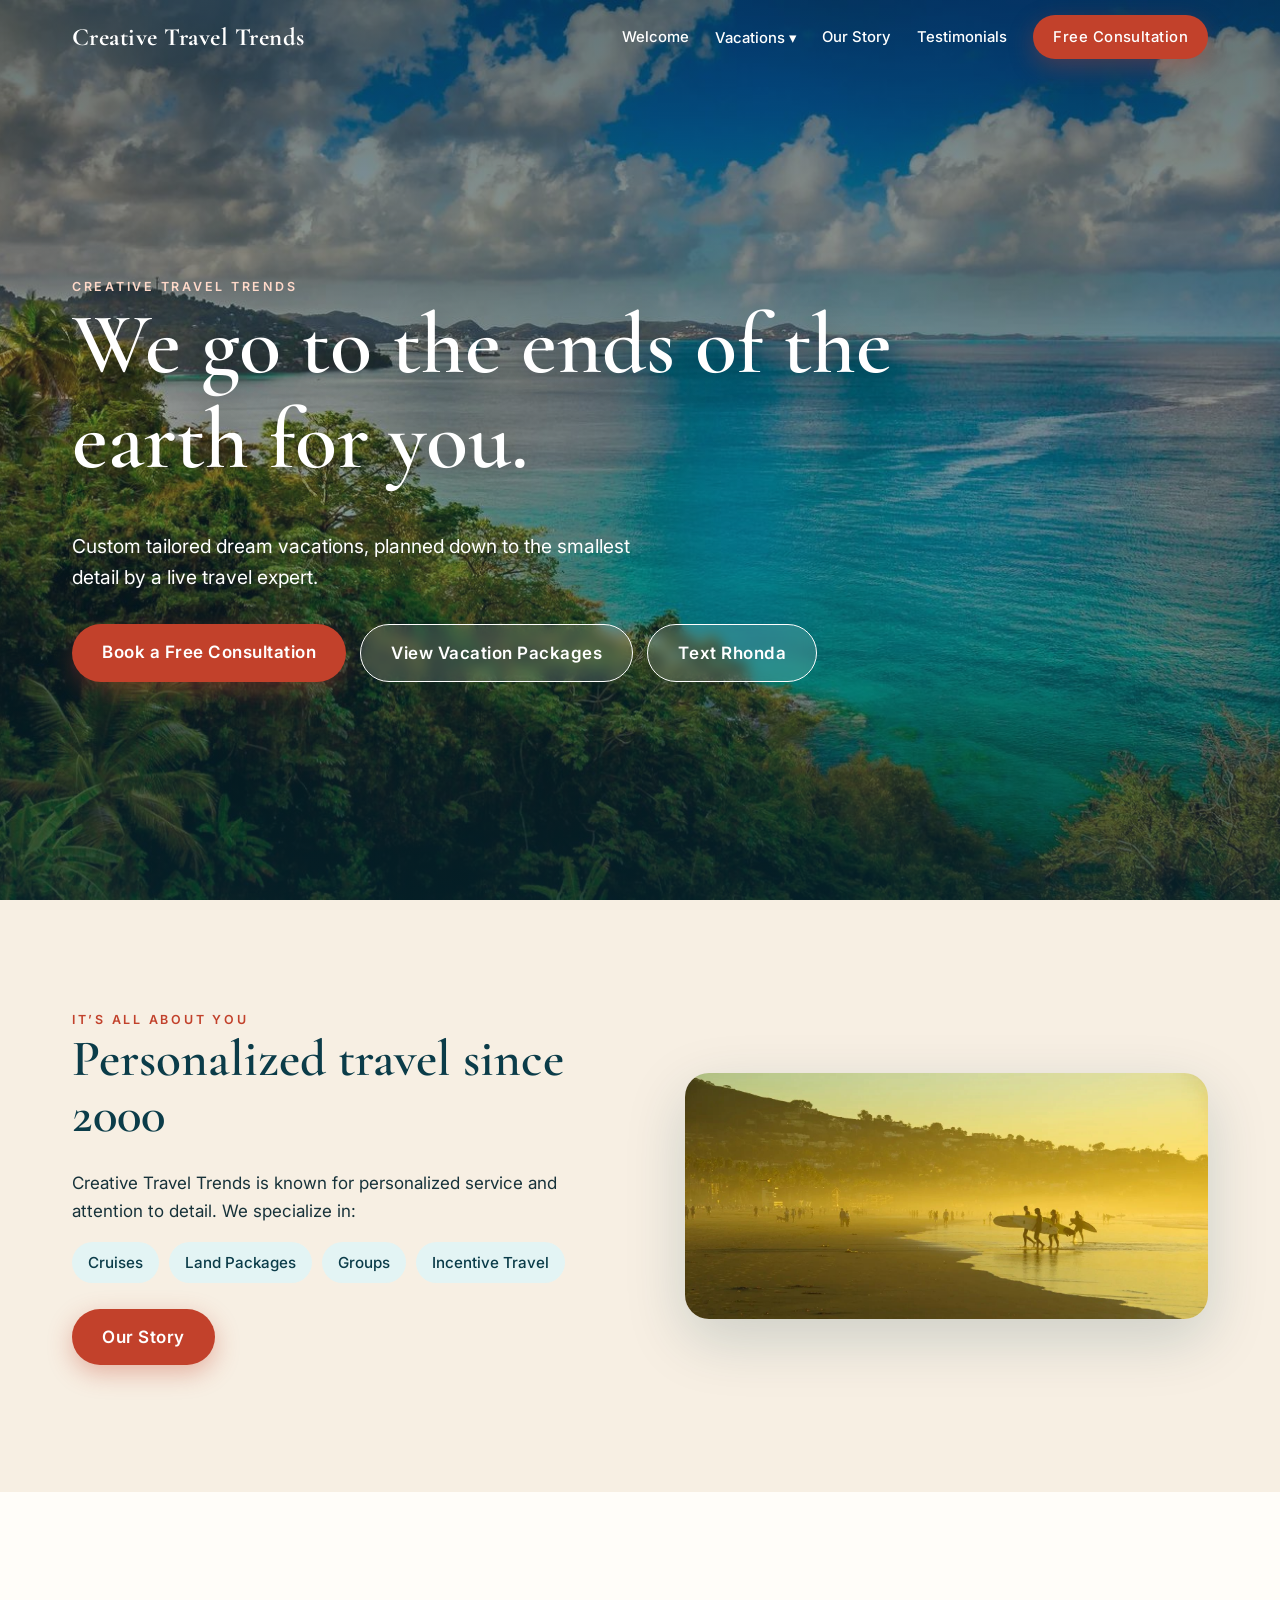
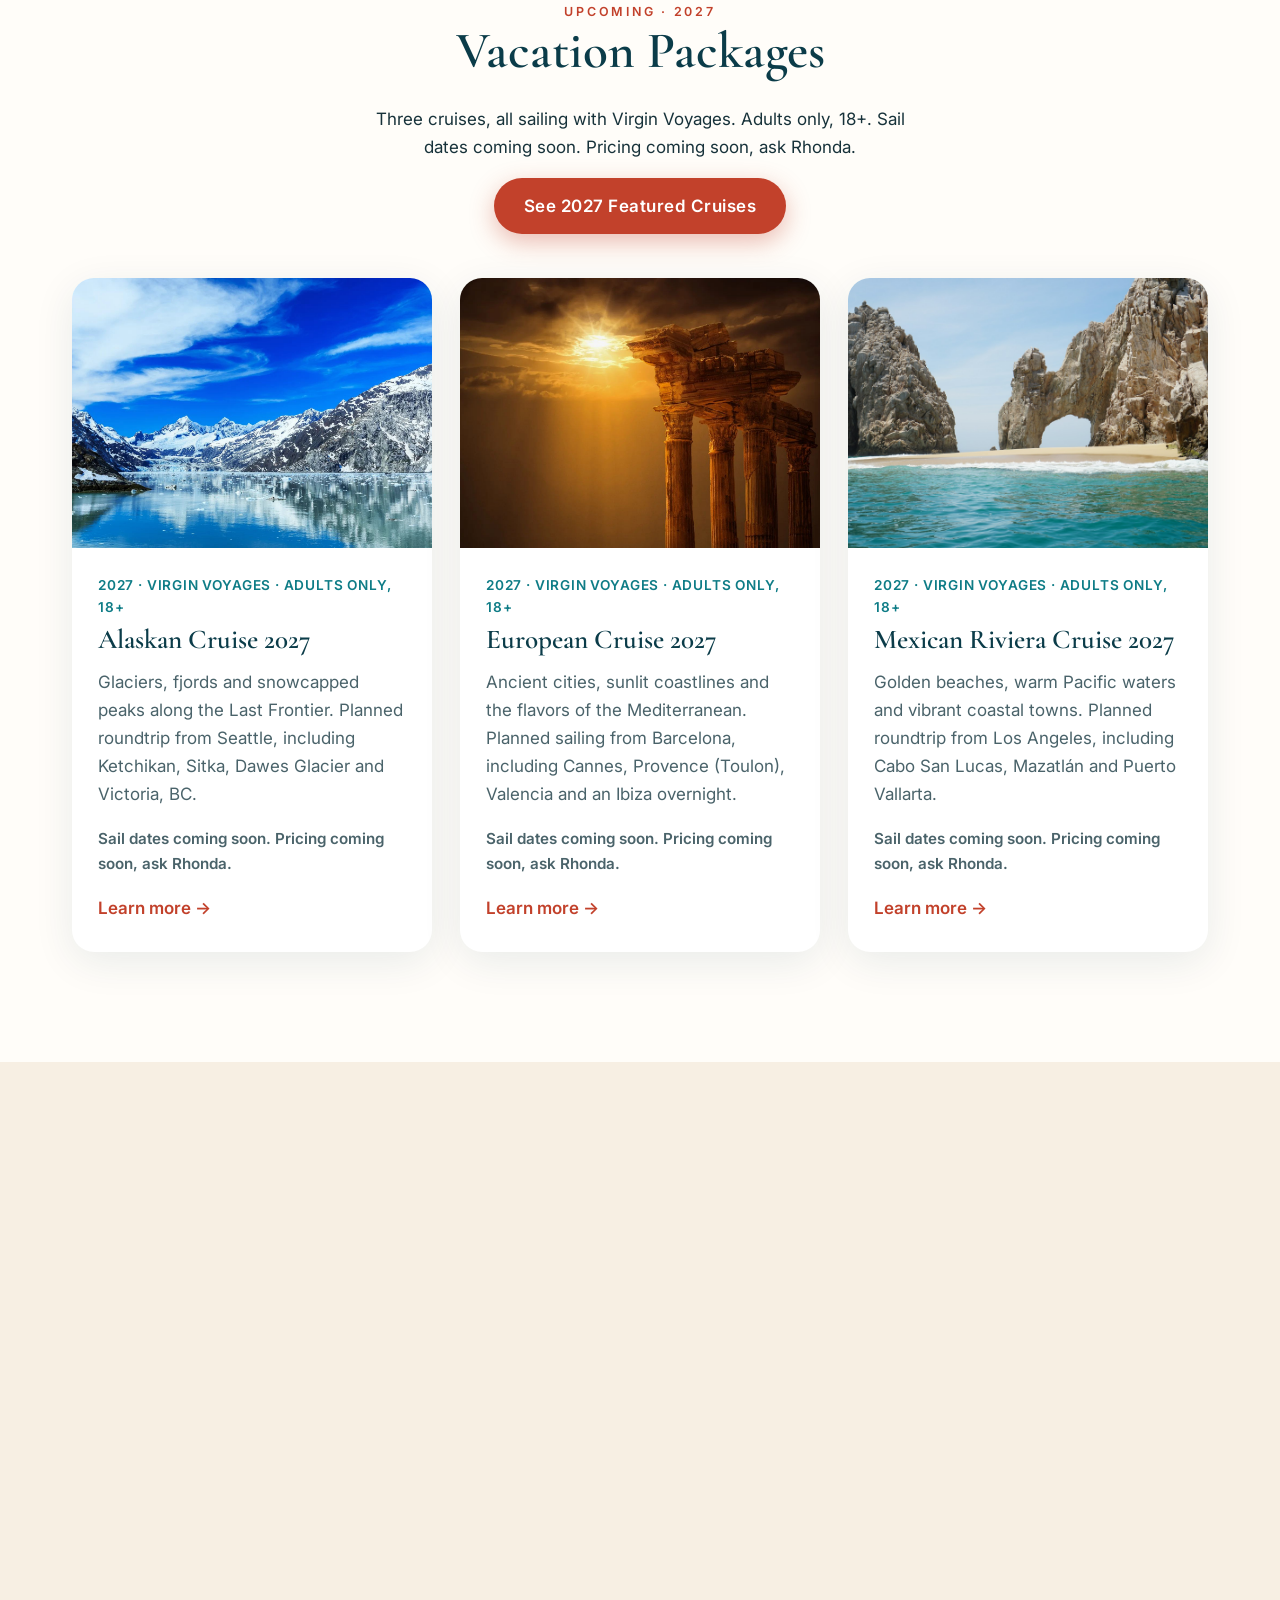
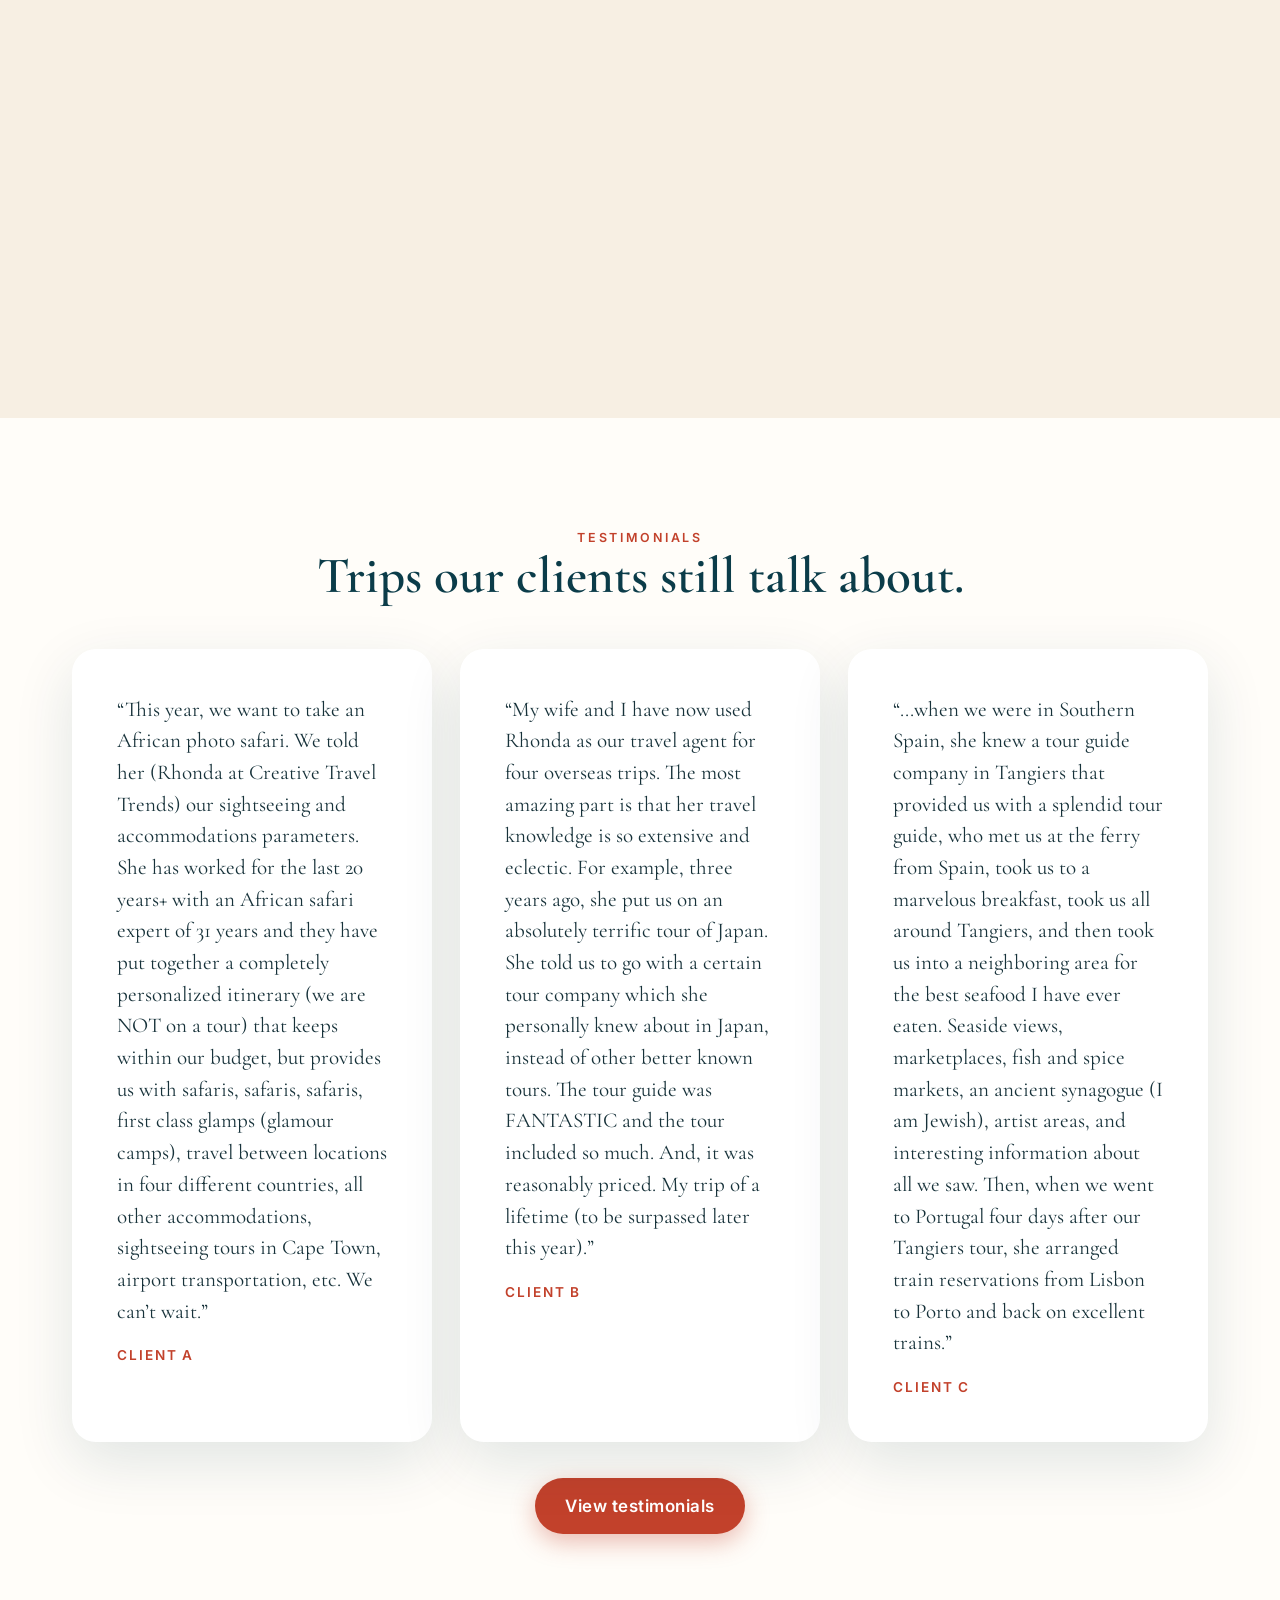
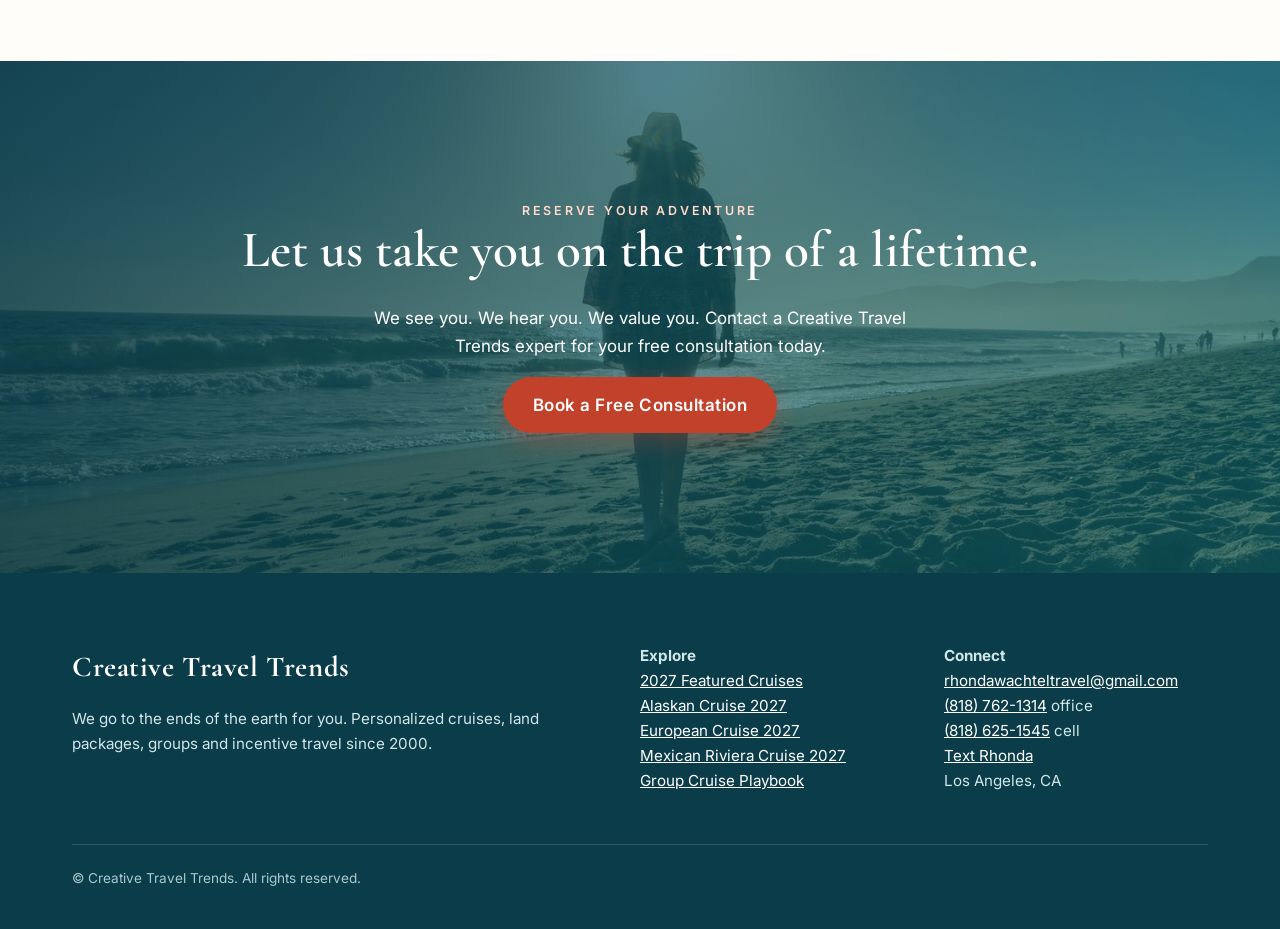
<file: index.html>
<!doctype html>
<html lang="en">
<head>
<meta charset="utf-8">
<meta name="viewport" content="width=device-width,initial-scale=1">
<title>Creative Travel Trends</title>
<meta name="description" content="Personalized cruises, land packages, groups and incentive travel since 2000. Three 2027 Virgin Voyages group cruises, adults only (18+). Sail dates and pricing coming soon.">
<meta property="og:title" content="Creative Travel Trends">
<meta property="og:description" content="Personalized cruises, land packages, groups and incentive travel since 2000. Three 2027 Virgin Voyages group cruises, adults only (18+). Sail dates and pricing coming soon.">
<meta property="og:url" content="https://www.creativetraveltrends.com/">
<meta property="og:type" content="website">
<meta property="og:site_name" content="Creative Travel Trends">
<meta property="og:image" content="https://www.creativetraveltrends.com/img/paradise-bay.jpg">
<meta property="og:image:type" content="image/jpeg">
<meta property="og:image:alt" content="Turquoise bay and coastline">
<meta name="twitter:card" content="summary_large_image">
<meta name="twitter:title" content="Creative Travel Trends">
<meta name="twitter:description" content="Personalized cruises, land packages, groups and incentive travel since 2000. Three 2027 Virgin Voyages group cruises, adults only (18+). Sail dates and pricing coming soon.">
<meta name="twitter:image" content="https://www.creativetraveltrends.com/img/paradise-bay.jpg">
<meta name="twitter:image:alt" content="Turquoise bay and coastline">
<link rel="preconnect" href="https://fonts.googleapis.com">
<link rel="preconnect" href="https://fonts.gstatic.com" crossorigin>
<link href="https://fonts.googleapis.com/css2?family=Cormorant+Garamond:wght@500;600;700&family=Inter:wght@400;500;600;800&display=swap" rel="stylesheet">
<link rel="stylesheet" href="style.css?v=8">
</head>
<body>
<header class="nav">
<div class="wrap">
<a class="brand" href="index.html">Creative Travel Trends</a>
<button class="burger" aria-label="Menu" aria-expanded="false">&#9776;</button>
<nav class="links" aria-label="Main">
<a href="index.html">Welcome</a>
<div class="drop"><a href="index.html#packages">Vacations &#9662;</a>
<div>
<a href="featured-cruises.html">2027 Featured Cruises</a>
<a href="alaska-cruise.html">Alaskan Cruise</a>
<a href="european-cruise.html">European Cruise</a>
<a href="mexican-riviera.html">Mexican Riviera Cruise</a>
</div></div>
<a href="our-story.html">Our Story</a>
<a href="testimonials.html">Testimonials</a>
<a class="btn" href="connect.html">Free Consultation</a>
</nav>
</div>
</header>
<main>
<section class="hero" style="background-image:url(img/paradise-bay.jpg)">
<div class="wrap reveal">
<div class="eyebrow">Creative Travel Trends</div>
<h1>We go to the ends of the earth for you.</h1>
<p class="lead">Custom tailored dream vacations, planned down to the smallest detail by a live travel expert.</p>
<div class="cta-row">
<a class="btn" href="connect.html#consult">Book a Free Consultation</a>
<a class="btn ghost" href="#packages">View Vacation Packages</a>
<a class="btn ghost" href="sms:8186251545?&body=Hi%20Rhonda%21%20I%20would%20like%20a%20free%20consultation%20about%20the%202027%20Virgin%20Voyages%20cruises.">Text Rhonda</a>
</div>
</div>
</section>

<section class="sand">
<div class="wrap split">
<div class="reveal">
<div class="eyebrow">It&rsquo;s all about you</div>
<h2>Personalized travel since 2000</h2>
<p>Creative Travel Trends is known for personalized service and attention to detail. We specialize in:</p>
<ul class="pills"><li>Cruises</li><li>Land Packages</li><li>Groups</li><li>Incentive Travel</li></ul>
<p style="margin-top:26px"><a class="btn" href="our-story.html">Our Story</a></p>
</div>
<img class="reveal" src="img/surf-beach.jpg" alt="Surfers walking on a golden beach" loading="lazy">
</div>
</section>

<section id="packages">
<div class="wrap">
<div class="center reveal">
<div class="eyebrow">Upcoming &middot; 2027</div>
<h2>Vacation Packages</h2>
<p style="max-width:560px">Three cruises, all sailing with Virgin Voyages. Adults only, 18+. Sail dates coming soon. Pricing coming soon, ask Rhonda.</p>
<p><a class="btn" href="featured-cruises.html">See 2027 Featured Cruises</a></p>
</div>
<div class="grid" style="margin-top:44px">
<article class="card reveal">
<img src="img/alaska-glacier.jpg" alt="Glacier and snowcapped peaks in Alaska" loading="lazy">
<div class="body">
<div class="meta">2027 &middot; Virgin Voyages &middot; Adults only, 18+</div>
<h3>Alaskan Cruise 2027</h3>
<p>Glaciers, fjords and snowcapped peaks along the Last Frontier. Planned roundtrip from Seattle, including Ketchikan, Sitka, Dawes Glacier and Victoria, BC.</p>
<p class="coming">Sail dates coming soon. Pricing coming soon, ask Rhonda.</p>
<a class="more" href="alaska-cruise.html">Learn more &rarr;</a>
</div>
</article>
<article class="card reveal">
<img src="img/ancient-sunset.jpg" alt="Sunlit ancient columns at sunset" loading="lazy">
<div class="body">
<div class="meta">2027 &middot; Virgin Voyages &middot; Adults only, 18+</div>
<h3>European Cruise 2027</h3>
<p>Ancient cities, sunlit coastlines and the flavors of the Mediterranean. Planned sailing from Barcelona, including Cannes, Provence (Toulon), Valencia and an Ibiza overnight.</p>
<p class="coming">Sail dates coming soon. Pricing coming soon, ask Rhonda.</p>
<a class="more" href="european-cruise.html">Learn more &rarr;</a>
</div>
</article>
<article class="card reveal">
<img src="img/mexican-riviera.jpg" alt="El Arco rock formation in Cabo San Lucas" loading="lazy">
<div class="body">
<div class="meta">2027 &middot; Virgin Voyages &middot; Adults only, 18+</div>
<h3>Mexican Riviera Cruise 2027</h3>
<p>Golden beaches, warm Pacific waters and vibrant coastal towns. Planned roundtrip from Los Angeles, including Cabo San Lucas, Mazatl&aacute;n and Puerto Vallarta.</p>
<p class="coming">Sail dates coming soon. Pricing coming soon, ask Rhonda.</p>
<a class="more" href="mexican-riviera.html">Learn more &rarr;</a>
</div>
</article>
</div>
</div>
</section>

<section class="sand" id="groups">
<div class="wrap split">
<div class="reveal">
<div class="eyebrow">Groups &amp; incentives</div>
<h2>Planning a group, wedding party, or company incentive?</h2>
<p>Rhonda will run the details and close the booking, so the organizer does not have to become the travel agent. These 2027 Virgin Voyages sailings are adults only (18+), which suits friend groups, alumni, wedding parties, and company trips.</p>
<p>The Mexican Riviera sailing is planned as a roundtrip from Los Angeles, which is often the easiest starting point for local teams and guests.</p>
<p style="margin-top:26px"><a class="btn" href="connect.html#consult">Start a group consultation</a></p>
</div>
<div class="glass reveal" style="background:#fff">
<div class="eyebrow">Free planning guide</div>
<h2>Get the Group Cruise Playbook</h2>
<p>A short, honest guide to adults-only group cruising in 2027, with a comparison of the three destinations. Sail dates and fares are listed as coming soon until they are confirmed.</p>
<form class="signup-form" id="signup" action="https://formsubmit.co/rhondawachteltravel@gmail.com" method="POST">
<input type="hidden" name="_subject" value="Email signup - Group Cruise Playbook">
<input type="hidden" name="_template" value="table">
<input type="hidden" name="_captcha" value="false">
<input type="hidden" name="_next" value="https://www.creativetraveltrends.com/thanks.html">
<input type="hidden" name="form_type" value="Email signup / lead magnet">
<input type="text" name="_honey" class="honey" tabindex="-1" autocomplete="off" aria-hidden="true">
<div class="field-row">
<div class="field">
<label for="signup-name">Name</label>
<input id="signup-name" type="text" name="name" required autocomplete="name">
</div>
<div class="field">
<label for="signup-email">Email</label>
<input id="signup-email" type="email" name="email" required autocomplete="email">
</div>
</div>
<div class="field">
<label for="signup-cruise">Cruise interest (optional)</label>
<select id="signup-cruise" name="cruise_interest">
<option value="">Select one</option>
<option value="Alaska">Alaska</option>
<option value="Europe">Europe</option>
<option value="Mexican Riviera">Mexican Riviera</option>
<option value="Not sure">Not sure</option>
</select>
</div>
<button type="submit" class="btn">Send me the playbook</button>
<p class="form-note">You will get the free Adults-Only Group Cruise Playbook, and a note when 2027 sail dates and fares are confirmed. This also emails Rhonda. The first signup sends her a FormSubmit confirmation she needs to approve.</p>
</form>

</div>
</div>
</section>

<section id="home-testimonials" style="scroll-margin-top:88px">
<div class="wrap">
<div class="center reveal">
<div class="eyebrow">Testimonials</div>
<h2>Trips our clients still talk about.</h2>
</div>
<div class="grid" style="margin-top:44px">
<div class="glass reveal" style="background:#fff">
<blockquote>&ldquo;This year, we want to take an African photo safari. We told her (Rhonda at Creative Travel Trends) our sightseeing and accommodations parameters. She has worked for the last 20 years+ with an African safari expert of 31 years and they have put together a completely personalized itinerary (we are NOT on a tour) that keeps within our budget, but provides us with safaris, safaris, safaris, first class glamps (glamour camps), travel between locations in four different countries, all other accommodations, sightseeing tours in Cape Town, airport transportation, etc. We can&rsquo;t wait.&rdquo;<cite>Client A</cite></blockquote>
</div>
<div class="glass reveal" style="background:#fff">
<blockquote>&ldquo;My wife and I have now used Rhonda as our travel agent for four overseas trips. The most amazing part is that her travel knowledge is so extensive and eclectic. For example, three years ago, she put us on an absolutely terrific tour of Japan. She told us to go with a certain tour company which she personally knew about in Japan, instead of other better known tours. The tour guide was FANTASTIC and the tour included so much. And, it was reasonably priced. My trip of a lifetime (to be surpassed later this year).&rdquo;<cite>Client B</cite></blockquote>
</div>
<div class="glass reveal" style="background:#fff">
<blockquote>&ldquo;...when we were in Southern Spain, she knew a tour guide company in Tangiers that provided us with a splendid tour guide, who met us at the ferry from Spain, took us to a marvelous breakfast, took us all around Tangiers, and then took us into a neighboring area for the best seafood I have ever eaten. Seaside views, marketplaces, fish and spice markets, an ancient synagogue (I am Jewish), artist areas, and interesting information about all we saw. Then, when we went to Portugal four days after our Tangiers tour, she arranged train reservations from Lisbon to Porto and back on excellent trains.&rdquo;<cite>Client C</cite></blockquote>
</div>
</div>
<p class="center reveal" style="margin-top:36px"><a class="btn" href="testimonials.html">View testimonials</a></p>
</div>
</section>

<section class="band" style="background-image:url(img/beach-walk.jpg)">
<div class="wrap center reveal">
<div class="eyebrow" style="color:#ffd9c9">Reserve your adventure</div>
<h2>Let us take you on the trip of a lifetime.</h2>
<p style="max-width:560px">We see you. We hear you. We value you. Contact a Creative Travel Trends expert for your free consultation today.</p>
<div class="cta-row" style="justify-content:center">
<a class="btn" href="connect.html#consult">Book a Free Consultation</a>
</div>
</div>
</section>

</main>
<footer>
<div class="wrap">
<div class="fgrid">
<div>
<div class="brand">Creative Travel Trends</div>
<p>We go to the ends of the earth for you. Personalized cruises, land packages, groups and incentive travel since 2000.</p>
</div>
<div><b>Explore</b><br>
<a href="featured-cruises.html">2027 Featured Cruises</a><br>
<a href="alaska-cruise.html">Alaskan Cruise 2027</a><br>
<a href="european-cruise.html">European Cruise 2027</a><br>
<a href="mexican-riviera.html">Mexican Riviera Cruise 2027</a><br>
<a href="group-cruise-playbook.html">Group Cruise Playbook</a>
</div>
<div><b>Connect</b><br>
<a href="mailto:rhondawachteltravel@gmail.com">rhondawachteltravel@gmail.com</a><br>
<a href="tel:+18187621314">(818) 762-1314</a> office<br>
<a href="tel:+18186251545">(818) 625-1545</a> cell<br>
<a href="sms:8186251545?&body=Hi%20Rhonda%21%20I%20would%20like%20a%20free%20consultation%20about%20the%202027%20Virgin%20Voyages%20cruises.">Text Rhonda</a><br>
Los Angeles, CA
</div>
</div>
<div class="fine">&copy; Creative Travel Trends. All rights reserved.</div>
</div>
</footer>
<script src="main.js"></script>
</body>
</html>
</file>
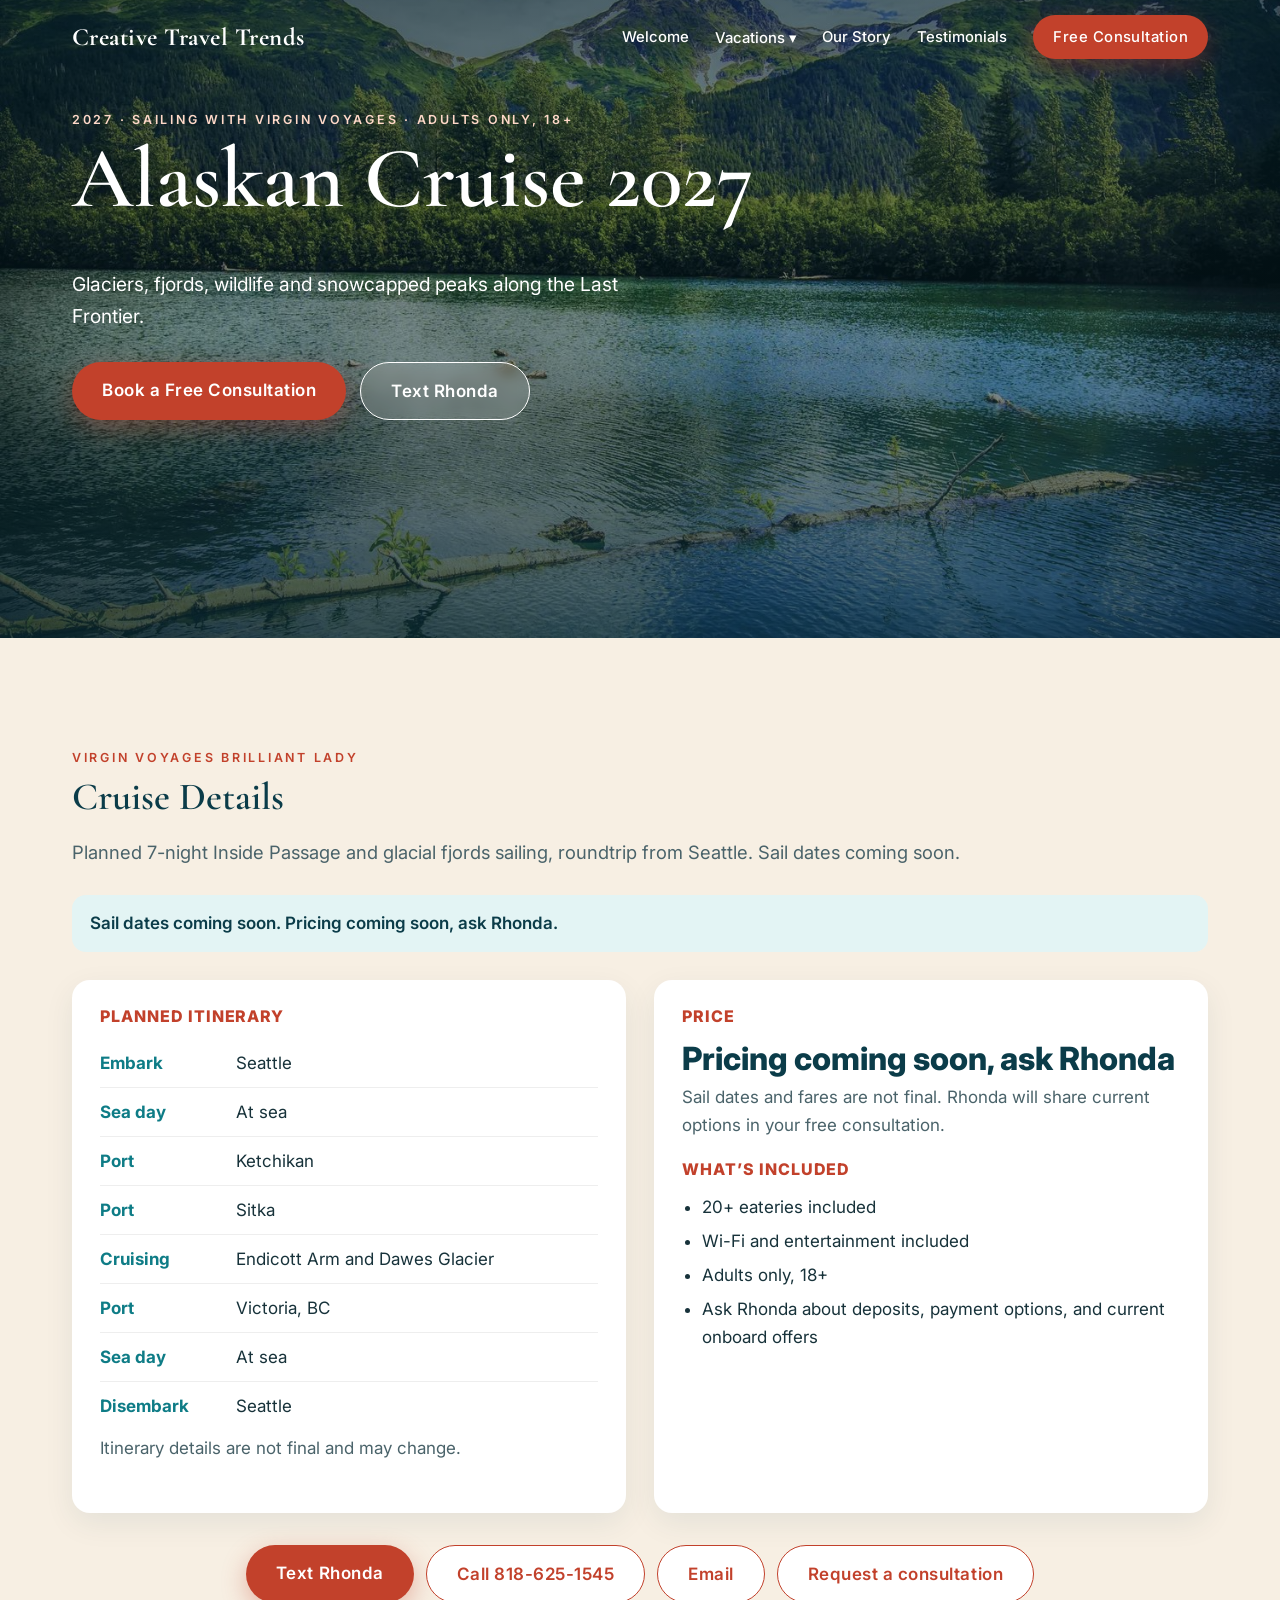
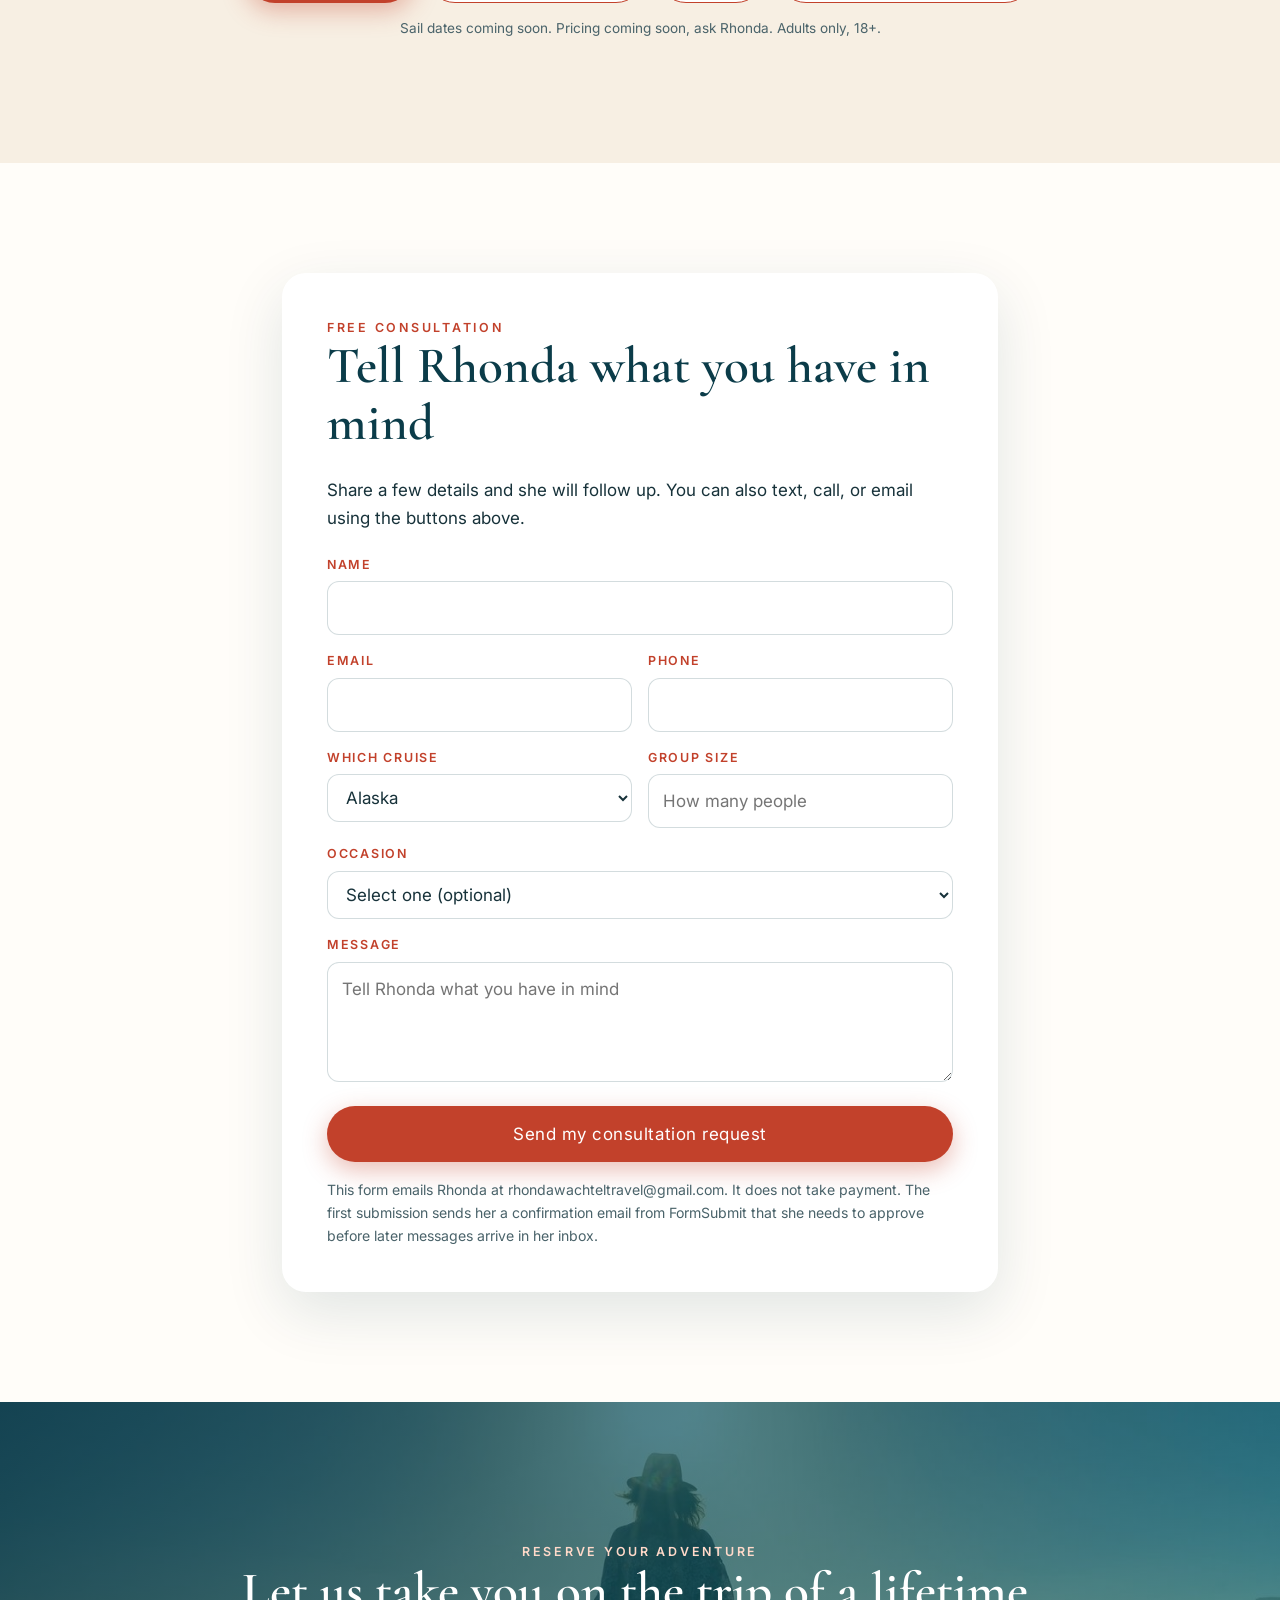
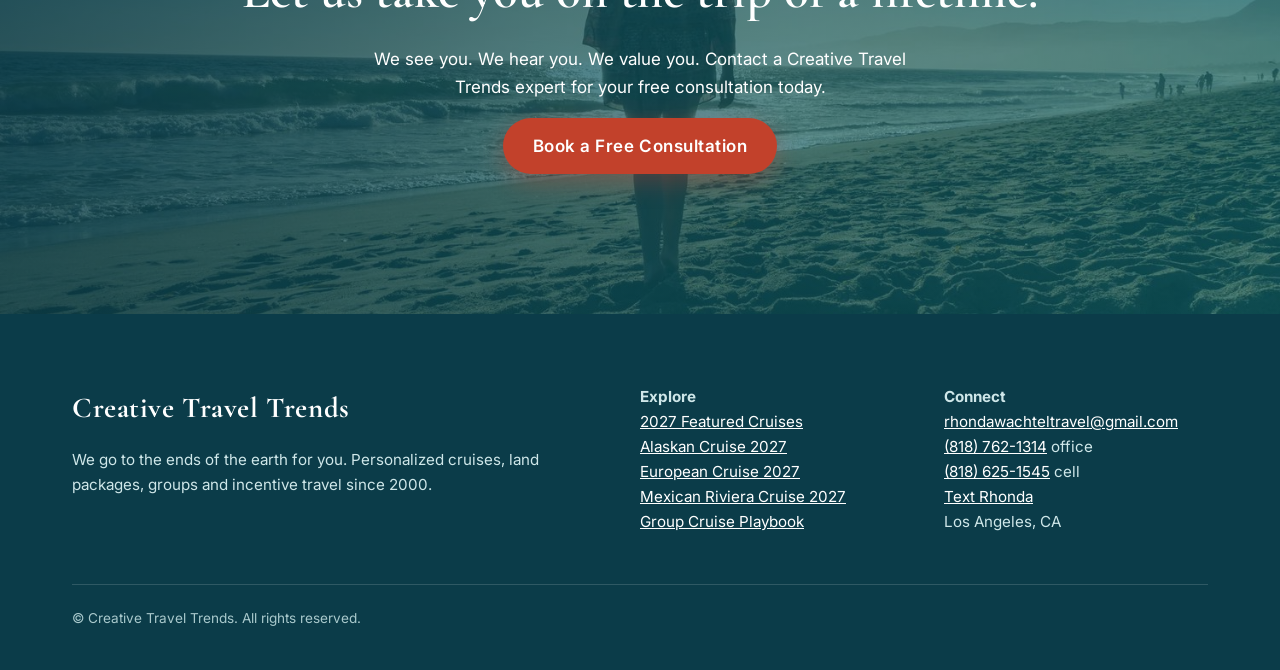
<file: alaska-cruise.html>
<!doctype html>
<html lang="en">
<head>
<meta charset="utf-8">
<meta name="viewport" content="width=device-width,initial-scale=1">
<title>Alaskan Cruise 2027 | Creative Travel Trends</title>
<meta name="description" content="2027 Virgin Voyages Alaska group cruise with Creative Travel Trends. Planned roundtrip from Seattle. Adults only, 18+. Sail dates coming soon. Pricing coming soon, ask Rhonda.">
<meta property="og:title" content="Alaskan Cruise 2027 | Creative Travel Trends">
<meta property="og:description" content="2027 Virgin Voyages Alaska group cruise with Creative Travel Trends. Planned roundtrip from Seattle. Adults only, 18+. Sail dates coming soon. Pricing coming soon, ask Rhonda.">
<meta property="og:url" content="https://www.creativetraveltrends.com/alaska-cruise.html">
<meta property="og:type" content="website">
<meta property="og:site_name" content="Creative Travel Trends">
<meta property="og:image" content="https://www.creativetraveltrends.com/img/alaska-glacier.jpg">
<meta property="og:image:type" content="image/jpeg">
<meta property="og:image:alt" content="Glacier and snowcapped peaks in Alaska">
<meta name="twitter:card" content="summary_large_image">
<meta name="twitter:title" content="Alaskan Cruise 2027 | Creative Travel Trends">
<meta name="twitter:description" content="2027 Virgin Voyages Alaska group cruise with Creative Travel Trends. Planned roundtrip from Seattle. Adults only, 18+. Sail dates coming soon. Pricing coming soon, ask Rhonda.">
<meta name="twitter:image" content="https://www.creativetraveltrends.com/img/alaska-glacier.jpg">
<meta name="twitter:image:alt" content="Glacier and snowcapped peaks in Alaska">
<link rel="preconnect" href="https://fonts.googleapis.com">
<link rel="preconnect" href="https://fonts.gstatic.com" crossorigin>
<link href="https://fonts.googleapis.com/css2?family=Cormorant+Garamond:wght@500;600;700&family=Inter:wght@400;500;600;800&display=swap" rel="stylesheet">
<link rel="stylesheet" href="style.css?v=8">
</head>
<body>
<header class="nav">
<div class="wrap">
<a class="brand" href="index.html">Creative Travel Trends</a>
<button class="burger" aria-label="Menu" aria-expanded="false">&#9776;</button>
<nav class="links" aria-label="Main">
<a href="index.html">Welcome</a>
<div class="drop"><a href="index.html#packages">Vacations &#9662;</a>
<div>
<a href="featured-cruises.html">2027 Featured Cruises</a>
<a href="alaska-cruise.html">Alaskan Cruise</a>
<a href="european-cruise.html">European Cruise</a>
<a href="mexican-riviera.html">Mexican Riviera Cruise</a>
</div></div>
<a href="our-story.html">Our Story</a>
<a href="testimonials.html">Testimonials</a>
<a class="btn" href="connect.html">Free Consultation</a>
</nav>
</div>
</header>
<main>
<section class="hero short" style="background-image:url(img/alaska-lake.jpg)">
<div class="wrap reveal">
<div class="eyebrow">2027 &middot; Sailing with Virgin Voyages &middot; Adults only, 18+</div>
<h1>Alaskan Cruise 2027</h1>
<p class="lead">Glaciers, fjords, wildlife and snowcapped peaks along the Last Frontier.</p>
<div class="cta-row">
<a class="btn" href="#consult">Book a Free Consultation</a>
<a class="btn ghost" href="sms:8186251545?&body=Hi%20Rhonda%21%20I%27m%20interested%20in%20the%202027%20Alaska%20cruise%20on%20Virgin%20Voyages.%20Can%20you%20send%20me%20details%3F">Text Rhonda</a>
</div>
</div>
</section>
<section class="sand cdetails">
<div class="wrap reveal">
<div class="eyebrow">Virgin Voyages Brilliant Lady</div>
<h2>Cruise Details</h2>
<p class="lead2">Planned 7-night Inside Passage and glacial fjords sailing, roundtrip from Seattle. Sail dates coming soon.</p>
<p class="coming-banner">Sail dates coming soon. Pricing coming soon, ask Rhonda.</p>
<div class="dgrid">
<div class="dbox">
<h3>Planned itinerary</h3>
<ul class="itin">
<li><b>Embark</b><span>Seattle</span></li>
<li><b>Sea day</b><span>At sea</span></li>
<li><b>Port</b><span>Ketchikan</span></li>
<li><b>Port</b><span>Sitka</span></li>
<li><b>Cruising</b><span>Endicott Arm and Dawes Glacier</span></li>
<li><b>Port</b><span>Victoria, BC</span></li>
<li><b>Sea day</b><span>At sea</span></li>
<li><b>Disembark</b><span>Seattle</span></li>
</ul>
<p class="pnote">Itinerary details are not final and may change.</p>
</div>
<div class="dbox">
<h3>Price</h3>
<div class="bigprice">Pricing coming soon, ask Rhonda</div>
<p class="pnote">Sail dates and fares are not final. Rhonda will share current options in your free consultation.</p>
<h3>What&rsquo;s included</h3>
<ul class="perks">
<li>20+ eateries included</li>
<li>Wi-Fi and entertainment included</li>
<li>Adults only, 18+</li>
<li>Ask Rhonda about deposits, payment options, and current onboard offers</li>
</ul>
</div>
</div>
<div class="cactions center">
<a class="btn" href="sms:8186251545?&body=Hi%20Rhonda%21%20I%27m%20interested%20in%20the%202027%20Alaska%20cruise%20on%20Virgin%20Voyages.%20Can%20you%20send%20me%20details%3F">Text Rhonda</a>
<a class="btn ghost2" href="tel:8186251545">Call 818-625-1545</a>
<a class="btn ghost2" href="mailto:rhondawachteltravel@gmail.com?subject=Alaska%20Cruise%202027">Email</a>
<a class="btn ghost2" href="#consult">Request a consultation</a>
</div>
<p class="fine2">Sail dates coming soon. Pricing coming soon, ask Rhonda. Adults only, 18+.</p>
</div>
</section>
<section>
<div class="wrap" style="max-width:760px">
<div class="glass reveal" style="background:#fff">
<div class="eyebrow">Free consultation</div>
<h2>Tell Rhonda what you have in mind</h2>
<p>Share a few details and she will follow up. You can also text, call, or email using the buttons above.</p>
<form class="lead-form" id="consult" action="https://formsubmit.co/rhondawachteltravel@gmail.com" method="POST">
<input type="hidden" name="_subject" value="Free consultation request - Creative Travel Trends">
<input type="hidden" name="_template" value="table">
<input type="hidden" name="_captcha" value="false">
<input type="hidden" name="_next" value="https://www.creativetraveltrends.com/thanks.html">
<input type="hidden" name="form_type" value="Free consultation">
<input type="text" name="_honey" class="honey" tabindex="-1" autocomplete="off" aria-hidden="true">
<div class="field">
<label for="consult-name">Name</label>
<input id="consult-name" type="text" name="name" required autocomplete="name">
</div>
<div class="field-row">
<div class="field">
<label for="consult-email">Email</label>
<input id="consult-email" type="email" name="email" required autocomplete="email">
</div>
<div class="field">
<label for="consult-phone">Phone</label>
<input id="consult-phone" type="tel" name="phone" autocomplete="tel">
</div>
</div>
<div class="field-row">
<div class="field">
<label for="consult-cruise">Which cruise</label>
<select id="consult-cruise" name="cruise" required>
<option value="Alaska" selected>Alaska</option><option value="Europe">Europe</option><option value="Mexican Riviera">Mexican Riviera</option><option value="Not sure">Not sure</option>
</select>
</div>
<div class="field">
<label for="consult-size">Group size</label>
<input id="consult-size" type="text" name="group_size" placeholder="How many people">
</div>
</div>
<div class="field">
<label for="consult-occasion">Occasion</label>
<select id="consult-occasion" name="occasion">
<option value="">Select one (optional)</option>
<option value="Couple's trip">Couple's trip</option>
<option value="Friends trip">Friends trip</option>
<option value="Milestone celebration">Milestone celebration</option>
<option value="Wedding party">Wedding party</option>
<option value="Company incentive">Company incentive</option>
<option value="Club or alumni group">Club or alumni group</option>
<option value="Other / not sure">Other / not sure</option>
</select>
</div>
<div class="field">
<label for="consult-message">Message</label>
<textarea id="consult-message" name="message" placeholder="Tell Rhonda what you have in mind"></textarea>
</div>
<button type="submit" class="btn">Send my consultation request</button>
<p class="form-note">This form emails Rhonda at rhondawachteltravel@gmail.com. It does not take payment. The first submission sends her a confirmation email from FormSubmit that she needs to approve before later messages arrive in her inbox.</p>
</form>

</div>
</div>
</section>
<section class="band" style="background-image:url(img/beach-walk.jpg)">
<div class="wrap center reveal">
<div class="eyebrow" style="color:#ffd9c9">Reserve your adventure</div>
<h2>Let us take you on the trip of a lifetime.</h2>
<p style="max-width:560px">We see you. We hear you. We value you. Contact a Creative Travel Trends expert for your free consultation today.</p>
<div class="cta-row" style="justify-content:center">
<a class="btn" href="connect.html#consult">Book a Free Consultation</a>
</div>
</div>
</section>

</main>
<footer>
<div class="wrap">
<div class="fgrid">
<div>
<div class="brand">Creative Travel Trends</div>
<p>We go to the ends of the earth for you. Personalized cruises, land packages, groups and incentive travel since 2000.</p>
</div>
<div><b>Explore</b><br>
<a href="featured-cruises.html">2027 Featured Cruises</a><br>
<a href="alaska-cruise.html">Alaskan Cruise 2027</a><br>
<a href="european-cruise.html">European Cruise 2027</a><br>
<a href="mexican-riviera.html">Mexican Riviera Cruise 2027</a><br>
<a href="group-cruise-playbook.html">Group Cruise Playbook</a>
</div>
<div><b>Connect</b><br>
<a href="mailto:rhondawachteltravel@gmail.com">rhondawachteltravel@gmail.com</a><br>
<a href="tel:+18187621314">(818) 762-1314</a> office<br>
<a href="tel:+18186251545">(818) 625-1545</a> cell<br>
<a href="sms:8186251545?&body=Hi%20Rhonda%21%20I%20would%20like%20a%20free%20consultation%20about%20the%202027%20Virgin%20Voyages%20cruises.">Text Rhonda</a><br>
Los Angeles, CA
</div>
</div>
<div class="fine">&copy; Creative Travel Trends. All rights reserved.</div>
</div>
</footer>
<script src="main.js"></script>
</body>
</html>
</file>
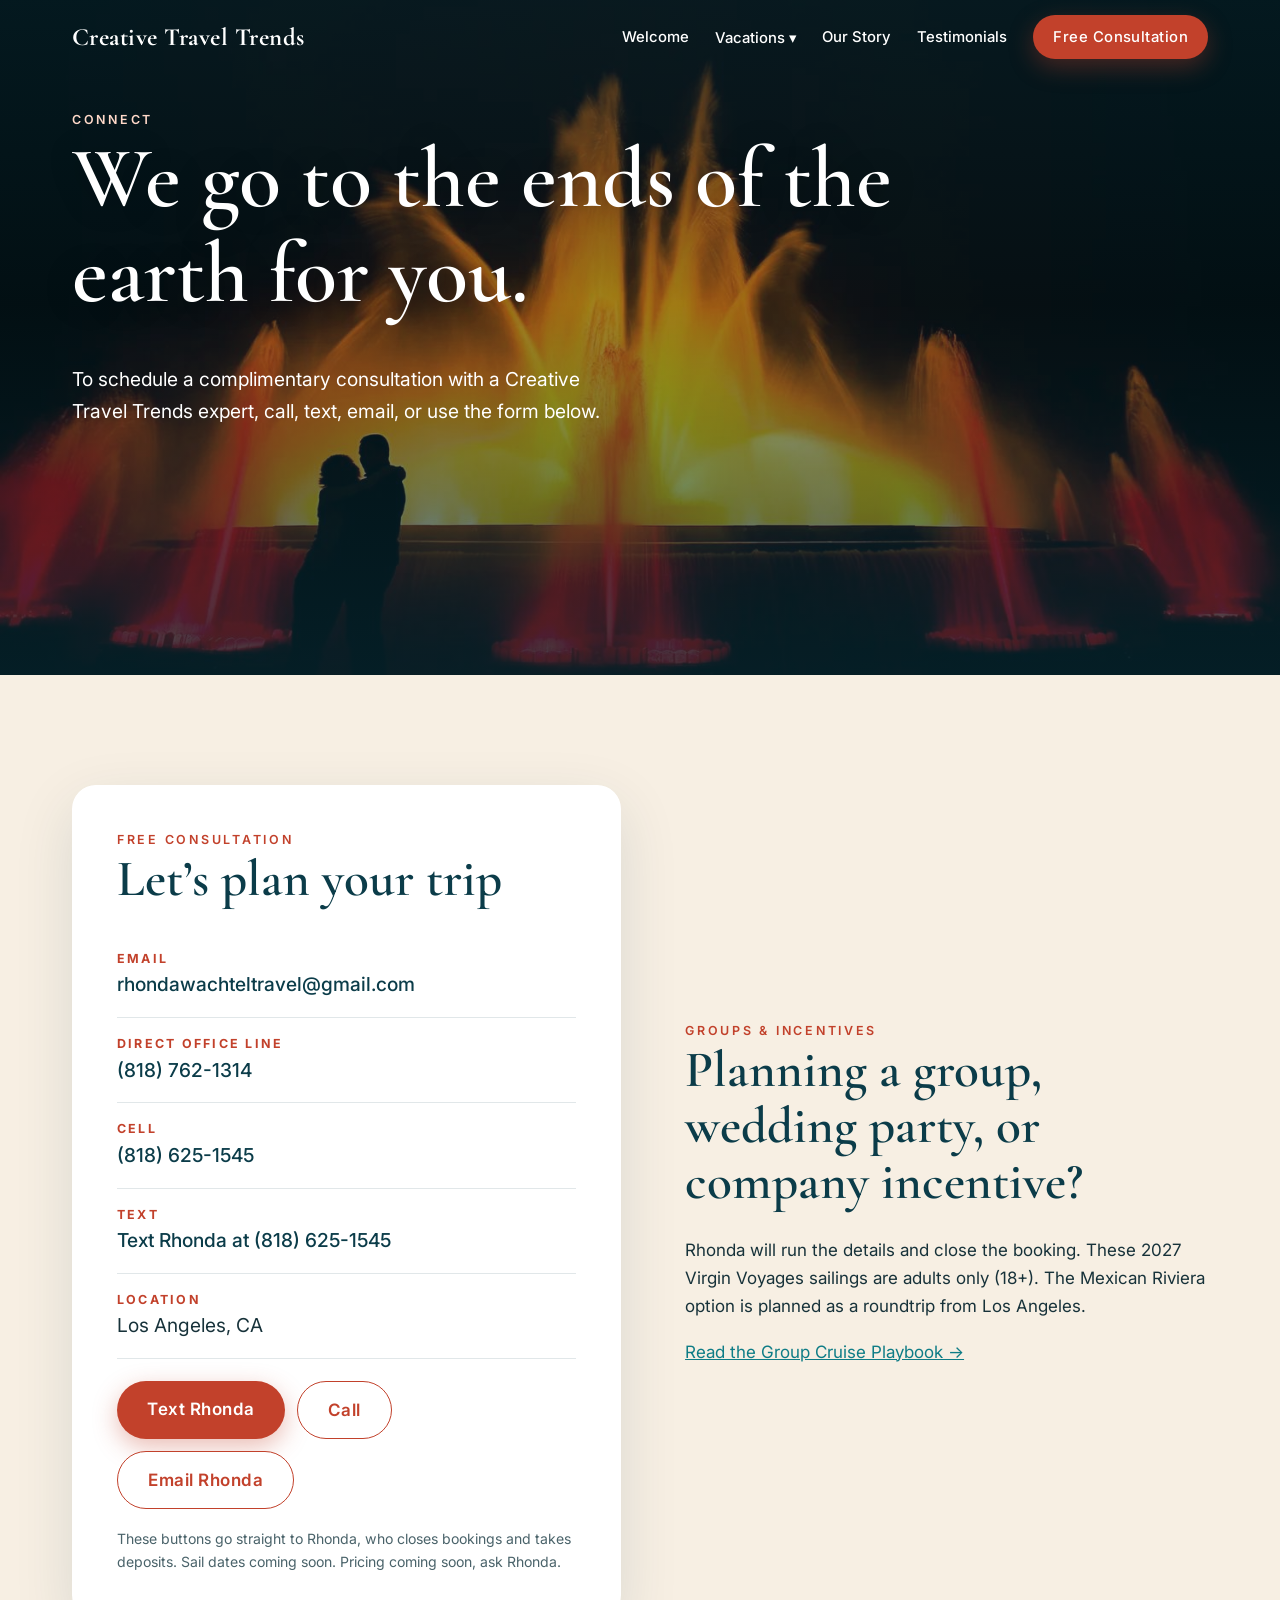
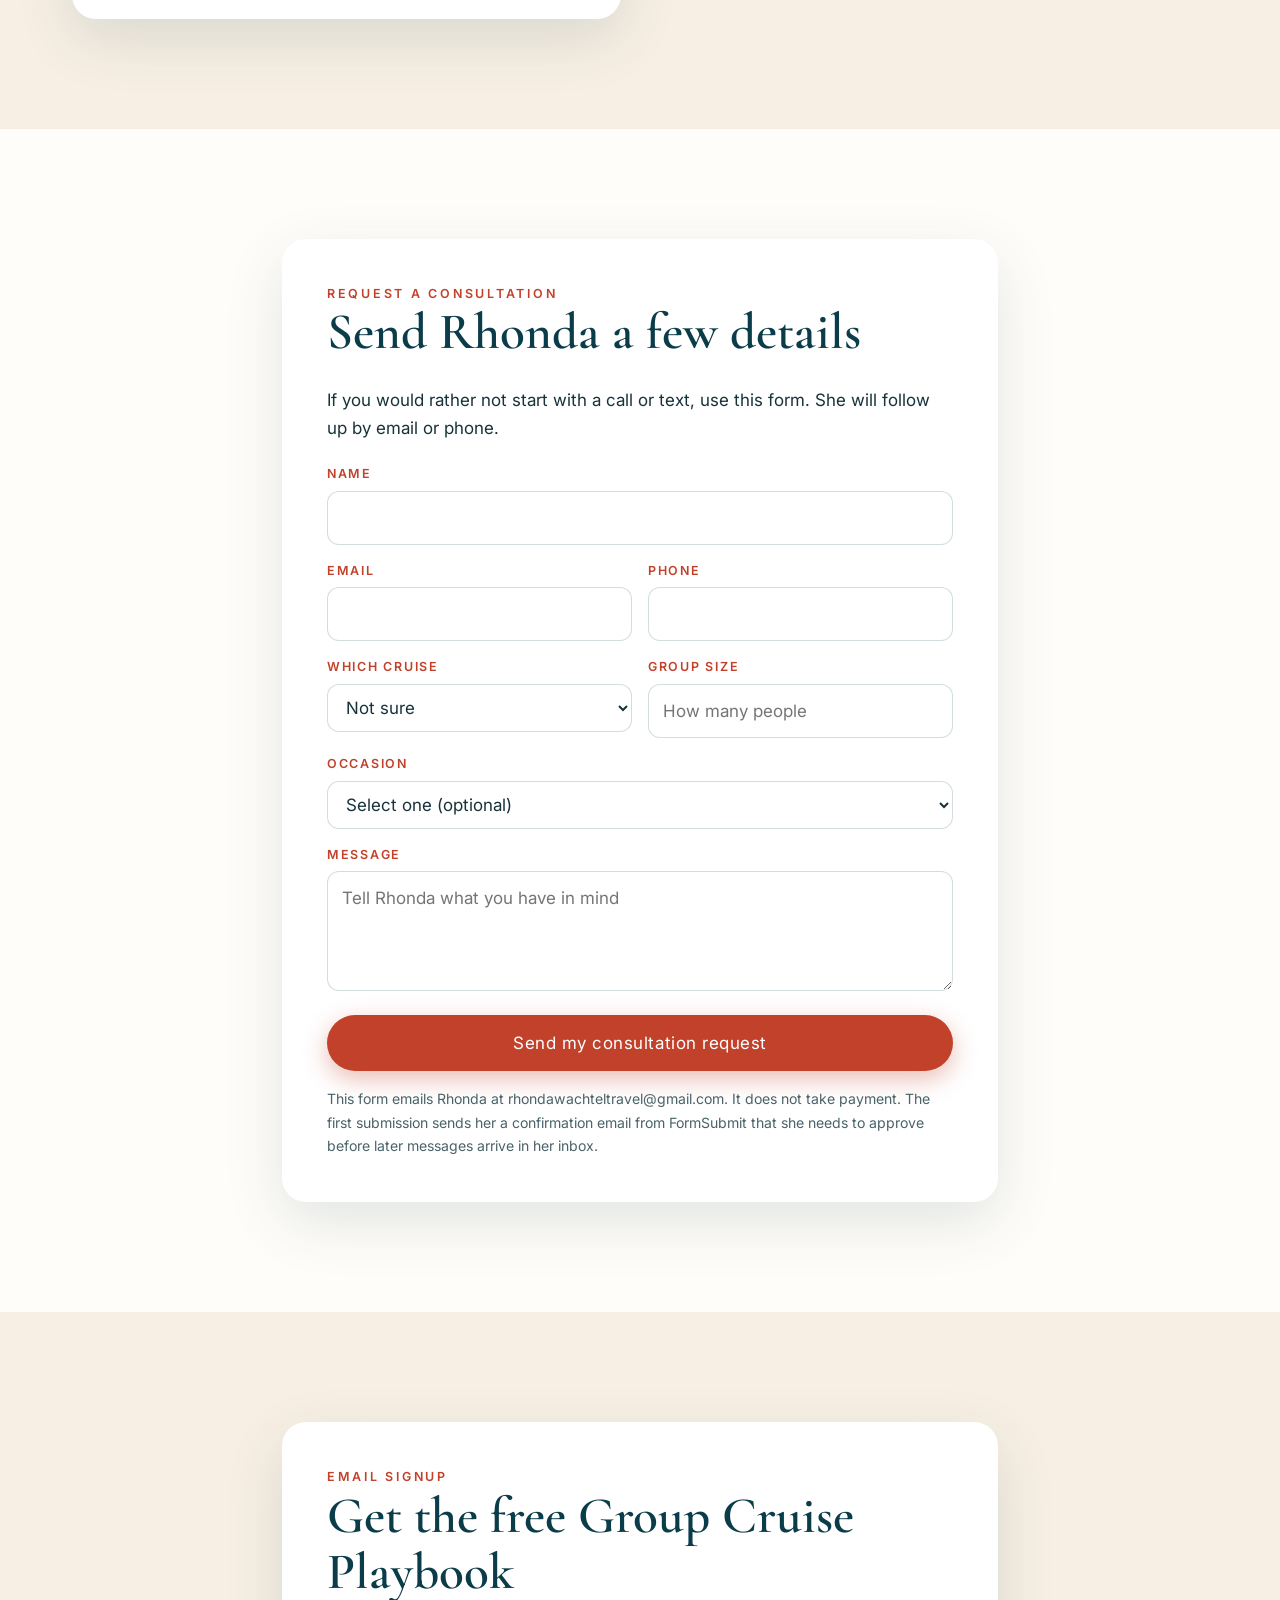
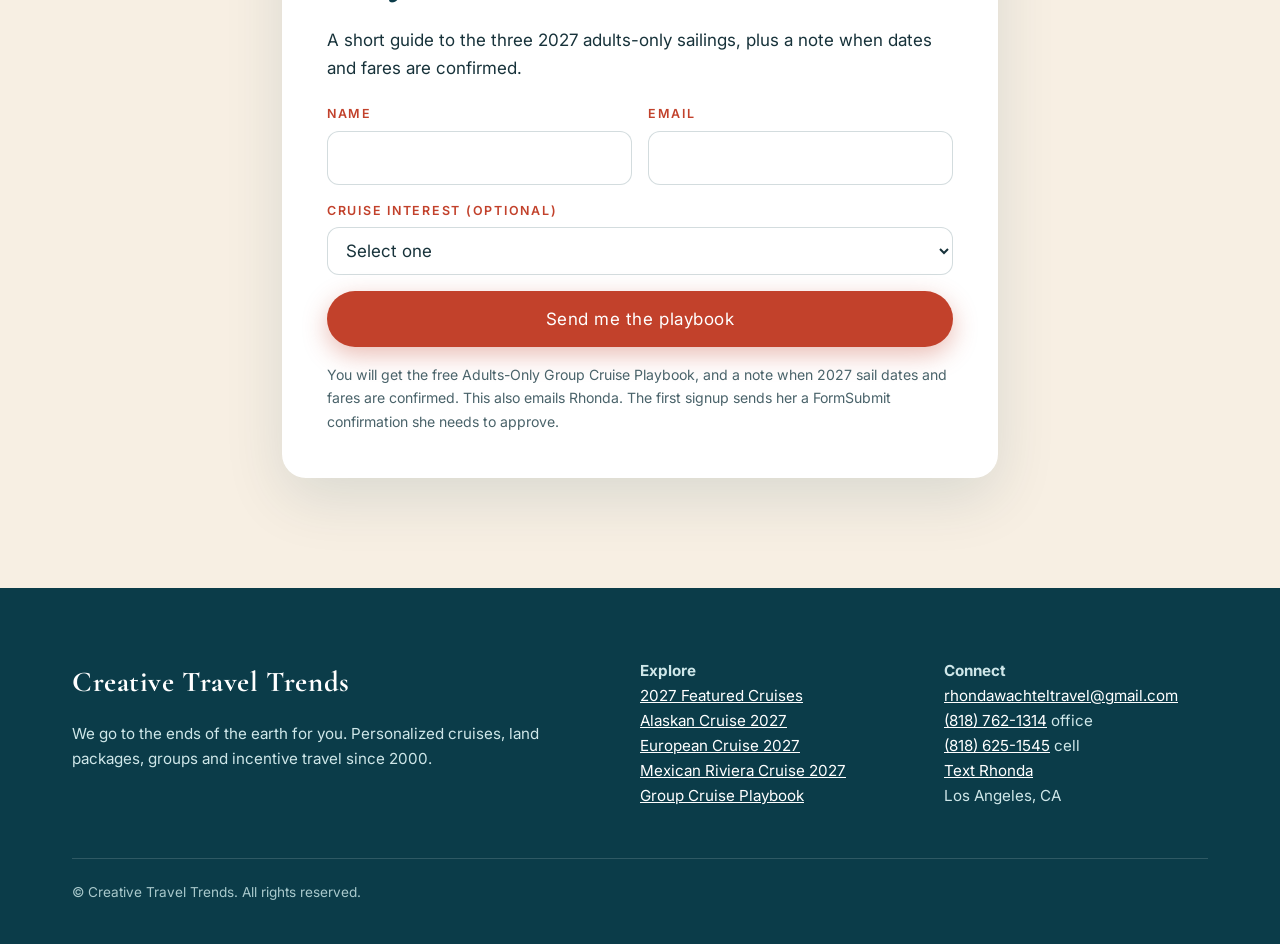
<file: connect.html>
<!doctype html>
<html lang="en">
<head>
<meta charset="utf-8">
<meta name="viewport" content="width=device-width,initial-scale=1">
<title>Connect | Creative Travel Trends</title>
<meta name="description" content="Book a free consultation with Rhonda at Creative Travel Trends. Text, call, or email, or send the consultation form. Sail dates and pricing for 2027 Virgin Voyages cruises coming soon.">
<meta property="og:title" content="Connect | Creative Travel Trends">
<meta property="og:description" content="Book a free consultation with Rhonda at Creative Travel Trends. Text, call, or email, or send the consultation form. Sail dates and pricing for 2027 Virgin Voyages cruises coming soon.">
<meta property="og:url" content="https://www.creativetraveltrends.com/connect.html">
<meta property="og:type" content="website">
<meta property="og:site_name" content="Creative Travel Trends">
<meta property="og:image" content="https://www.creativetraveltrends.com/img/fountain-couple.jpg">
<meta property="og:image:type" content="image/jpeg">
<meta property="og:image:alt" content="Couple silhouetted by a glowing fountain">
<meta name="twitter:card" content="summary_large_image">
<meta name="twitter:title" content="Connect | Creative Travel Trends">
<meta name="twitter:description" content="Book a free consultation with Rhonda at Creative Travel Trends. Text, call, or email, or send the consultation form. Sail dates and pricing for 2027 Virgin Voyages cruises coming soon.">
<meta name="twitter:image" content="https://www.creativetraveltrends.com/img/fountain-couple.jpg">
<meta name="twitter:image:alt" content="Couple silhouetted by a glowing fountain">
<link rel="preconnect" href="https://fonts.googleapis.com">
<link rel="preconnect" href="https://fonts.gstatic.com" crossorigin>
<link href="https://fonts.googleapis.com/css2?family=Cormorant+Garamond:wght@500;600;700&family=Inter:wght@400;500;600;800&display=swap" rel="stylesheet">
<link rel="stylesheet" href="style.css?v=8">
</head>
<body>
<header class="nav">
<div class="wrap">
<a class="brand" href="index.html">Creative Travel Trends</a>
<button class="burger" aria-label="Menu" aria-expanded="false">&#9776;</button>
<nav class="links" aria-label="Main">
<a href="index.html">Welcome</a>
<div class="drop"><a href="index.html#packages">Vacations &#9662;</a>
<div>
<a href="featured-cruises.html">2027 Featured Cruises</a>
<a href="alaska-cruise.html">Alaskan Cruise</a>
<a href="european-cruise.html">European Cruise</a>
<a href="mexican-riviera.html">Mexican Riviera Cruise</a>
</div></div>
<a href="our-story.html">Our Story</a>
<a href="testimonials.html">Testimonials</a>
<a class="btn" href="connect.html">Free Consultation</a>
</nav>
</div>
</header>
<main>
<section class="hero short" style="background-image:url(img/fountain-couple.jpg)">
<div class="wrap reveal">
<div class="eyebrow">Connect</div>
<h1>We go to the ends of the earth for you.</h1>
<p class="lead">To schedule a complimentary consultation with a Creative Travel Trends expert, call, text, email, or use the form below.</p>
</div>
</section>
<section class="sand">
<div class="wrap split">
<div class="glass reveal" style="background:#fff">
<div class="eyebrow">Free consultation</div>
<h2>Let&rsquo;s plan your trip</h2>
<ul class="contact-list">
<li><b>Email</b><a href="mailto:rhondawachteltravel@gmail.com?subject=Free%20Consultation">rhondawachteltravel@gmail.com</a></li>
<li><b>Direct office line</b><a href="tel:+18187621314">(818) 762-1314</a></li>
<li><b>Cell</b><a href="tel:+18186251545">(818) 625-1545</a></li>
<li><b>Text</b><a href="sms:8186251545?&body=Hi%20Rhonda%21%20I%20would%20like%20a%20free%20consultation%20about%20the%202027%20Virgin%20Voyages%20cruises.">Text Rhonda at (818) 625-1545</a></li>
<li><b>Location</b><span style="font-size:1.2rem">Los Angeles, CA</span></li>
</ul>
<div class="cactions" style="margin-top:22px">
<a class="btn" href="sms:8186251545?&body=Hi%20Rhonda%21%20I%20would%20like%20a%20free%20consultation%20about%20the%202027%20Virgin%20Voyages%20cruises.">Text Rhonda</a>
<a class="btn ghost2" href="tel:8186251545">Call</a>
<a class="btn ghost2" href="mailto:rhondawachteltravel@gmail.com?subject=Free%20Consultation">Email Rhonda</a>
</div>
<p class="form-note" style="margin-top:18px">These buttons go straight to Rhonda, who closes bookings and takes deposits. Sail dates coming soon. Pricing coming soon, ask Rhonda.</p>
</div>
<div class="reveal">
<div class="eyebrow">Groups &amp; incentives</div>
<h2>Planning a group, wedding party, or company incentive?</h2>
<p>Rhonda will run the details and close the booking. These 2027 Virgin Voyages sailings are adults only (18+). The Mexican Riviera option is planned as a roundtrip from Los Angeles.</p>
<p><a class="more" href="group-cruise-playbook.html">Read the Group Cruise Playbook &rarr;</a></p>
</div>
</div>
</section>
<section>
<div class="wrap" style="max-width:760px">
<div class="glass reveal" style="background:#fff">
<div class="eyebrow">Request a consultation</div>
<h2>Send Rhonda a few details</h2>
<p>If you would rather not start with a call or text, use this form. She will follow up by email or phone.</p>
<form class="lead-form" id="consult" action="https://formsubmit.co/rhondawachteltravel@gmail.com" method="POST">
<input type="hidden" name="_subject" value="Free consultation request - Creative Travel Trends">
<input type="hidden" name="_template" value="table">
<input type="hidden" name="_captcha" value="false">
<input type="hidden" name="_next" value="https://www.creativetraveltrends.com/thanks.html">
<input type="hidden" name="form_type" value="Free consultation">
<input type="text" name="_honey" class="honey" tabindex="-1" autocomplete="off" aria-hidden="true">
<div class="field">
<label for="consult-name">Name</label>
<input id="consult-name" type="text" name="name" required autocomplete="name">
</div>
<div class="field-row">
<div class="field">
<label for="consult-email">Email</label>
<input id="consult-email" type="email" name="email" required autocomplete="email">
</div>
<div class="field">
<label for="consult-phone">Phone</label>
<input id="consult-phone" type="tel" name="phone" autocomplete="tel">
</div>
</div>
<div class="field-row">
<div class="field">
<label for="consult-cruise">Which cruise</label>
<select id="consult-cruise" name="cruise" required>
<option value="Alaska">Alaska</option><option value="Europe">Europe</option><option value="Mexican Riviera">Mexican Riviera</option><option value="Not sure" selected>Not sure</option>
</select>
</div>
<div class="field">
<label for="consult-size">Group size</label>
<input id="consult-size" type="text" name="group_size" placeholder="How many people">
</div>
</div>
<div class="field">
<label for="consult-occasion">Occasion</label>
<select id="consult-occasion" name="occasion">
<option value="">Select one (optional)</option>
<option value="Couple's trip">Couple's trip</option>
<option value="Friends trip">Friends trip</option>
<option value="Milestone celebration">Milestone celebration</option>
<option value="Wedding party">Wedding party</option>
<option value="Company incentive">Company incentive</option>
<option value="Club or alumni group">Club or alumni group</option>
<option value="Other / not sure">Other / not sure</option>
</select>
</div>
<div class="field">
<label for="consult-message">Message</label>
<textarea id="consult-message" name="message" placeholder="Tell Rhonda what you have in mind"></textarea>
</div>
<button type="submit" class="btn">Send my consultation request</button>
<p class="form-note">This form emails Rhonda at rhondawachteltravel@gmail.com. It does not take payment. The first submission sends her a confirmation email from FormSubmit that she needs to approve before later messages arrive in her inbox.</p>
</form>

</div>
</div>
</section>
<section class="sand">
<div class="wrap" style="max-width:760px">
<div class="glass reveal" style="background:#fff">
<div class="eyebrow">Email signup</div>
<h2>Get the free Group Cruise Playbook</h2>
<p>A short guide to the three 2027 adults-only sailings, plus a note when dates and fares are confirmed.</p>
<form class="signup-form" id="signup" action="https://formsubmit.co/rhondawachteltravel@gmail.com" method="POST">
<input type="hidden" name="_subject" value="Email signup - Group Cruise Playbook">
<input type="hidden" name="_template" value="table">
<input type="hidden" name="_captcha" value="false">
<input type="hidden" name="_next" value="https://www.creativetraveltrends.com/thanks.html">
<input type="hidden" name="form_type" value="Email signup / lead magnet">
<input type="text" name="_honey" class="honey" tabindex="-1" autocomplete="off" aria-hidden="true">
<div class="field-row">
<div class="field">
<label for="signup-name">Name</label>
<input id="signup-name" type="text" name="name" required autocomplete="name">
</div>
<div class="field">
<label for="signup-email">Email</label>
<input id="signup-email" type="email" name="email" required autocomplete="email">
</div>
</div>
<div class="field">
<label for="signup-cruise">Cruise interest (optional)</label>
<select id="signup-cruise" name="cruise_interest">
<option value="">Select one</option>
<option value="Alaska">Alaska</option>
<option value="Europe">Europe</option>
<option value="Mexican Riviera">Mexican Riviera</option>
<option value="Not sure">Not sure</option>
</select>
</div>
<button type="submit" class="btn">Send me the playbook</button>
<p class="form-note">You will get the free Adults-Only Group Cruise Playbook, and a note when 2027 sail dates and fares are confirmed. This also emails Rhonda. The first signup sends her a FormSubmit confirmation she needs to approve.</p>
</form>

</div>
</div>
</section>
</main>
<footer>
<div class="wrap">
<div class="fgrid">
<div>
<div class="brand">Creative Travel Trends</div>
<p>We go to the ends of the earth for you. Personalized cruises, land packages, groups and incentive travel since 2000.</p>
</div>
<div><b>Explore</b><br>
<a href="featured-cruises.html">2027 Featured Cruises</a><br>
<a href="alaska-cruise.html">Alaskan Cruise 2027</a><br>
<a href="european-cruise.html">European Cruise 2027</a><br>
<a href="mexican-riviera.html">Mexican Riviera Cruise 2027</a><br>
<a href="group-cruise-playbook.html">Group Cruise Playbook</a>
</div>
<div><b>Connect</b><br>
<a href="mailto:rhondawachteltravel@gmail.com">rhondawachteltravel@gmail.com</a><br>
<a href="tel:+18187621314">(818) 762-1314</a> office<br>
<a href="tel:+18186251545">(818) 625-1545</a> cell<br>
<a href="sms:8186251545?&body=Hi%20Rhonda%21%20I%20would%20like%20a%20free%20consultation%20about%20the%202027%20Virgin%20Voyages%20cruises.">Text Rhonda</a><br>
Los Angeles, CA
</div>
</div>
<div class="fine">&copy; Creative Travel Trends. All rights reserved.</div>
</div>
</footer>
<script src="main.js"></script>
</body>
</html>
</file>
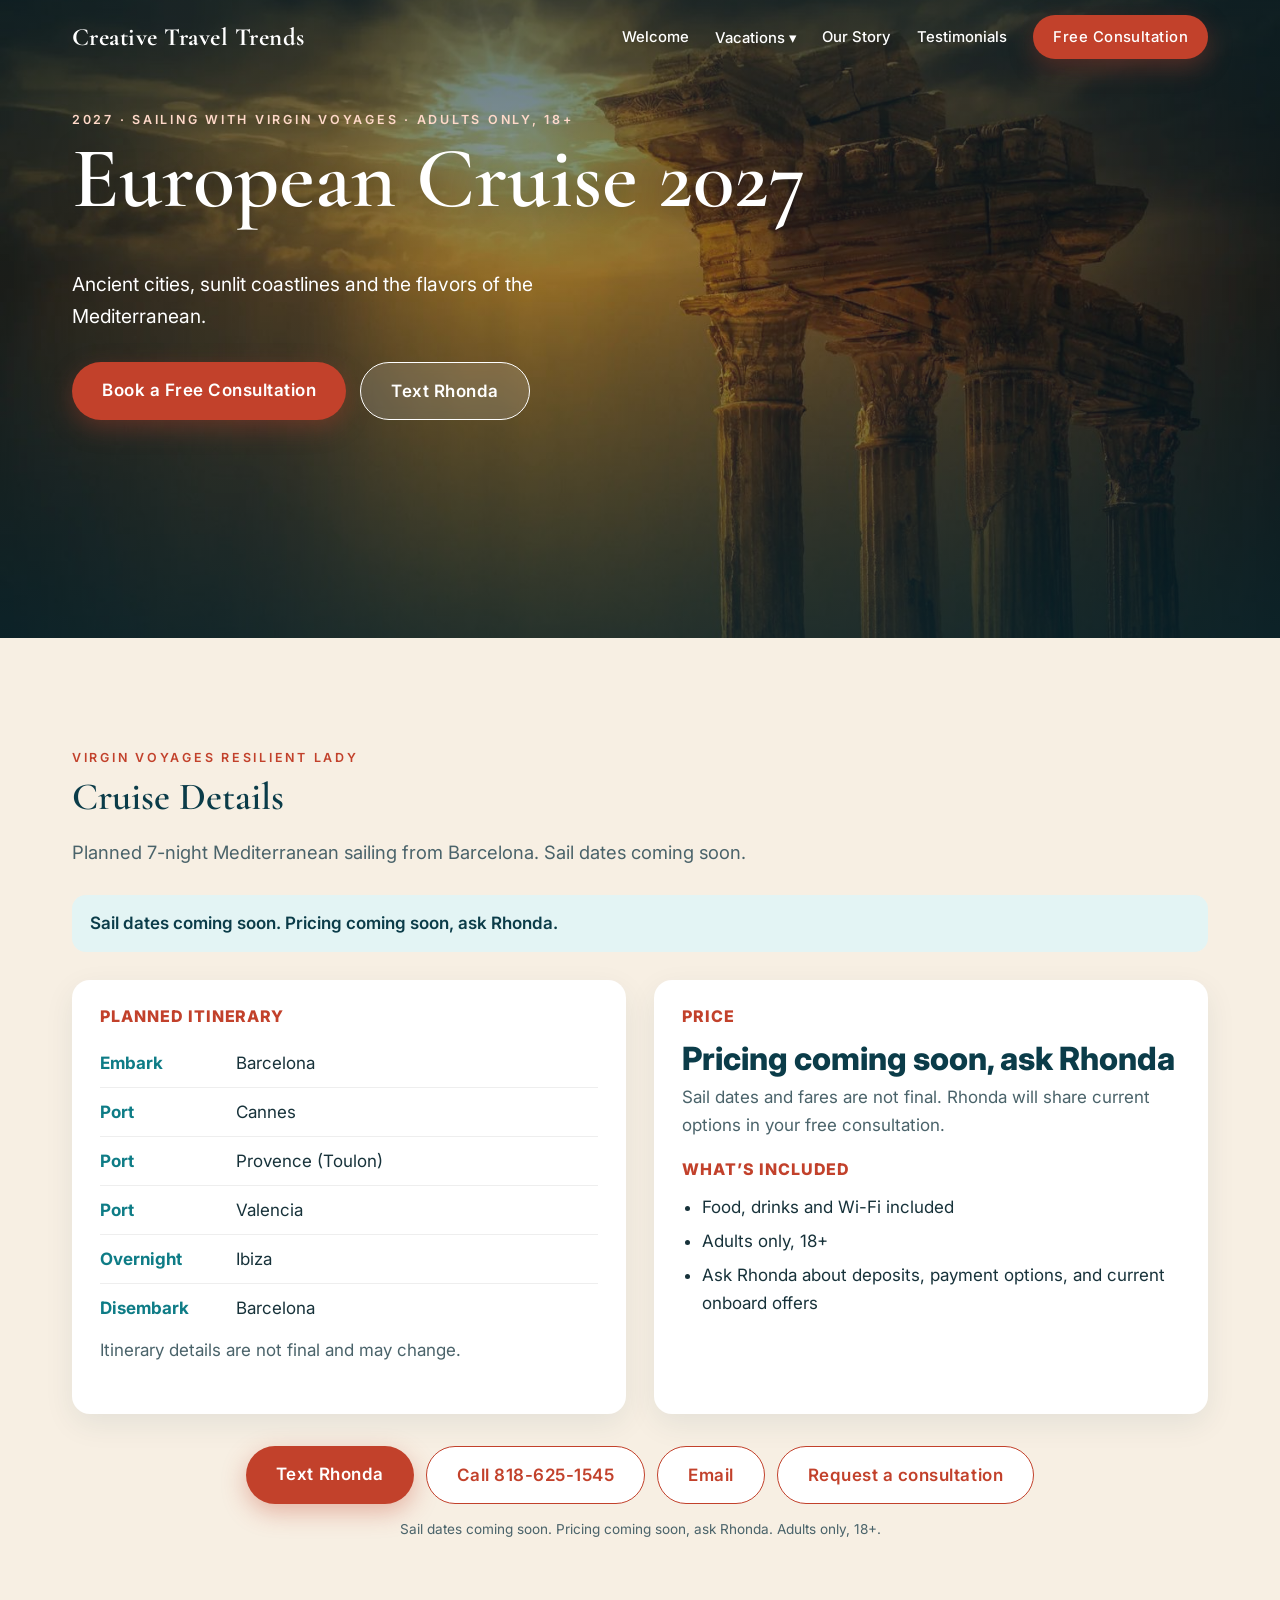
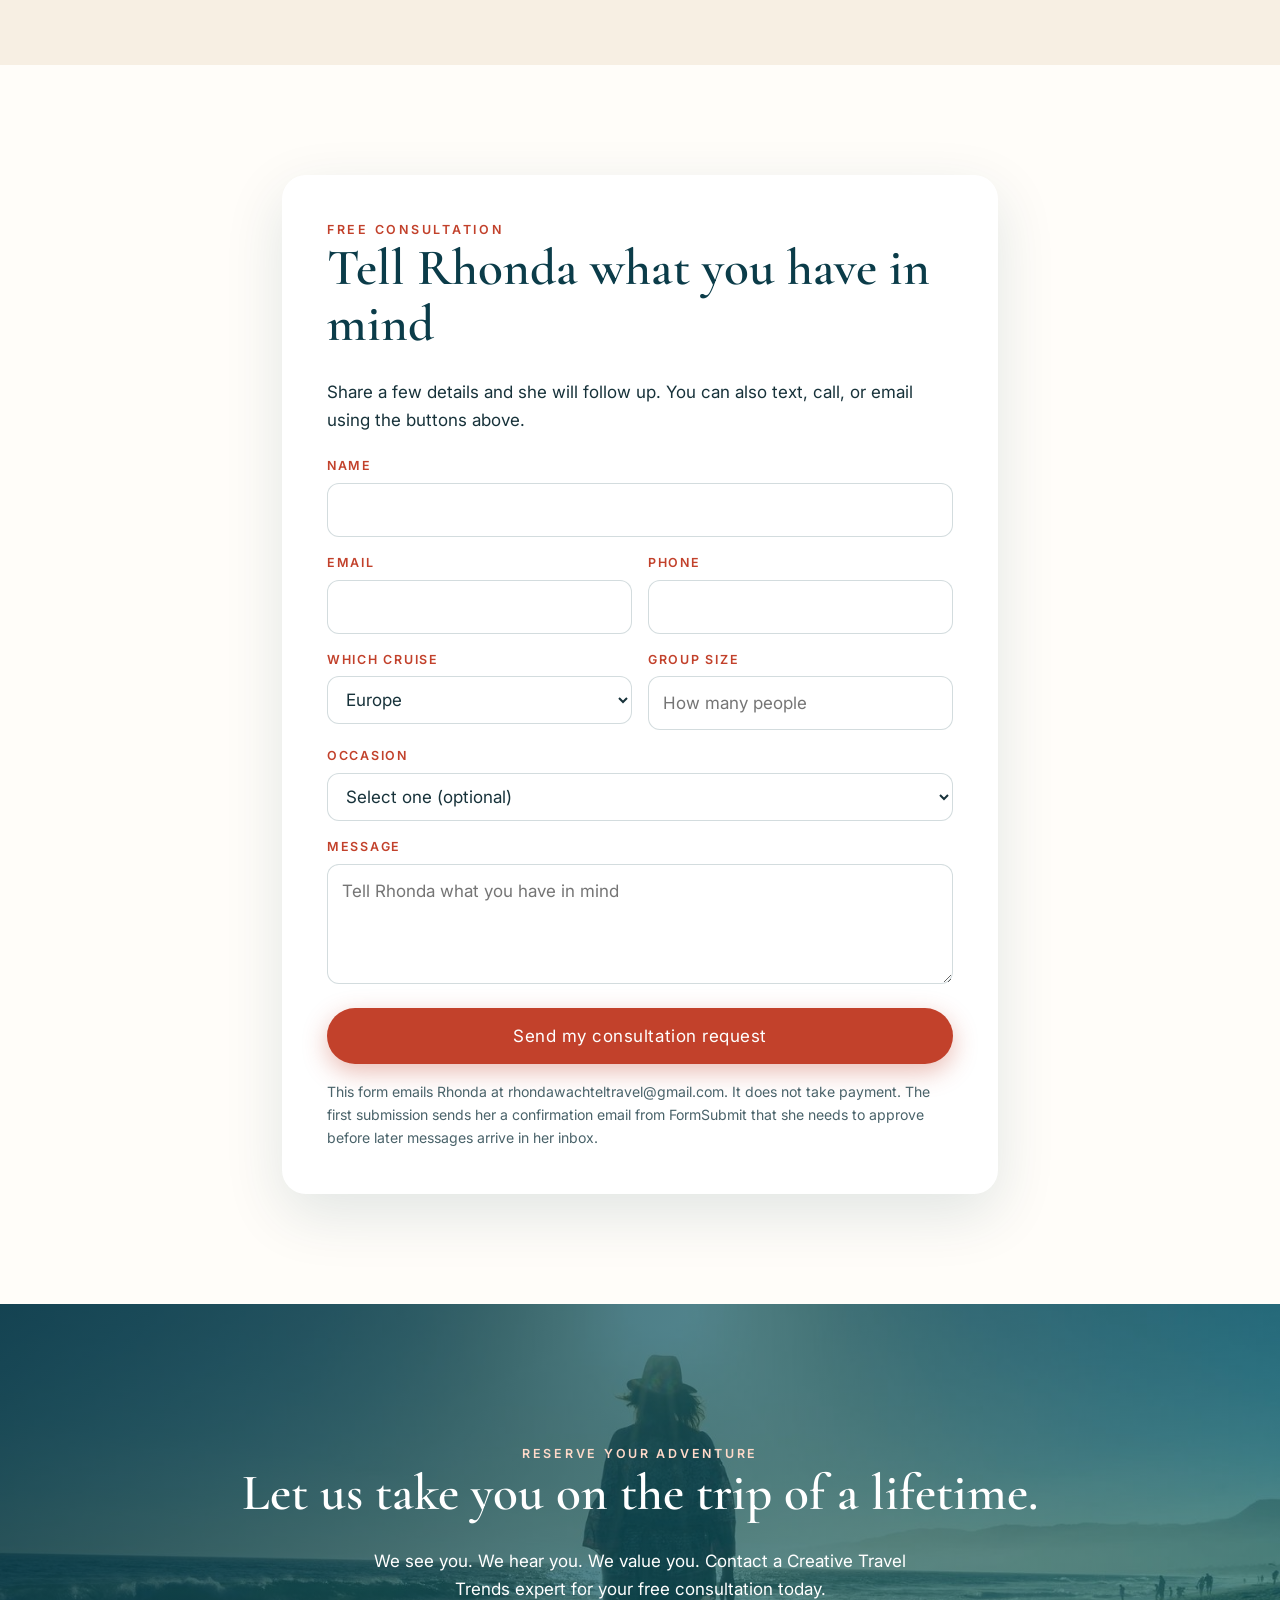
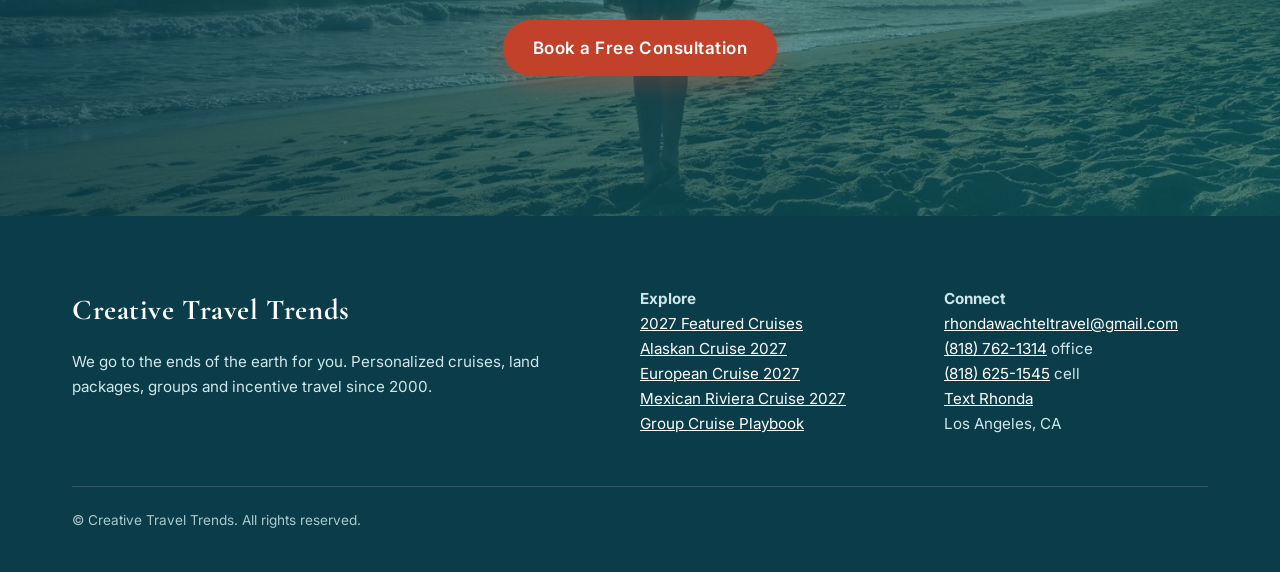
<file: european-cruise.html>
<!doctype html>
<html lang="en">
<head>
<meta charset="utf-8">
<meta name="viewport" content="width=device-width,initial-scale=1">
<title>European Cruise 2027 | Creative Travel Trends</title>
<meta name="description" content="2027 Virgin Voyages European (Mediterranean) group cruise with Creative Travel Trends. Planned sailing from Barcelona. Adults only, 18+. Sail dates coming soon. Pricing coming soon, ask Rhonda.">
<meta property="og:title" content="European Cruise 2027 | Creative Travel Trends">
<meta property="og:description" content="2027 Virgin Voyages European (Mediterranean) group cruise with Creative Travel Trends. Planned sailing from Barcelona. Adults only, 18+. Sail dates coming soon. Pricing coming soon, ask Rhonda.">
<meta property="og:url" content="https://www.creativetraveltrends.com/european-cruise.html">
<meta property="og:type" content="website">
<meta property="og:site_name" content="Creative Travel Trends">
<meta property="og:image" content="https://www.creativetraveltrends.com/img/ancient-sunset.jpg">
<meta property="og:image:type" content="image/jpeg">
<meta property="og:image:alt" content="Sunlit ancient columns at sunset">
<meta name="twitter:card" content="summary_large_image">
<meta name="twitter:title" content="European Cruise 2027 | Creative Travel Trends">
<meta name="twitter:description" content="2027 Virgin Voyages European (Mediterranean) group cruise with Creative Travel Trends. Planned sailing from Barcelona. Adults only, 18+. Sail dates coming soon. Pricing coming soon, ask Rhonda.">
<meta name="twitter:image" content="https://www.creativetraveltrends.com/img/ancient-sunset.jpg">
<meta name="twitter:image:alt" content="Sunlit ancient columns at sunset">
<link rel="preconnect" href="https://fonts.googleapis.com">
<link rel="preconnect" href="https://fonts.gstatic.com" crossorigin>
<link href="https://fonts.googleapis.com/css2?family=Cormorant+Garamond:wght@500;600;700&family=Inter:wght@400;500;600;800&display=swap" rel="stylesheet">
<link rel="stylesheet" href="style.css?v=8">
</head>
<body>
<header class="nav">
<div class="wrap">
<a class="brand" href="index.html">Creative Travel Trends</a>
<button class="burger" aria-label="Menu" aria-expanded="false">&#9776;</button>
<nav class="links" aria-label="Main">
<a href="index.html">Welcome</a>
<div class="drop"><a href="index.html#packages">Vacations &#9662;</a>
<div>
<a href="featured-cruises.html">2027 Featured Cruises</a>
<a href="alaska-cruise.html">Alaskan Cruise</a>
<a href="european-cruise.html">European Cruise</a>
<a href="mexican-riviera.html">Mexican Riviera Cruise</a>
</div></div>
<a href="our-story.html">Our Story</a>
<a href="testimonials.html">Testimonials</a>
<a class="btn" href="connect.html">Free Consultation</a>
</nav>
</div>
</header>
<main>
<section class="hero short" style="background-image:url(img/ancient-sunset.jpg)">
<div class="wrap reveal">
<div class="eyebrow">2027 &middot; Sailing with Virgin Voyages &middot; Adults only, 18+</div>
<h1>European Cruise 2027</h1>
<p class="lead">Ancient cities, sunlit coastlines and the flavors of the Mediterranean.</p>
<div class="cta-row">
<a class="btn" href="#consult">Book a Free Consultation</a>
<a class="btn ghost" href="sms:8186251545?&body=Hi%20Rhonda%21%20I%27m%20interested%20in%20the%202027%20European%20cruise%20on%20Virgin%20Voyages.%20Can%20you%20send%20me%20details%3F">Text Rhonda</a>
</div>
</div>
</section>
<section class="sand cdetails">
<div class="wrap reveal">
<div class="eyebrow">Virgin Voyages Resilient Lady</div>
<h2>Cruise Details</h2>
<p class="lead2">Planned 7-night Mediterranean sailing from Barcelona. Sail dates coming soon.</p>
<p class="coming-banner">Sail dates coming soon. Pricing coming soon, ask Rhonda.</p>
<div class="dgrid">
<div class="dbox">
<h3>Planned itinerary</h3>
<ul class="itin">
<li><b>Embark</b><span>Barcelona</span></li>
<li><b>Port</b><span>Cannes</span></li>
<li><b>Port</b><span>Provence (Toulon)</span></li>
<li><b>Port</b><span>Valencia</span></li>
<li><b>Overnight</b><span>Ibiza</span></li>
<li><b>Disembark</b><span>Barcelona</span></li>
</ul>
<p class="pnote">Itinerary details are not final and may change.</p>
</div>
<div class="dbox">
<h3>Price</h3>
<div class="bigprice">Pricing coming soon, ask Rhonda</div>
<p class="pnote">Sail dates and fares are not final. Rhonda will share current options in your free consultation.</p>
<h3>What&rsquo;s included</h3>
<ul class="perks">
<li>Food, drinks and Wi-Fi included</li>
<li>Adults only, 18+</li>
<li>Ask Rhonda about deposits, payment options, and current onboard offers</li>
</ul>
</div>
</div>
<div class="cactions center">
<a class="btn" href="sms:8186251545?&body=Hi%20Rhonda%21%20I%27m%20interested%20in%20the%202027%20European%20cruise%20on%20Virgin%20Voyages.%20Can%20you%20send%20me%20details%3F">Text Rhonda</a>
<a class="btn ghost2" href="tel:8186251545">Call 818-625-1545</a>
<a class="btn ghost2" href="mailto:rhondawachteltravel@gmail.com?subject=European%20Cruise%202027">Email</a>
<a class="btn ghost2" href="#consult">Request a consultation</a>
</div>
<p class="fine2">Sail dates coming soon. Pricing coming soon, ask Rhonda. Adults only, 18+.</p>
</div>
</section>
<section>
<div class="wrap" style="max-width:760px">
<div class="glass reveal" style="background:#fff">
<div class="eyebrow">Free consultation</div>
<h2>Tell Rhonda what you have in mind</h2>
<p>Share a few details and she will follow up. You can also text, call, or email using the buttons above.</p>
<form class="lead-form" id="consult" action="https://formsubmit.co/rhondawachteltravel@gmail.com" method="POST">
<input type="hidden" name="_subject" value="Free consultation request - Creative Travel Trends">
<input type="hidden" name="_template" value="table">
<input type="hidden" name="_captcha" value="false">
<input type="hidden" name="_next" value="https://www.creativetraveltrends.com/thanks.html">
<input type="hidden" name="form_type" value="Free consultation">
<input type="text" name="_honey" class="honey" tabindex="-1" autocomplete="off" aria-hidden="true">
<div class="field">
<label for="consult-name">Name</label>
<input id="consult-name" type="text" name="name" required autocomplete="name">
</div>
<div class="field-row">
<div class="field">
<label for="consult-email">Email</label>
<input id="consult-email" type="email" name="email" required autocomplete="email">
</div>
<div class="field">
<label for="consult-phone">Phone</label>
<input id="consult-phone" type="tel" name="phone" autocomplete="tel">
</div>
</div>
<div class="field-row">
<div class="field">
<label for="consult-cruise">Which cruise</label>
<select id="consult-cruise" name="cruise" required>
<option value="Alaska">Alaska</option><option value="Europe" selected>Europe</option><option value="Mexican Riviera">Mexican Riviera</option><option value="Not sure">Not sure</option>
</select>
</div>
<div class="field">
<label for="consult-size">Group size</label>
<input id="consult-size" type="text" name="group_size" placeholder="How many people">
</div>
</div>
<div class="field">
<label for="consult-occasion">Occasion</label>
<select id="consult-occasion" name="occasion">
<option value="">Select one (optional)</option>
<option value="Couple's trip">Couple's trip</option>
<option value="Friends trip">Friends trip</option>
<option value="Milestone celebration">Milestone celebration</option>
<option value="Wedding party">Wedding party</option>
<option value="Company incentive">Company incentive</option>
<option value="Club or alumni group">Club or alumni group</option>
<option value="Other / not sure">Other / not sure</option>
</select>
</div>
<div class="field">
<label for="consult-message">Message</label>
<textarea id="consult-message" name="message" placeholder="Tell Rhonda what you have in mind"></textarea>
</div>
<button type="submit" class="btn">Send my consultation request</button>
<p class="form-note">This form emails Rhonda at rhondawachteltravel@gmail.com. It does not take payment. The first submission sends her a confirmation email from FormSubmit that she needs to approve before later messages arrive in her inbox.</p>
</form>

</div>
</div>
</section>
<section class="band" style="background-image:url(img/beach-walk.jpg)">
<div class="wrap center reveal">
<div class="eyebrow" style="color:#ffd9c9">Reserve your adventure</div>
<h2>Let us take you on the trip of a lifetime.</h2>
<p style="max-width:560px">We see you. We hear you. We value you. Contact a Creative Travel Trends expert for your free consultation today.</p>
<div class="cta-row" style="justify-content:center">
<a class="btn" href="connect.html#consult">Book a Free Consultation</a>
</div>
</div>
</section>

</main>
<footer>
<div class="wrap">
<div class="fgrid">
<div>
<div class="brand">Creative Travel Trends</div>
<p>We go to the ends of the earth for you. Personalized cruises, land packages, groups and incentive travel since 2000.</p>
</div>
<div><b>Explore</b><br>
<a href="featured-cruises.html">2027 Featured Cruises</a><br>
<a href="alaska-cruise.html">Alaskan Cruise 2027</a><br>
<a href="european-cruise.html">European Cruise 2027</a><br>
<a href="mexican-riviera.html">Mexican Riviera Cruise 2027</a><br>
<a href="group-cruise-playbook.html">Group Cruise Playbook</a>
</div>
<div><b>Connect</b><br>
<a href="mailto:rhondawachteltravel@gmail.com">rhondawachteltravel@gmail.com</a><br>
<a href="tel:+18187621314">(818) 762-1314</a> office<br>
<a href="tel:+18186251545">(818) 625-1545</a> cell<br>
<a href="sms:8186251545?&body=Hi%20Rhonda%21%20I%20would%20like%20a%20free%20consultation%20about%20the%202027%20Virgin%20Voyages%20cruises.">Text Rhonda</a><br>
Los Angeles, CA
</div>
</div>
<div class="fine">&copy; Creative Travel Trends. All rights reserved.</div>
</div>
</footer>
<script src="main.js"></script>
</body>
</html>
</file>
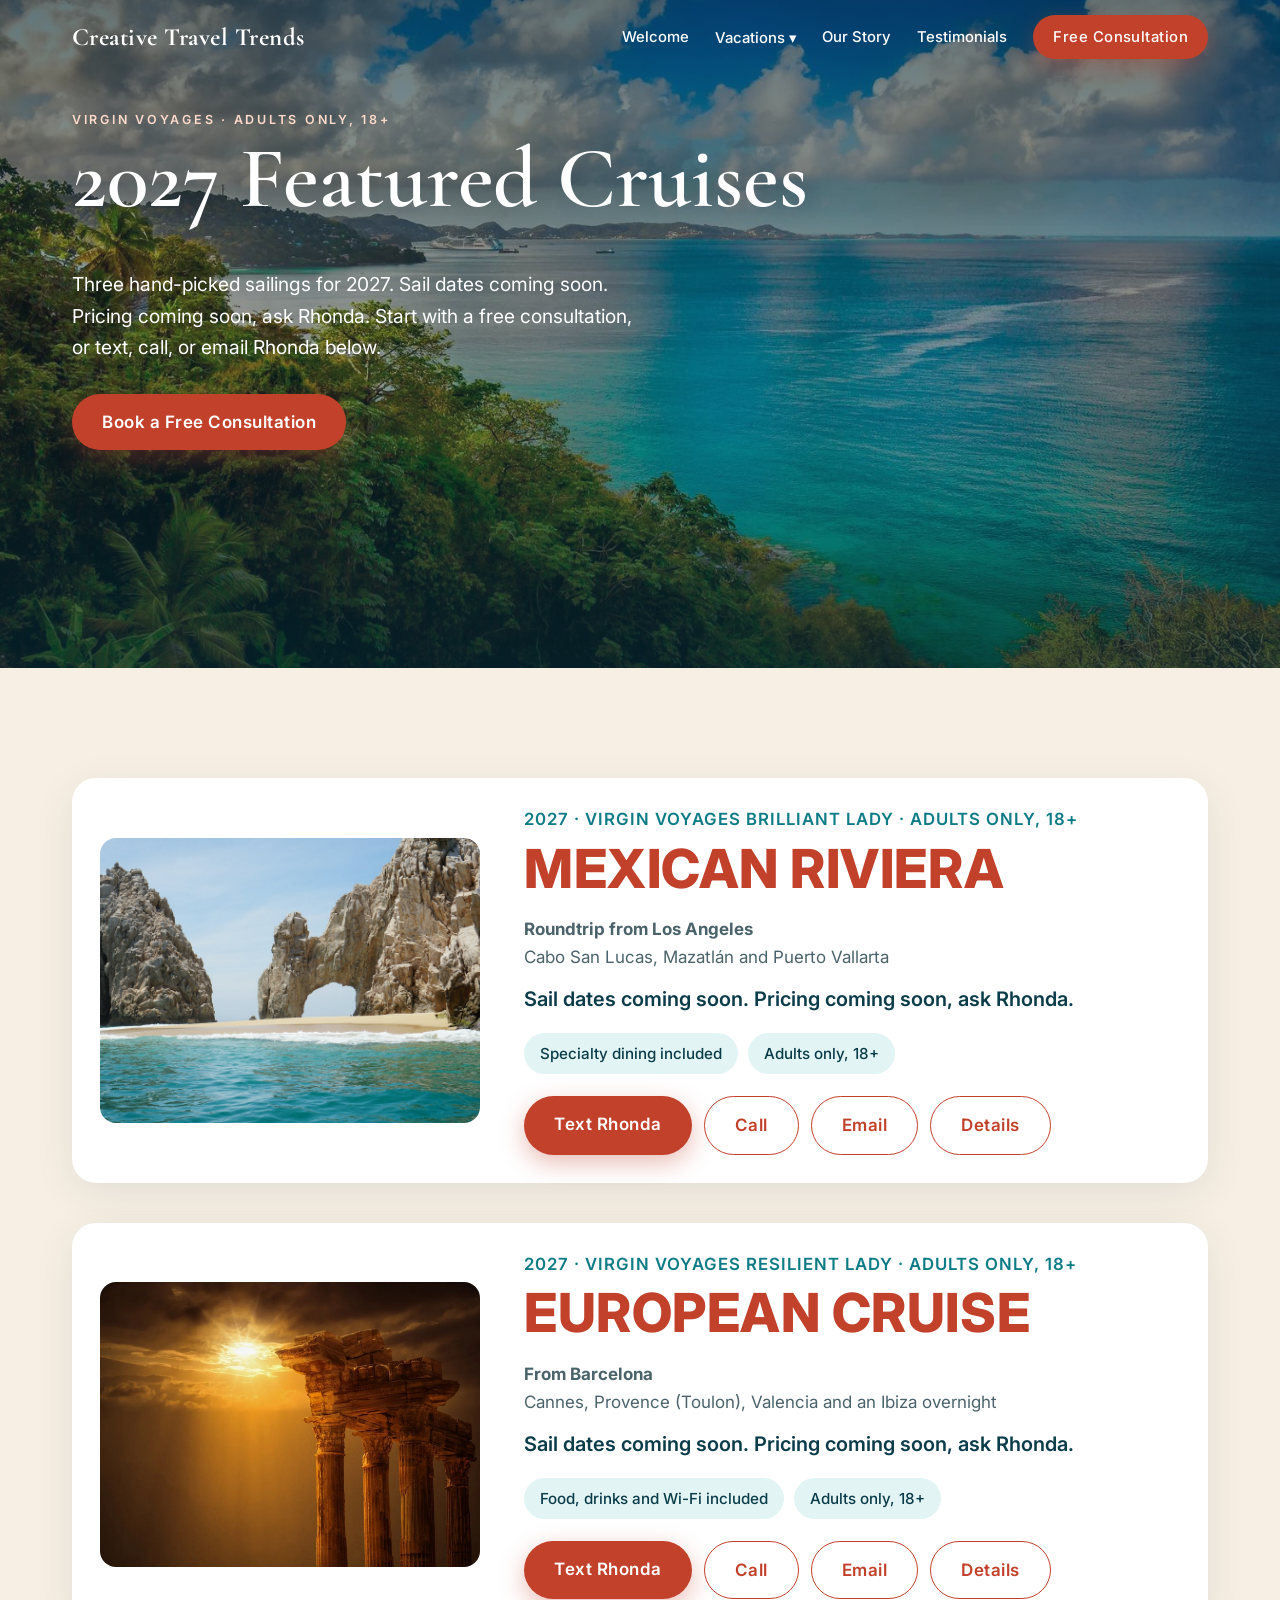
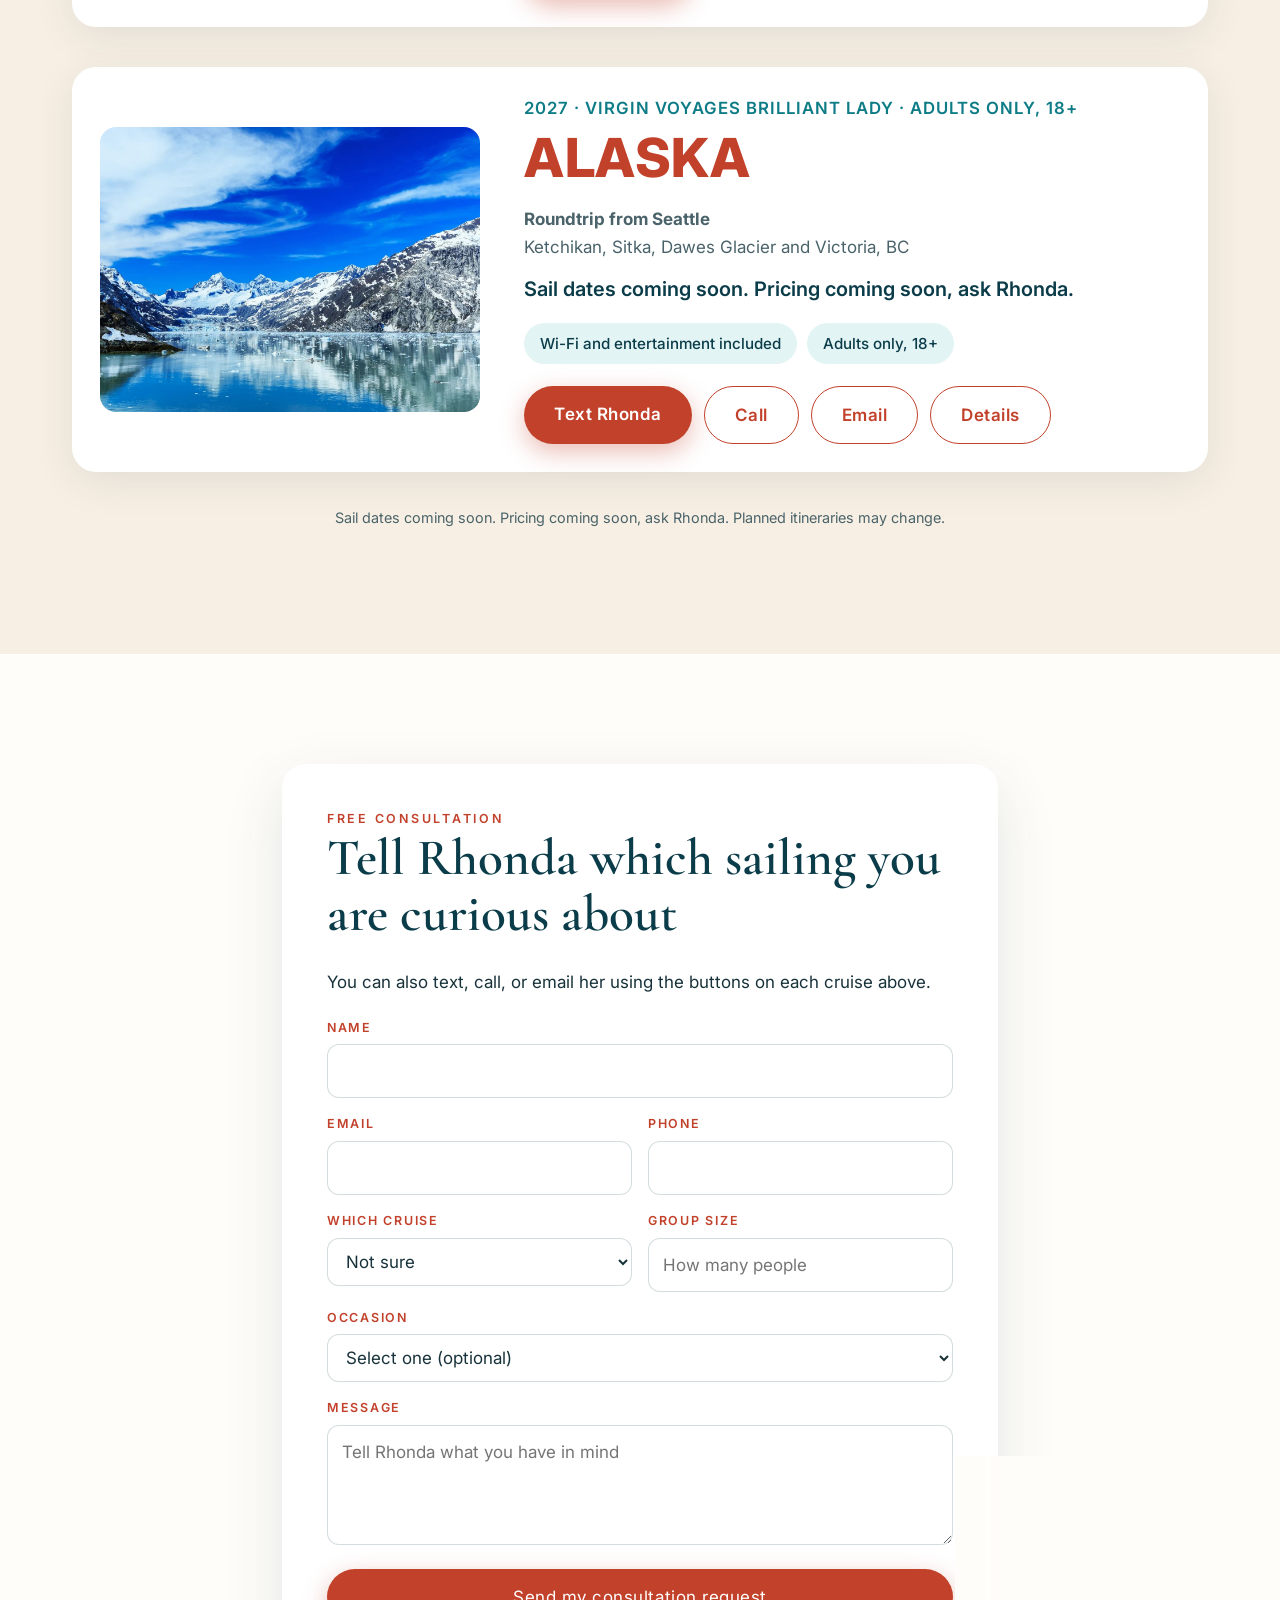
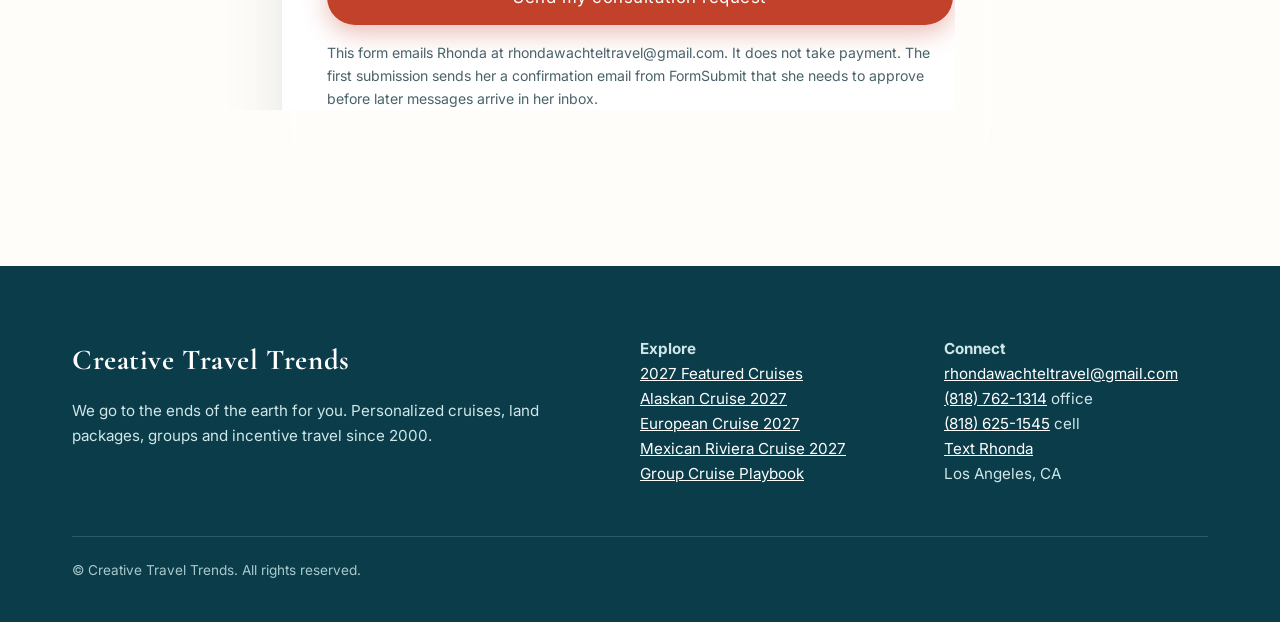
<file: featured-cruises.html>
<!doctype html>
<html lang="en">
<head>
<meta charset="utf-8">
<meta name="viewport" content="width=device-width,initial-scale=1">
<title>2027 Featured Cruises | Creative Travel Trends</title>
<meta name="description" content="Three 2027 Virgin Voyages group cruises with Creative Travel Trends: Mexican Riviera, Europe, and Alaska. Adults only, 18+. Sail dates coming soon. Pricing coming soon, ask Rhonda.">
<meta property="og:title" content="2027 Featured Cruises | Creative Travel Trends">
<meta property="og:description" content="Three 2027 Virgin Voyages group cruises with Creative Travel Trends: Mexican Riviera, Europe, and Alaska. Adults only, 18+. Sail dates coming soon. Pricing coming soon, ask Rhonda.">
<meta property="og:url" content="https://www.creativetraveltrends.com/featured-cruises.html">
<meta property="og:type" content="website">
<meta property="og:site_name" content="Creative Travel Trends">
<meta property="og:image" content="https://www.creativetraveltrends.com/img/paradise-bay.jpg">
<meta property="og:image:type" content="image/jpeg">
<meta property="og:image:alt" content="Turquoise bay and coastline">
<meta name="twitter:card" content="summary_large_image">
<meta name="twitter:title" content="2027 Featured Cruises | Creative Travel Trends">
<meta name="twitter:description" content="Three 2027 Virgin Voyages group cruises with Creative Travel Trends: Mexican Riviera, Europe, and Alaska. Adults only, 18+. Sail dates coming soon. Pricing coming soon, ask Rhonda.">
<meta name="twitter:image" content="https://www.creativetraveltrends.com/img/paradise-bay.jpg">
<meta name="twitter:image:alt" content="Turquoise bay and coastline">
<link rel="preconnect" href="https://fonts.googleapis.com">
<link rel="preconnect" href="https://fonts.gstatic.com" crossorigin>
<link href="https://fonts.googleapis.com/css2?family=Cormorant+Garamond:wght@500;600;700&family=Inter:wght@400;500;600;800&display=swap" rel="stylesheet">
<link rel="stylesheet" href="style.css?v=8">
</head>
<body>
<header class="nav">
<div class="wrap">
<a class="brand" href="index.html">Creative Travel Trends</a>
<button class="burger" aria-label="Menu" aria-expanded="false">&#9776;</button>
<nav class="links" aria-label="Main">
<a href="index.html">Welcome</a>
<div class="drop"><a href="index.html#packages">Vacations &#9662;</a>
<div>
<a href="featured-cruises.html">2027 Featured Cruises</a>
<a href="alaska-cruise.html">Alaskan Cruise</a>
<a href="european-cruise.html">European Cruise</a>
<a href="mexican-riviera.html">Mexican Riviera Cruise</a>
</div></div>
<a href="our-story.html">Our Story</a>
<a href="testimonials.html">Testimonials</a>
<a class="btn" href="connect.html">Free Consultation</a>
</nav>
</div>
</header>
<main>
<section class="hero short" style="background-image:url(img/paradise-bay.jpg)">
<div class="wrap reveal">
<div class="eyebrow">Virgin Voyages &middot; Adults only, 18+</div>
<h1>2027 Featured Cruises</h1>
<p class="lead">Three hand-picked sailings for 2027. Sail dates coming soon. Pricing coming soon, ask Rhonda. Start with a free consultation, or text, call, or email Rhonda below.</p>
<div class="cta-row">
<a class="btn" href="#consult">Book a Free Consultation</a>
</div>
</div>
</section>
<section class="sand">
<div class="wrap">
<div class="cruises">
<article class="cruise reveal">
<a class="cruise-photo" href="mexican-riviera.html"><img src="img/mexican-riviera.jpg" alt="El Arco rock formation in Cabo San Lucas" loading="lazy"></a>
<div class="cbody">
<div class="meta">2027 &middot; Virgin Voyages Brilliant Lady &middot; Adults only, 18+</div>
<h3>Mexican Riviera</h3>
<p class="route"><b>Roundtrip from Los Angeles</b><br>Cabo San Lucas, Mazatl&aacute;n and Puerto Vallarta</p>
<p class="price">Sail dates coming soon. Pricing coming soon, ask Rhonda.</p>
<ul class="pills"><li>Specialty dining included</li><li>Adults only, 18+</li></ul>
<div class="cactions">
<a class="btn" href="sms:8186251545?&body=Hi%20Rhonda%21%20I%27m%20interested%20in%20the%202027%20Mexican%20Riviera%20cruise%20on%20Virgin%20Voyages.%20Can%20you%20send%20me%20details%3F">Text Rhonda</a>
<a class="btn ghost2" href="tel:8186251545">Call</a>
<a class="btn ghost2" href="mailto:rhondawachteltravel@gmail.com?subject=Mexican%20Riviera%20Cruise%202027">Email</a>
<a class="btn ghost2" href="mexican-riviera.html">Details</a>
</div>
</div>
</article>

<article class="cruise reveal">
<a class="cruise-photo" href="european-cruise.html"><img src="img/ancient-sunset.jpg" alt="Sunlit ancient columns at sunset" loading="lazy"></a>
<div class="cbody">
<div class="meta">2027 &middot; Virgin Voyages Resilient Lady &middot; Adults only, 18+</div>
<h3>European Cruise</h3>
<p class="route"><b>From Barcelona</b><br>Cannes, Provence (Toulon), Valencia and an Ibiza overnight</p>
<p class="price">Sail dates coming soon. Pricing coming soon, ask Rhonda.</p>
<ul class="pills"><li>Food, drinks and Wi-Fi included</li><li>Adults only, 18+</li></ul>
<div class="cactions">
<a class="btn" href="sms:8186251545?&body=Hi%20Rhonda%21%20I%27m%20interested%20in%20the%202027%20European%20cruise%20on%20Virgin%20Voyages.%20Can%20you%20send%20me%20details%3F">Text Rhonda</a>
<a class="btn ghost2" href="tel:8186251545">Call</a>
<a class="btn ghost2" href="mailto:rhondawachteltravel@gmail.com?subject=European%20Cruise%202027">Email</a>
<a class="btn ghost2" href="european-cruise.html">Details</a>
</div>
</div>
</article>

<article class="cruise reveal">
<a class="cruise-photo" href="alaska-cruise.html"><img src="img/alaska-glacier.jpg" alt="Glacier and snowcapped peaks in Alaska" loading="lazy"></a>
<div class="cbody">
<div class="meta">2027 &middot; Virgin Voyages Brilliant Lady &middot; Adults only, 18+</div>
<h3>Alaska</h3>
<p class="route"><b>Roundtrip from Seattle</b><br>Ketchikan, Sitka, Dawes Glacier and Victoria, BC</p>
<p class="price">Sail dates coming soon. Pricing coming soon, ask Rhonda.</p>
<ul class="pills"><li>Wi-Fi and entertainment included</li><li>Adults only, 18+</li></ul>
<div class="cactions">
<a class="btn" href="sms:8186251545?&body=Hi%20Rhonda%21%20I%27m%20interested%20in%20the%202027%20Alaska%20cruise%20on%20Virgin%20Voyages.%20Can%20you%20send%20me%20details%3F">Text Rhonda</a>
<a class="btn ghost2" href="tel:8186251545">Call</a>
<a class="btn ghost2" href="mailto:rhondawachteltravel@gmail.com?subject=Alaska%20Cruise%202027">Email</a>
<a class="btn ghost2" href="alaska-cruise.html">Details</a>
</div>
</div>
</article>

</div>
<p class="note center">Sail dates coming soon. Pricing coming soon, ask Rhonda. Planned itineraries may change.</p>
</div>
</section>
<section>
<div class="wrap" style="max-width:760px">
<div class="glass reveal" style="background:#fff">
<div class="eyebrow">Free consultation</div>
<h2>Tell Rhonda which sailing you are curious about</h2>
<p>You can also text, call, or email her using the buttons on each cruise above.</p>
<form class="lead-form" id="consult" action="https://formsubmit.co/rhondawachteltravel@gmail.com" method="POST">
<input type="hidden" name="_subject" value="Free consultation request - Creative Travel Trends">
<input type="hidden" name="_template" value="table">
<input type="hidden" name="_captcha" value="false">
<input type="hidden" name="_next" value="https://www.creativetraveltrends.com/thanks.html">
<input type="hidden" name="form_type" value="Free consultation">
<input type="text" name="_honey" class="honey" tabindex="-1" autocomplete="off" aria-hidden="true">
<div class="field">
<label for="consult-name">Name</label>
<input id="consult-name" type="text" name="name" required autocomplete="name">
</div>
<div class="field-row">
<div class="field">
<label for="consult-email">Email</label>
<input id="consult-email" type="email" name="email" required autocomplete="email">
</div>
<div class="field">
<label for="consult-phone">Phone</label>
<input id="consult-phone" type="tel" name="phone" autocomplete="tel">
</div>
</div>
<div class="field-row">
<div class="field">
<label for="consult-cruise">Which cruise</label>
<select id="consult-cruise" name="cruise" required>
<option value="Alaska">Alaska</option><option value="Europe">Europe</option><option value="Mexican Riviera">Mexican Riviera</option><option value="Not sure" selected>Not sure</option>
</select>
</div>
<div class="field">
<label for="consult-size">Group size</label>
<input id="consult-size" type="text" name="group_size" placeholder="How many people">
</div>
</div>
<div class="field">
<label for="consult-occasion">Occasion</label>
<select id="consult-occasion" name="occasion">
<option value="">Select one (optional)</option>
<option value="Couple's trip">Couple's trip</option>
<option value="Friends trip">Friends trip</option>
<option value="Milestone celebration">Milestone celebration</option>
<option value="Wedding party">Wedding party</option>
<option value="Company incentive">Company incentive</option>
<option value="Club or alumni group">Club or alumni group</option>
<option value="Other / not sure">Other / not sure</option>
</select>
</div>
<div class="field">
<label for="consult-message">Message</label>
<textarea id="consult-message" name="message" placeholder="Tell Rhonda what you have in mind"></textarea>
</div>
<button type="submit" class="btn">Send my consultation request</button>
<p class="form-note">This form emails Rhonda at rhondawachteltravel@gmail.com. It does not take payment. The first submission sends her a confirmation email from FormSubmit that she needs to approve before later messages arrive in her inbox.</p>
</form>

</div>
</div>
</section>
</main>
<footer>
<div class="wrap">
<div class="fgrid">
<div>
<div class="brand">Creative Travel Trends</div>
<p>We go to the ends of the earth for you. Personalized cruises, land packages, groups and incentive travel since 2000.</p>
</div>
<div><b>Explore</b><br>
<a href="featured-cruises.html">2027 Featured Cruises</a><br>
<a href="alaska-cruise.html">Alaskan Cruise 2027</a><br>
<a href="european-cruise.html">European Cruise 2027</a><br>
<a href="mexican-riviera.html">Mexican Riviera Cruise 2027</a><br>
<a href="group-cruise-playbook.html">Group Cruise Playbook</a>
</div>
<div><b>Connect</b><br>
<a href="mailto:rhondawachteltravel@gmail.com">rhondawachteltravel@gmail.com</a><br>
<a href="tel:+18187621314">(818) 762-1314</a> office<br>
<a href="tel:+18186251545">(818) 625-1545</a> cell<br>
<a href="sms:8186251545?&body=Hi%20Rhonda%21%20I%20would%20like%20a%20free%20consultation%20about%20the%202027%20Virgin%20Voyages%20cruises.">Text Rhonda</a><br>
Los Angeles, CA
</div>
</div>
<div class="fine">&copy; Creative Travel Trends. All rights reserved.</div>
</div>
</footer>
<script src="main.js"></script>
</body>
</html>
</file>
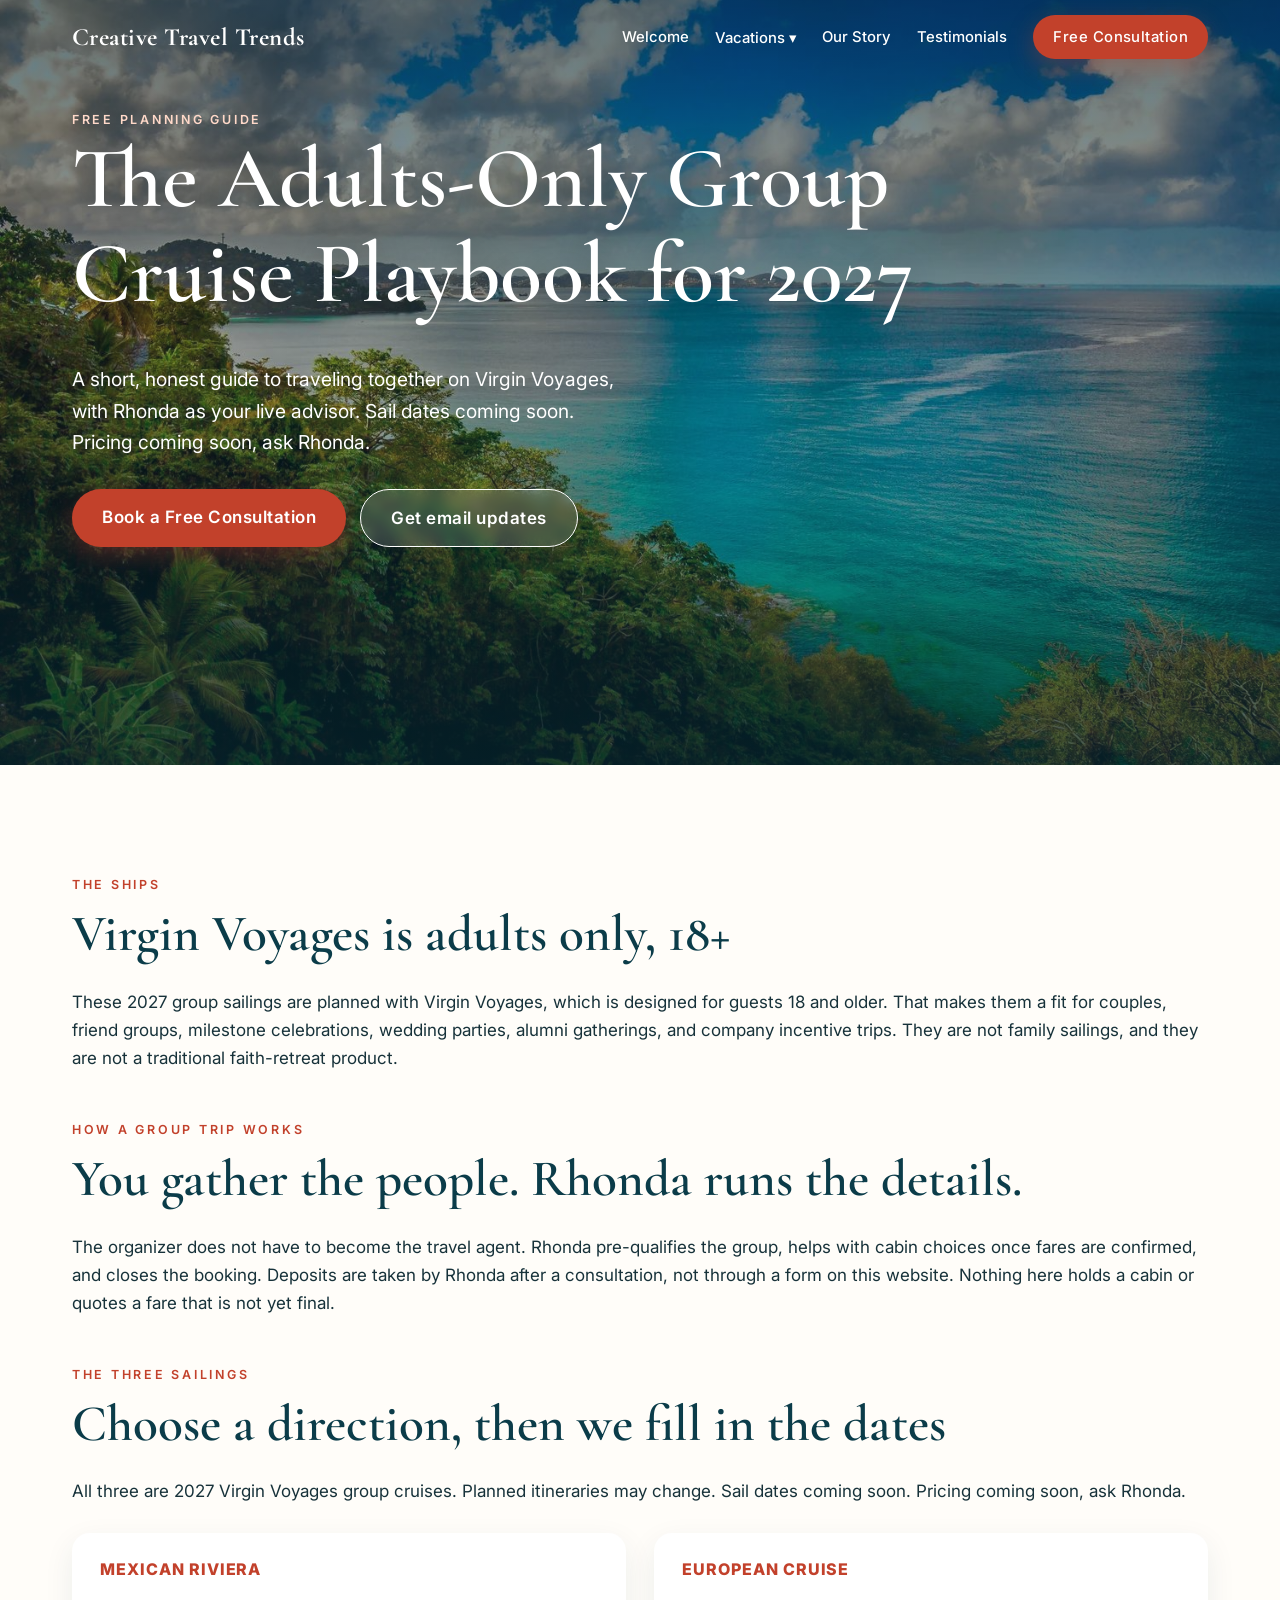
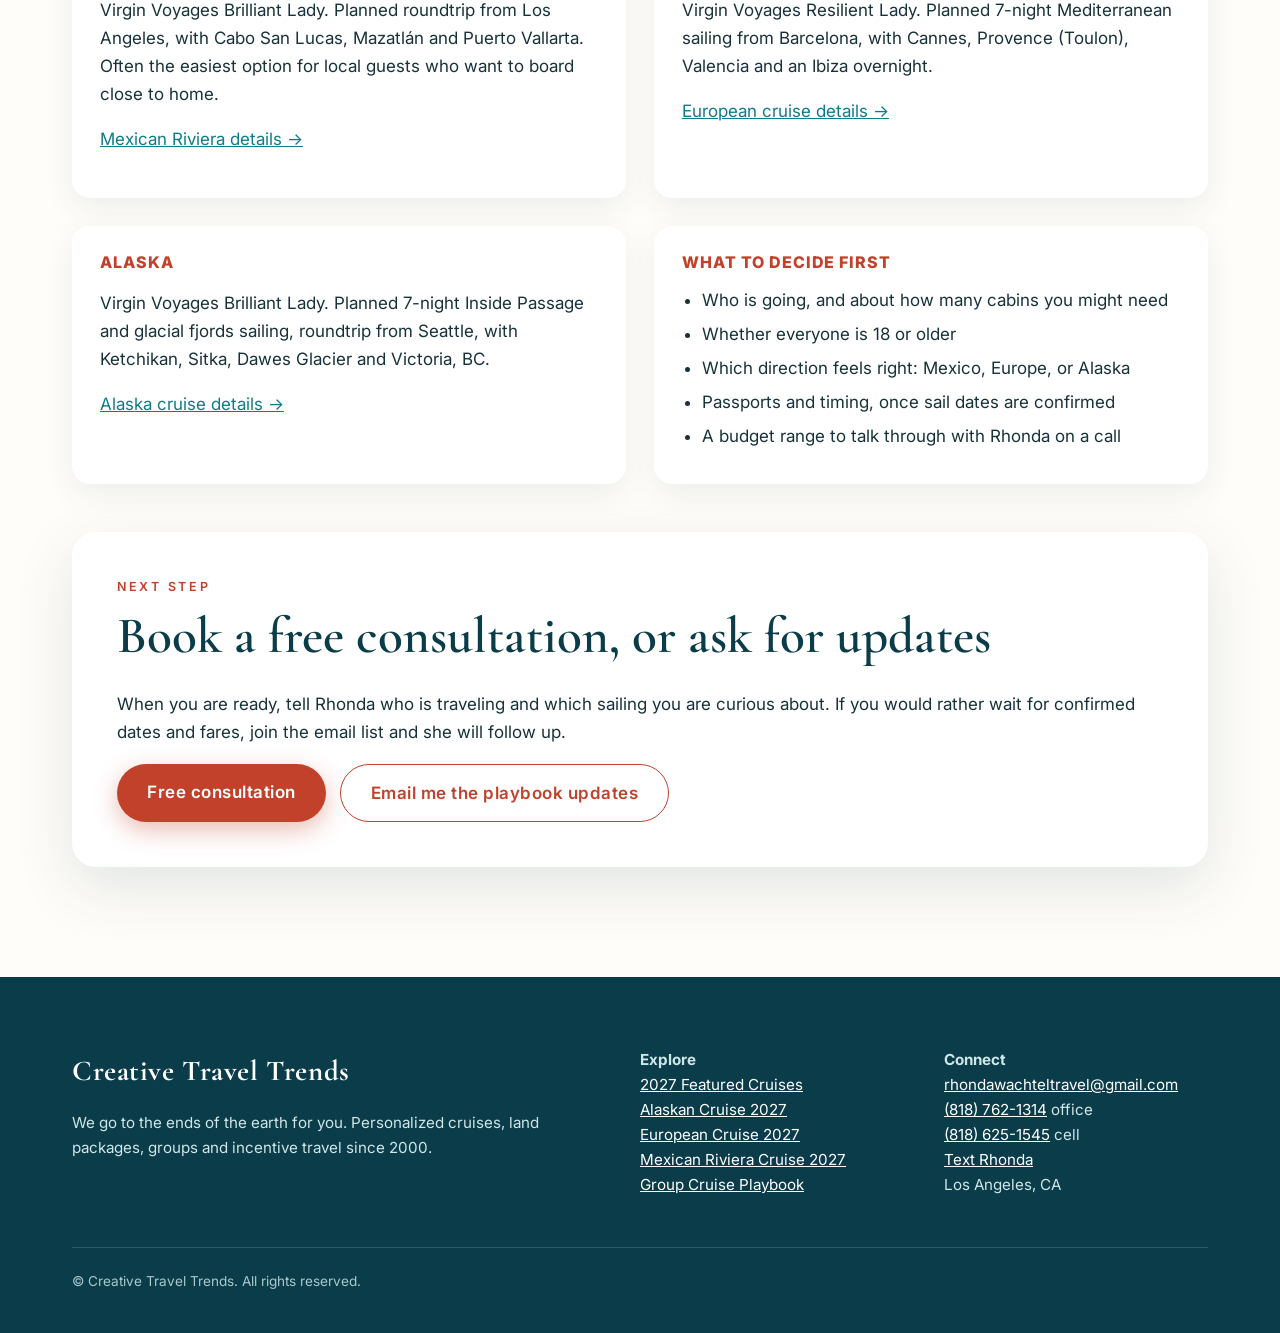
<file: group-cruise-playbook.html>
<!doctype html>
<html lang="en">
<head>
<meta charset="utf-8">
<meta name="viewport" content="width=device-width,initial-scale=1">
<title>Adults-Only Group Cruise Playbook | Creative Travel Trends</title>
<meta name="description" content="A short planning guide for Creative Travel Trends' 2027 Virgin Voyages group cruises. Adults only, 18+. Sail dates coming soon. Pricing coming soon, ask Rhonda.">
<meta property="og:title" content="Adults-Only Group Cruise Playbook | Creative Travel Trends">
<meta property="og:description" content="A short planning guide for Creative Travel Trends' 2027 Virgin Voyages group cruises. Adults only, 18+. Sail dates coming soon. Pricing coming soon, ask Rhonda.">
<meta property="og:url" content="https://www.creativetraveltrends.com/group-cruise-playbook.html">
<meta property="og:type" content="website">
<meta property="og:site_name" content="Creative Travel Trends">
<meta property="og:image" content="https://www.creativetraveltrends.com/img/paradise-bay.jpg">
<meta property="og:image:type" content="image/jpeg">
<meta property="og:image:alt" content="Turquoise bay and coastline">
<meta name="twitter:card" content="summary_large_image">
<meta name="twitter:title" content="Adults-Only Group Cruise Playbook | Creative Travel Trends">
<meta name="twitter:description" content="A short planning guide for Creative Travel Trends' 2027 Virgin Voyages group cruises. Adults only, 18+. Sail dates coming soon. Pricing coming soon, ask Rhonda.">
<meta name="twitter:image" content="https://www.creativetraveltrends.com/img/paradise-bay.jpg">
<meta name="twitter:image:alt" content="Turquoise bay and coastline">
<link rel="preconnect" href="https://fonts.googleapis.com">
<link rel="preconnect" href="https://fonts.gstatic.com" crossorigin>
<link href="https://fonts.googleapis.com/css2?family=Cormorant+Garamond:wght@500;600;700&family=Inter:wght@400;500;600;800&display=swap" rel="stylesheet">
<link rel="stylesheet" href="style.css?v=8">
</head>
<body>
<header class="nav">
<div class="wrap">
<a class="brand" href="index.html">Creative Travel Trends</a>
<button class="burger" aria-label="Menu" aria-expanded="false">&#9776;</button>
<nav class="links" aria-label="Main">
<a href="index.html">Welcome</a>
<div class="drop"><a href="index.html#packages">Vacations &#9662;</a>
<div>
<a href="featured-cruises.html">2027 Featured Cruises</a>
<a href="alaska-cruise.html">Alaskan Cruise</a>
<a href="european-cruise.html">European Cruise</a>
<a href="mexican-riviera.html">Mexican Riviera Cruise</a>
</div></div>
<a href="our-story.html">Our Story</a>
<a href="testimonials.html">Testimonials</a>
<a class="btn" href="connect.html">Free Consultation</a>
</nav>
</div>
</header>
<main>
<section class="hero short" style="background-image:url(img/paradise-bay.jpg)">
<div class="wrap reveal">
<div class="eyebrow">Free planning guide</div>
<h1>The Adults-Only Group Cruise Playbook for 2027</h1>
<p class="lead">A short, honest guide to traveling together on Virgin Voyages, with Rhonda as your live advisor. Sail dates coming soon. Pricing coming soon, ask Rhonda.</p>
<div class="cta-row">
<a class="btn" href="connect.html#consult">Book a Free Consultation</a>
<a class="btn ghost" href="connect.html#signup">Get email updates</a>
</div>
</div>
</section>
<section>
<div class="wrap playbook">
<div class="reveal">
<div class="eyebrow">The ships</div>
<h2>Virgin Voyages is adults only, 18+</h2>
<p>These 2027 group sailings are planned with Virgin Voyages, which is designed for guests 18 and older. That makes them a fit for couples, friend groups, milestone celebrations, wedding parties, alumni gatherings, and company incentive trips. They are not family sailings, and they are not a traditional faith-retreat product.</p>
</div>
<div class="reveal" style="margin-top:48px">
<div class="eyebrow">How a group trip works</div>
<h2>You gather the people. Rhonda runs the details.</h2>
<p>The organizer does not have to become the travel agent. Rhonda pre-qualifies the group, helps with cabin choices once fares are confirmed, and closes the booking. Deposits are taken by Rhonda after a consultation, not through a form on this website. Nothing here holds a cabin or quotes a fare that is not yet final.</p>
</div>
<div class="reveal" style="margin-top:48px">
<div class="eyebrow">The three sailings</div>
<h2>Choose a direction, then we fill in the dates</h2>
<p>All three are 2027 Virgin Voyages group cruises. Planned itineraries may change. Sail dates coming soon. Pricing coming soon, ask Rhonda.</p>
<div class="dgrid" style="margin-top:28px">
<div class="dbox">
<h3>Mexican Riviera</h3>
<p>Virgin Voyages Brilliant Lady. Planned roundtrip from Los Angeles, with Cabo San Lucas, Mazatl&aacute;n and Puerto Vallarta. Often the easiest option for local guests who want to board close to home.</p>
<p><a class="more" href="mexican-riviera.html">Mexican Riviera details &rarr;</a></p>
</div>
<div class="dbox">
<h3>European Cruise</h3>
<p>Virgin Voyages Resilient Lady. Planned 7-night Mediterranean sailing from Barcelona, with Cannes, Provence (Toulon), Valencia and an Ibiza overnight.</p>
<p><a class="more" href="european-cruise.html">European cruise details &rarr;</a></p>
</div>
<div class="dbox">
<h3>Alaska</h3>
<p>Virgin Voyages Brilliant Lady. Planned 7-night Inside Passage and glacial fjords sailing, roundtrip from Seattle, with Ketchikan, Sitka, Dawes Glacier and Victoria, BC.</p>
<p><a class="more" href="alaska-cruise.html">Alaska cruise details &rarr;</a></p>
</div>
<div class="dbox">
<h3>What to decide first</h3>
<ul class="perks">
<li>Who is going, and about how many cabins you might need</li>
<li>Whether everyone is 18 or older</li>
<li>Which direction feels right: Mexico, Europe, or Alaska</li>
<li>Passports and timing, once sail dates are confirmed</li>
<li>A budget range to talk through with Rhonda on a call</li>
</ul>
</div>
</div>
</div>
<div class="glass reveal" style="background:#fff;margin-top:48px">
<div class="eyebrow">Next step</div>
<h2>Book a free consultation, or ask for updates</h2>
<p>When you are ready, tell Rhonda who is traveling and which sailing you are curious about. If you would rather wait for confirmed dates and fares, join the email list and she will follow up.</p>
<div class="cta-row" style="margin-top:18px">
<a class="btn" href="connect.html#consult">Free consultation</a>
<a class="btn ghost2" href="connect.html#signup">Email me the playbook updates</a>
</div>
</div>
</div>
</section>
</main>
<footer>
<div class="wrap">
<div class="fgrid">
<div>
<div class="brand">Creative Travel Trends</div>
<p>We go to the ends of the earth for you. Personalized cruises, land packages, groups and incentive travel since 2000.</p>
</div>
<div><b>Explore</b><br>
<a href="featured-cruises.html">2027 Featured Cruises</a><br>
<a href="alaska-cruise.html">Alaskan Cruise 2027</a><br>
<a href="european-cruise.html">European Cruise 2027</a><br>
<a href="mexican-riviera.html">Mexican Riviera Cruise 2027</a><br>
<a href="group-cruise-playbook.html">Group Cruise Playbook</a>
</div>
<div><b>Connect</b><br>
<a href="mailto:rhondawachteltravel@gmail.com">rhondawachteltravel@gmail.com</a><br>
<a href="tel:+18187621314">(818) 762-1314</a> office<br>
<a href="tel:+18186251545">(818) 625-1545</a> cell<br>
<a href="sms:8186251545?&body=Hi%20Rhonda%21%20I%20would%20like%20a%20free%20consultation%20about%20the%202027%20Virgin%20Voyages%20cruises.">Text Rhonda</a><br>
Los Angeles, CA
</div>
</div>
<div class="fine">&copy; Creative Travel Trends. All rights reserved.</div>
</div>
</footer>
<script src="main.js"></script>
</body>
</html>
</file>
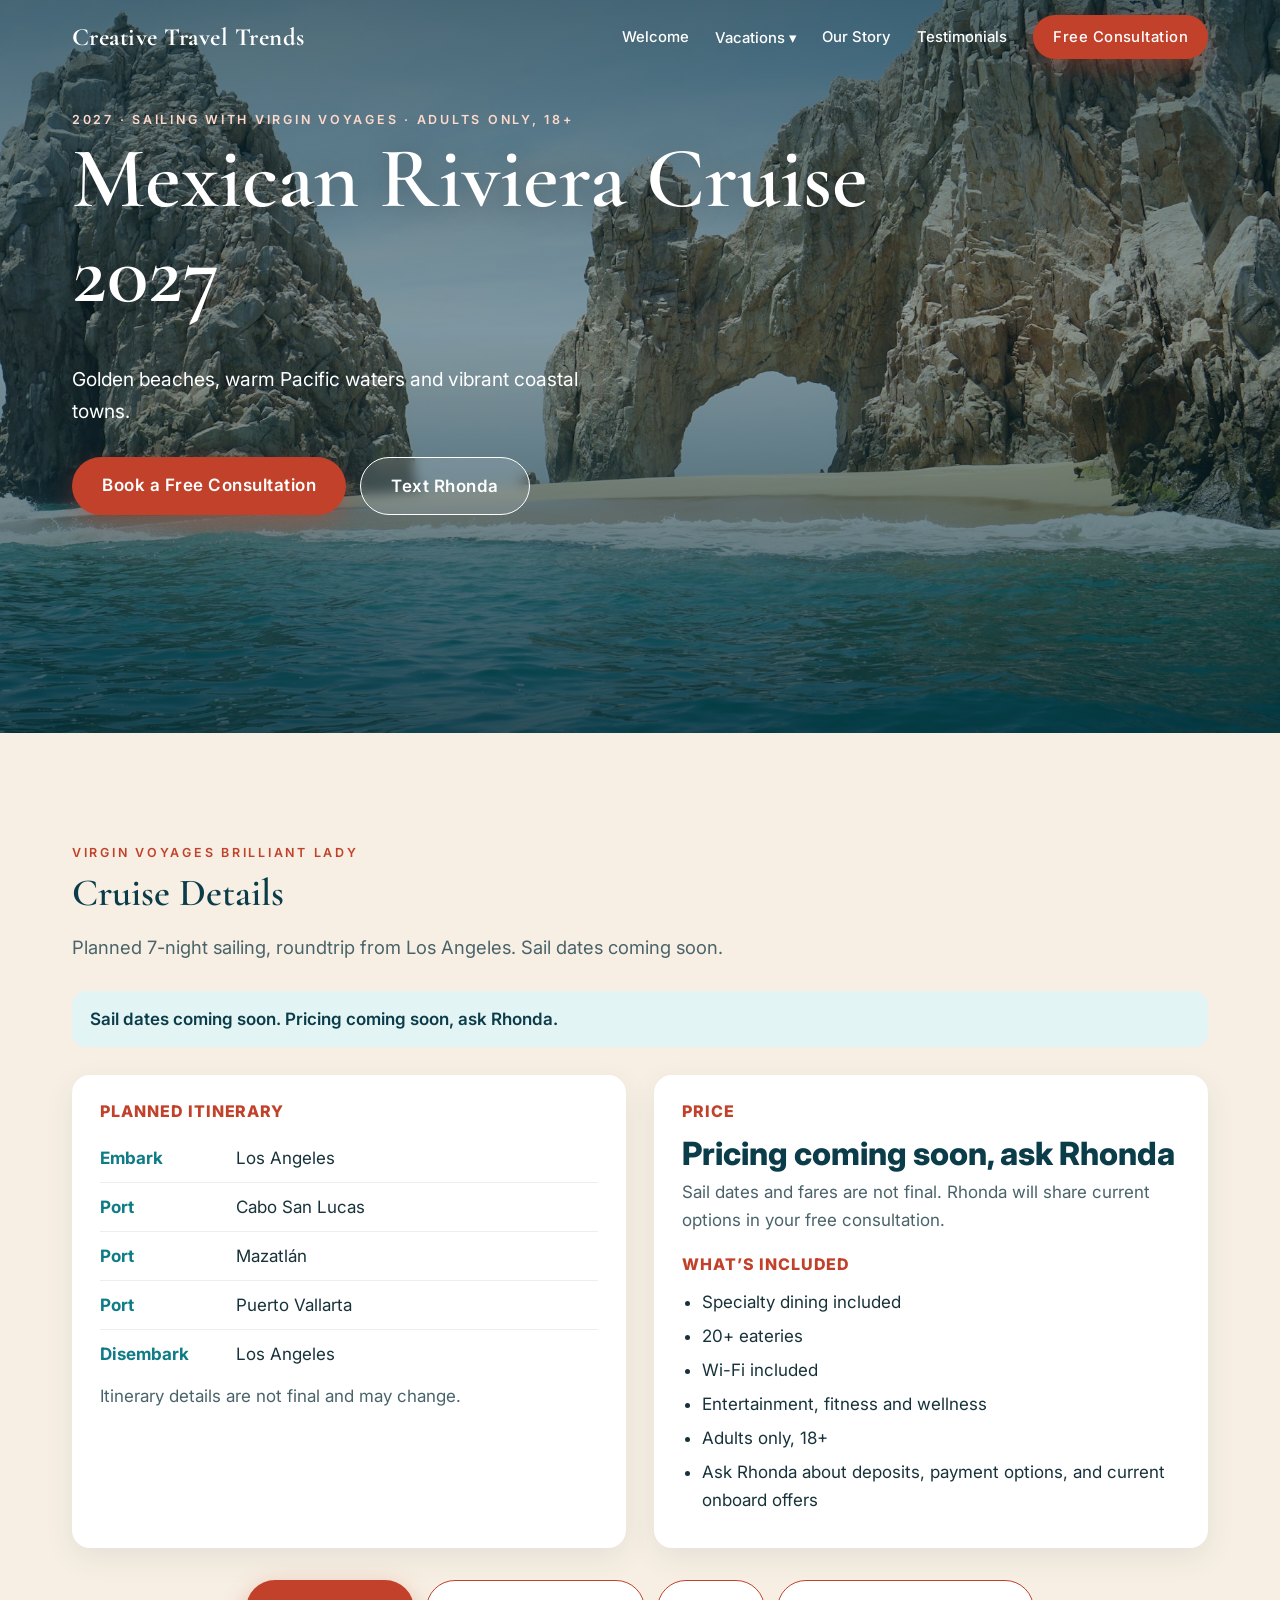
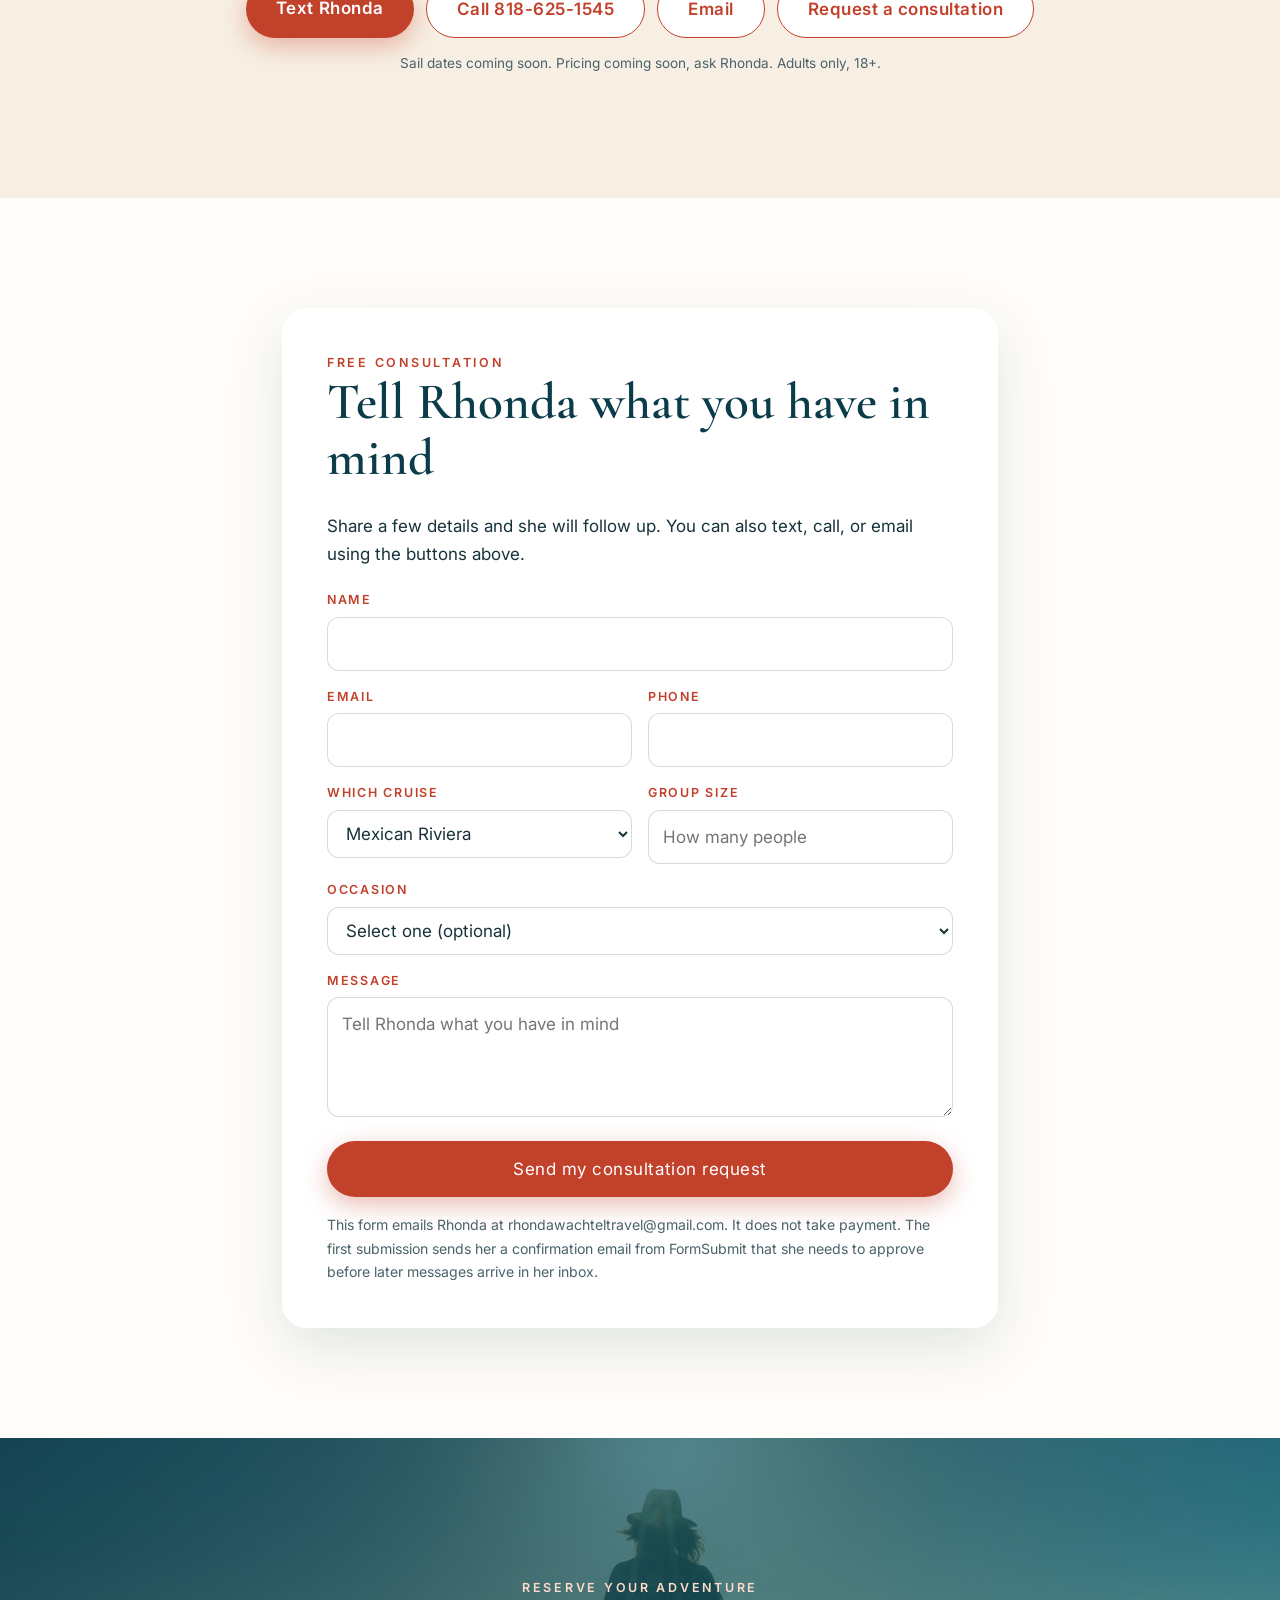
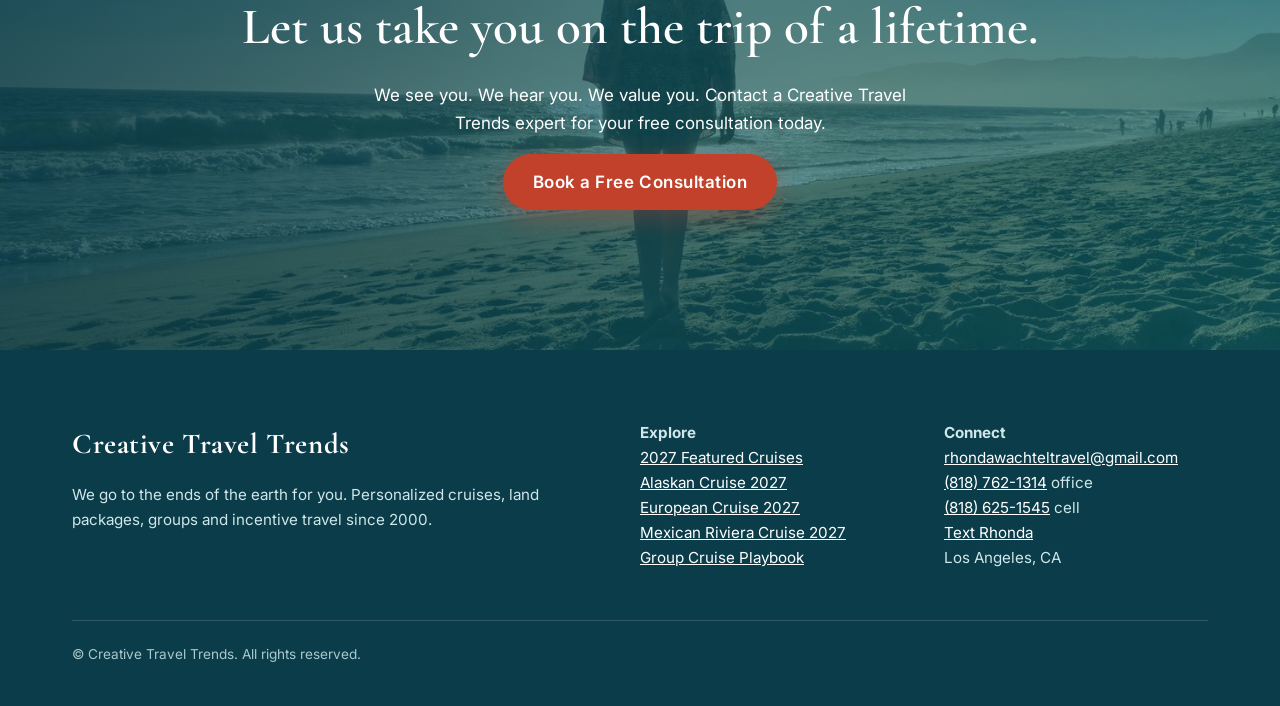
<file: mexican-riviera.html>
<!doctype html>
<html lang="en">
<head>
<meta charset="utf-8">
<meta name="viewport" content="width=device-width,initial-scale=1">
<title>Mexican Riviera Cruise 2027 | Creative Travel Trends</title>
<meta name="description" content="2027 Virgin Voyages Mexican Riviera group cruise with Creative Travel Trends. Planned roundtrip from Los Angeles. Adults only, 18+. Sail dates coming soon. Pricing coming soon, ask Rhonda.">
<meta property="og:title" content="Mexican Riviera Cruise 2027 | Creative Travel Trends">
<meta property="og:description" content="2027 Virgin Voyages Mexican Riviera group cruise with Creative Travel Trends. Planned roundtrip from Los Angeles. Adults only, 18+. Sail dates coming soon. Pricing coming soon, ask Rhonda.">
<meta property="og:url" content="https://www.creativetraveltrends.com/mexican-riviera.html">
<meta property="og:type" content="website">
<meta property="og:site_name" content="Creative Travel Trends">
<meta property="og:image" content="https://www.creativetraveltrends.com/img/mexican-riviera.jpg">
<meta property="og:image:type" content="image/jpeg">
<meta property="og:image:alt" content="El Arco rock formation in Cabo San Lucas">
<meta name="twitter:card" content="summary_large_image">
<meta name="twitter:title" content="Mexican Riviera Cruise 2027 | Creative Travel Trends">
<meta name="twitter:description" content="2027 Virgin Voyages Mexican Riviera group cruise with Creative Travel Trends. Planned roundtrip from Los Angeles. Adults only, 18+. Sail dates coming soon. Pricing coming soon, ask Rhonda.">
<meta name="twitter:image" content="https://www.creativetraveltrends.com/img/mexican-riviera.jpg">
<meta name="twitter:image:alt" content="El Arco rock formation in Cabo San Lucas">
<link rel="preconnect" href="https://fonts.googleapis.com">
<link rel="preconnect" href="https://fonts.gstatic.com" crossorigin>
<link href="https://fonts.googleapis.com/css2?family=Cormorant+Garamond:wght@500;600;700&family=Inter:wght@400;500;600;800&display=swap" rel="stylesheet">
<link rel="stylesheet" href="style.css?v=8">
</head>
<body>
<header class="nav">
<div class="wrap">
<a class="brand" href="index.html">Creative Travel Trends</a>
<button class="burger" aria-label="Menu" aria-expanded="false">&#9776;</button>
<nav class="links" aria-label="Main">
<a href="index.html">Welcome</a>
<div class="drop"><a href="index.html#packages">Vacations &#9662;</a>
<div>
<a href="featured-cruises.html">2027 Featured Cruises</a>
<a href="alaska-cruise.html">Alaskan Cruise</a>
<a href="european-cruise.html">European Cruise</a>
<a href="mexican-riviera.html">Mexican Riviera Cruise</a>
</div></div>
<a href="our-story.html">Our Story</a>
<a href="testimonials.html">Testimonials</a>
<a class="btn" href="connect.html">Free Consultation</a>
</nav>
</div>
</header>
<main>
<section class="hero short" style="background-image:url(img/mexican-riviera.jpg)">
<div class="wrap reveal">
<div class="eyebrow">2027 &middot; Sailing with Virgin Voyages &middot; Adults only, 18+</div>
<h1>Mexican Riviera Cruise 2027</h1>
<p class="lead">Golden beaches, warm Pacific waters and vibrant coastal towns.</p>
<div class="cta-row">
<a class="btn" href="#consult">Book a Free Consultation</a>
<a class="btn ghost" href="sms:8186251545?&body=Hi%20Rhonda%21%20I%27m%20interested%20in%20the%202027%20Mexican%20Riviera%20cruise%20on%20Virgin%20Voyages.%20Can%20you%20send%20me%20details%3F">Text Rhonda</a>
</div>
</div>
</section>
<section class="sand cdetails">
<div class="wrap reveal">
<div class="eyebrow">Virgin Voyages Brilliant Lady</div>
<h2>Cruise Details</h2>
<p class="lead2">Planned 7-night sailing, roundtrip from Los Angeles. Sail dates coming soon.</p>
<p class="coming-banner">Sail dates coming soon. Pricing coming soon, ask Rhonda.</p>
<div class="dgrid">
<div class="dbox">
<h3>Planned itinerary</h3>
<ul class="itin">
<li><b>Embark</b><span>Los Angeles</span></li>
<li><b>Port</b><span>Cabo San Lucas</span></li>
<li><b>Port</b><span>Mazatl&aacute;n</span></li>
<li><b>Port</b><span>Puerto Vallarta</span></li>
<li><b>Disembark</b><span>Los Angeles</span></li>
</ul>
<p class="pnote">Itinerary details are not final and may change.</p>
</div>
<div class="dbox">
<h3>Price</h3>
<div class="bigprice">Pricing coming soon, ask Rhonda</div>
<p class="pnote">Sail dates and fares are not final. Rhonda will share current options in your free consultation.</p>
<h3>What&rsquo;s included</h3>
<ul class="perks">
<li>Specialty dining included</li>
<li>20+ eateries</li>
<li>Wi-Fi included</li>
<li>Entertainment, fitness and wellness</li>
<li>Adults only, 18+</li>
<li>Ask Rhonda about deposits, payment options, and current onboard offers</li>
</ul>
</div>
</div>
<div class="cactions center">
<a class="btn" href="sms:8186251545?&body=Hi%20Rhonda%21%20I%27m%20interested%20in%20the%202027%20Mexican%20Riviera%20cruise%20on%20Virgin%20Voyages.%20Can%20you%20send%20me%20details%3F">Text Rhonda</a>
<a class="btn ghost2" href="tel:8186251545">Call 818-625-1545</a>
<a class="btn ghost2" href="mailto:rhondawachteltravel@gmail.com?subject=Mexican%20Riviera%20Cruise%202027">Email</a>
<a class="btn ghost2" href="#consult">Request a consultation</a>
</div>
<p class="fine2">Sail dates coming soon. Pricing coming soon, ask Rhonda. Adults only, 18+.</p>
</div>
</section>
<section>
<div class="wrap" style="max-width:760px">
<div class="glass reveal" style="background:#fff">
<div class="eyebrow">Free consultation</div>
<h2>Tell Rhonda what you have in mind</h2>
<p>Share a few details and she will follow up. You can also text, call, or email using the buttons above.</p>
<form class="lead-form" id="consult" action="https://formsubmit.co/rhondawachteltravel@gmail.com" method="POST">
<input type="hidden" name="_subject" value="Free consultation request - Creative Travel Trends">
<input type="hidden" name="_template" value="table">
<input type="hidden" name="_captcha" value="false">
<input type="hidden" name="_next" value="https://www.creativetraveltrends.com/thanks.html">
<input type="hidden" name="form_type" value="Free consultation">
<input type="text" name="_honey" class="honey" tabindex="-1" autocomplete="off" aria-hidden="true">
<div class="field">
<label for="consult-name">Name</label>
<input id="consult-name" type="text" name="name" required autocomplete="name">
</div>
<div class="field-row">
<div class="field">
<label for="consult-email">Email</label>
<input id="consult-email" type="email" name="email" required autocomplete="email">
</div>
<div class="field">
<label for="consult-phone">Phone</label>
<input id="consult-phone" type="tel" name="phone" autocomplete="tel">
</div>
</div>
<div class="field-row">
<div class="field">
<label for="consult-cruise">Which cruise</label>
<select id="consult-cruise" name="cruise" required>
<option value="Alaska">Alaska</option><option value="Europe">Europe</option><option value="Mexican Riviera" selected>Mexican Riviera</option><option value="Not sure">Not sure</option>
</select>
</div>
<div class="field">
<label for="consult-size">Group size</label>
<input id="consult-size" type="text" name="group_size" placeholder="How many people">
</div>
</div>
<div class="field">
<label for="consult-occasion">Occasion</label>
<select id="consult-occasion" name="occasion">
<option value="">Select one (optional)</option>
<option value="Couple's trip">Couple's trip</option>
<option value="Friends trip">Friends trip</option>
<option value="Milestone celebration">Milestone celebration</option>
<option value="Wedding party">Wedding party</option>
<option value="Company incentive">Company incentive</option>
<option value="Club or alumni group">Club or alumni group</option>
<option value="Other / not sure">Other / not sure</option>
</select>
</div>
<div class="field">
<label for="consult-message">Message</label>
<textarea id="consult-message" name="message" placeholder="Tell Rhonda what you have in mind"></textarea>
</div>
<button type="submit" class="btn">Send my consultation request</button>
<p class="form-note">This form emails Rhonda at rhondawachteltravel@gmail.com. It does not take payment. The first submission sends her a confirmation email from FormSubmit that she needs to approve before later messages arrive in her inbox.</p>
</form>

</div>
</div>
</section>
<section class="band" style="background-image:url(img/beach-walk.jpg)">
<div class="wrap center reveal">
<div class="eyebrow" style="color:#ffd9c9">Reserve your adventure</div>
<h2>Let us take you on the trip of a lifetime.</h2>
<p style="max-width:560px">We see you. We hear you. We value you. Contact a Creative Travel Trends expert for your free consultation today.</p>
<div class="cta-row" style="justify-content:center">
<a class="btn" href="connect.html#consult">Book a Free Consultation</a>
</div>
</div>
</section>

</main>
<footer>
<div class="wrap">
<div class="fgrid">
<div>
<div class="brand">Creative Travel Trends</div>
<p>We go to the ends of the earth for you. Personalized cruises, land packages, groups and incentive travel since 2000.</p>
</div>
<div><b>Explore</b><br>
<a href="featured-cruises.html">2027 Featured Cruises</a><br>
<a href="alaska-cruise.html">Alaskan Cruise 2027</a><br>
<a href="european-cruise.html">European Cruise 2027</a><br>
<a href="mexican-riviera.html">Mexican Riviera Cruise 2027</a><br>
<a href="group-cruise-playbook.html">Group Cruise Playbook</a>
</div>
<div><b>Connect</b><br>
<a href="mailto:rhondawachteltravel@gmail.com">rhondawachteltravel@gmail.com</a><br>
<a href="tel:+18187621314">(818) 762-1314</a> office<br>
<a href="tel:+18186251545">(818) 625-1545</a> cell<br>
<a href="sms:8186251545?&body=Hi%20Rhonda%21%20I%20would%20like%20a%20free%20consultation%20about%20the%202027%20Virgin%20Voyages%20cruises.">Text Rhonda</a><br>
Los Angeles, CA
</div>
</div>
<div class="fine">&copy; Creative Travel Trends. All rights reserved.</div>
</div>
</footer>
<script src="main.js"></script>
</body>
</html>
</file>
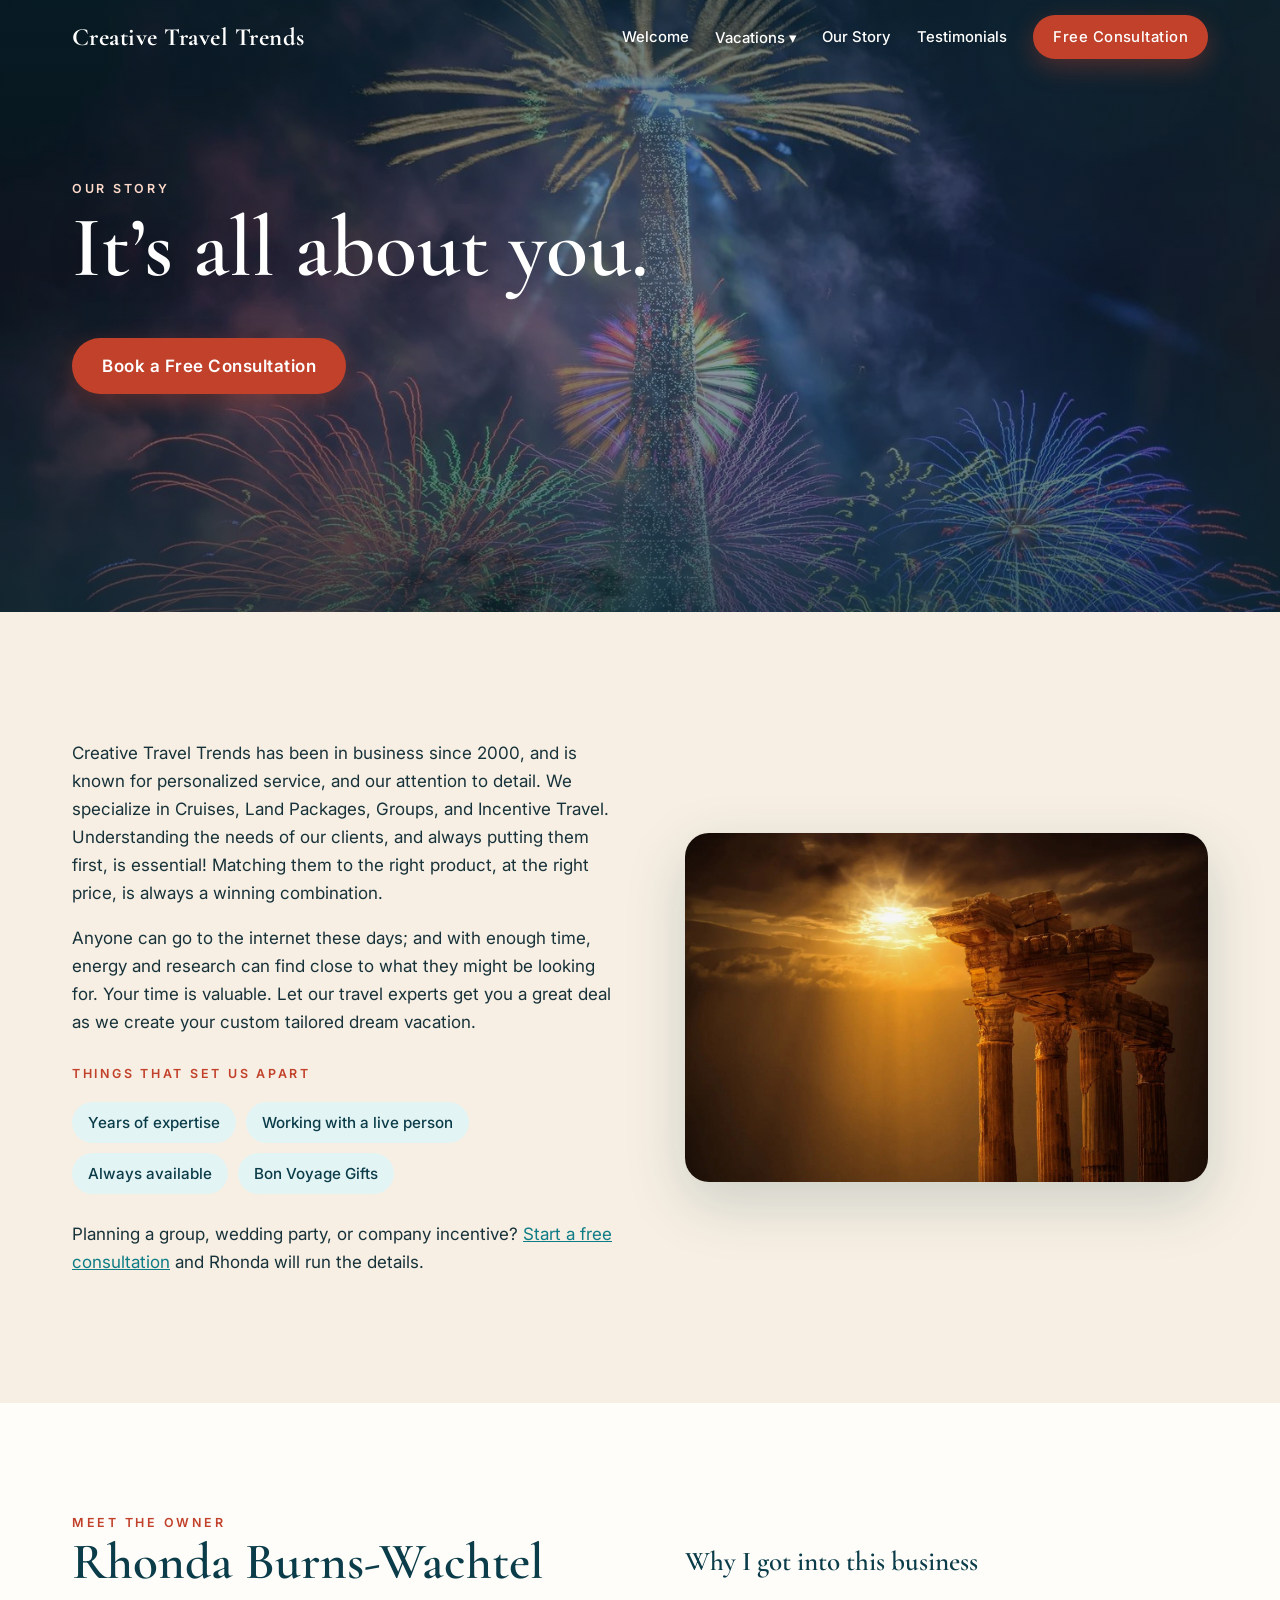
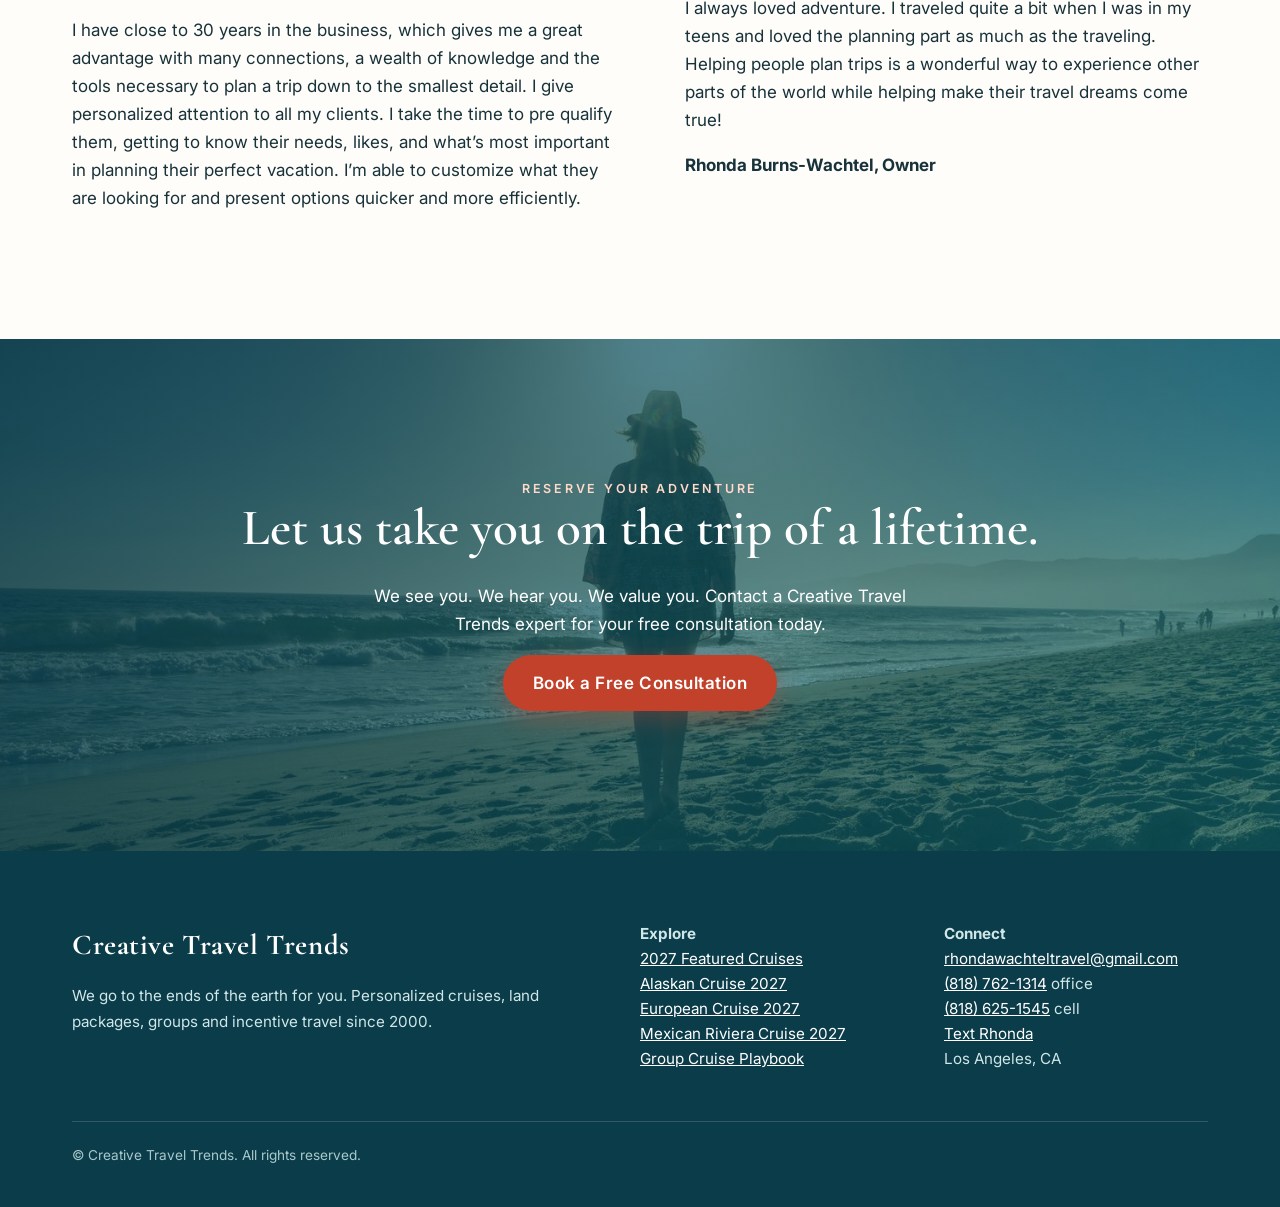
<file: our-story.html>
<!doctype html>
<html lang="en">
<head>
<meta charset="utf-8">
<meta name="viewport" content="width=device-width,initial-scale=1">
<title>Our Story | Creative Travel Trends</title>
<meta name="description" content="Creative Travel Trends has been planning personalized cruises, land packages, groups, and incentive travel since 2000. Meet owner Rhonda Burns-Wachtel.">
<meta property="og:title" content="Our Story | Creative Travel Trends">
<meta property="og:description" content="Creative Travel Trends has been planning personalized cruises, land packages, groups, and incentive travel since 2000. Meet owner Rhonda Burns-Wachtel.">
<meta property="og:url" content="https://www.creativetraveltrends.com/our-story.html">
<meta property="og:type" content="website">
<meta property="og:site_name" content="Creative Travel Trends">
<meta property="og:image" content="https://www.creativetraveltrends.com/img/fireworks.jpg">
<meta property="og:image:type" content="image/jpeg">
<meta property="og:image:alt" content="Fireworks over a night sky">
<meta name="twitter:card" content="summary_large_image">
<meta name="twitter:title" content="Our Story | Creative Travel Trends">
<meta name="twitter:description" content="Creative Travel Trends has been planning personalized cruises, land packages, groups, and incentive travel since 2000. Meet owner Rhonda Burns-Wachtel.">
<meta name="twitter:image" content="https://www.creativetraveltrends.com/img/fireworks.jpg">
<meta name="twitter:image:alt" content="Fireworks over a night sky">
<link rel="preconnect" href="https://fonts.googleapis.com">
<link rel="preconnect" href="https://fonts.gstatic.com" crossorigin>
<link href="https://fonts.googleapis.com/css2?family=Cormorant+Garamond:wght@500;600;700&family=Inter:wght@400;500;600;800&display=swap" rel="stylesheet">
<link rel="stylesheet" href="style.css?v=8">
</head>
<body>
<header class="nav">
<div class="wrap">
<a class="brand" href="index.html">Creative Travel Trends</a>
<button class="burger" aria-label="Menu" aria-expanded="false">&#9776;</button>
<nav class="links" aria-label="Main">
<a href="index.html">Welcome</a>
<div class="drop"><a href="index.html#packages">Vacations &#9662;</a>
<div>
<a href="featured-cruises.html">2027 Featured Cruises</a>
<a href="alaska-cruise.html">Alaskan Cruise</a>
<a href="european-cruise.html">European Cruise</a>
<a href="mexican-riviera.html">Mexican Riviera Cruise</a>
</div></div>
<a href="our-story.html">Our Story</a>
<a href="testimonials.html">Testimonials</a>
<a class="btn" href="connect.html">Free Consultation</a>
</nav>
</div>
</header>
<main>
<section class="hero short" style="background-image:url(img/fireworks.jpg)">
<div class="wrap reveal">
<div class="eyebrow">Our Story</div>
<h1>It&rsquo;s all about you.</h1>
<div class="cta-row"><a class="btn" href="connect.html#consult">Book a Free Consultation</a></div>
</div>
</section>
<section class="sand">
<div class="wrap split">
<div class="reveal">
<p>Creative Travel Trends has been in business since 2000, and is known for personalized service, and our attention to detail. We specialize in Cruises, Land Packages, Groups, and Incentive Travel. Understanding the needs of our clients, and always putting them first, is essential! Matching them to the right product, at the right price, is always a winning combination.</p>
<p>Anyone can go to the internet these days; and with enough time, energy and research can find close to what they might be looking for. Your time is valuable. Let our travel experts get you a great deal as we create your custom tailored dream vacation.</p>
<div class="eyebrow" style="margin-top:28px">Things that set us apart</div>
<ul class="pills"><li>Years of expertise</li><li>Working with a live person</li><li>Always available</li><li>Bon Voyage Gifts</li></ul>
<p style="margin-top:26px">Planning a group, wedding party, or company incentive? <a href="connect.html#consult">Start a free consultation</a> and Rhonda will run the details.</p>
</div>
<img class="reveal" src="img/ancient-sunset.jpg" alt="Sunlit ancient columns at sunset" loading="lazy">
</div>
</section>
<section>
<div class="wrap split">
<div class="reveal">
<div class="eyebrow">Meet the owner</div>
<h2>Rhonda Burns-Wachtel</h2>
<p>I have close to 30 years in the business, which gives me a great advantage with many connections, a wealth of knowledge and the tools necessary to plan a trip down to the smallest detail. I give personalized attention to all my clients. I take the time to pre qualify them, getting to know their needs, likes, and what&rsquo;s most important in planning their perfect vacation. I&rsquo;m able to customize what they are looking for and present options quicker and more efficiently.</p>
</div>
<div class="reveal">
<h3>Why I got into this business</h3>
<p>I always loved adventure. I traveled quite a bit when I was in my teens and loved the planning part as much as the traveling. Helping people plan trips is a wonderful way to experience other parts of the world while helping make their travel dreams come true!</p>
<p><b>Rhonda Burns-Wachtel, Owner</b></p>
</div>
</div>
</section>
<section class="band" style="background-image:url(img/beach-walk.jpg)">
<div class="wrap center reveal">
<div class="eyebrow" style="color:#ffd9c9">Reserve your adventure</div>
<h2>Let us take you on the trip of a lifetime.</h2>
<p style="max-width:560px">We see you. We hear you. We value you. Contact a Creative Travel Trends expert for your free consultation today.</p>
<div class="cta-row" style="justify-content:center">
<a class="btn" href="connect.html#consult">Book a Free Consultation</a>
</div>
</div>
</section>

</main>
<footer>
<div class="wrap">
<div class="fgrid">
<div>
<div class="brand">Creative Travel Trends</div>
<p>We go to the ends of the earth for you. Personalized cruises, land packages, groups and incentive travel since 2000.</p>
</div>
<div><b>Explore</b><br>
<a href="featured-cruises.html">2027 Featured Cruises</a><br>
<a href="alaska-cruise.html">Alaskan Cruise 2027</a><br>
<a href="european-cruise.html">European Cruise 2027</a><br>
<a href="mexican-riviera.html">Mexican Riviera Cruise 2027</a><br>
<a href="group-cruise-playbook.html">Group Cruise Playbook</a>
</div>
<div><b>Connect</b><br>
<a href="mailto:rhondawachteltravel@gmail.com">rhondawachteltravel@gmail.com</a><br>
<a href="tel:+18187621314">(818) 762-1314</a> office<br>
<a href="tel:+18186251545">(818) 625-1545</a> cell<br>
<a href="sms:8186251545?&body=Hi%20Rhonda%21%20I%20would%20like%20a%20free%20consultation%20about%20the%202027%20Virgin%20Voyages%20cruises.">Text Rhonda</a><br>
Los Angeles, CA
</div>
</div>
<div class="fine">&copy; Creative Travel Trends. All rights reserved.</div>
</div>
</footer>
<script src="main.js"></script>
</body>
</html>
</file>
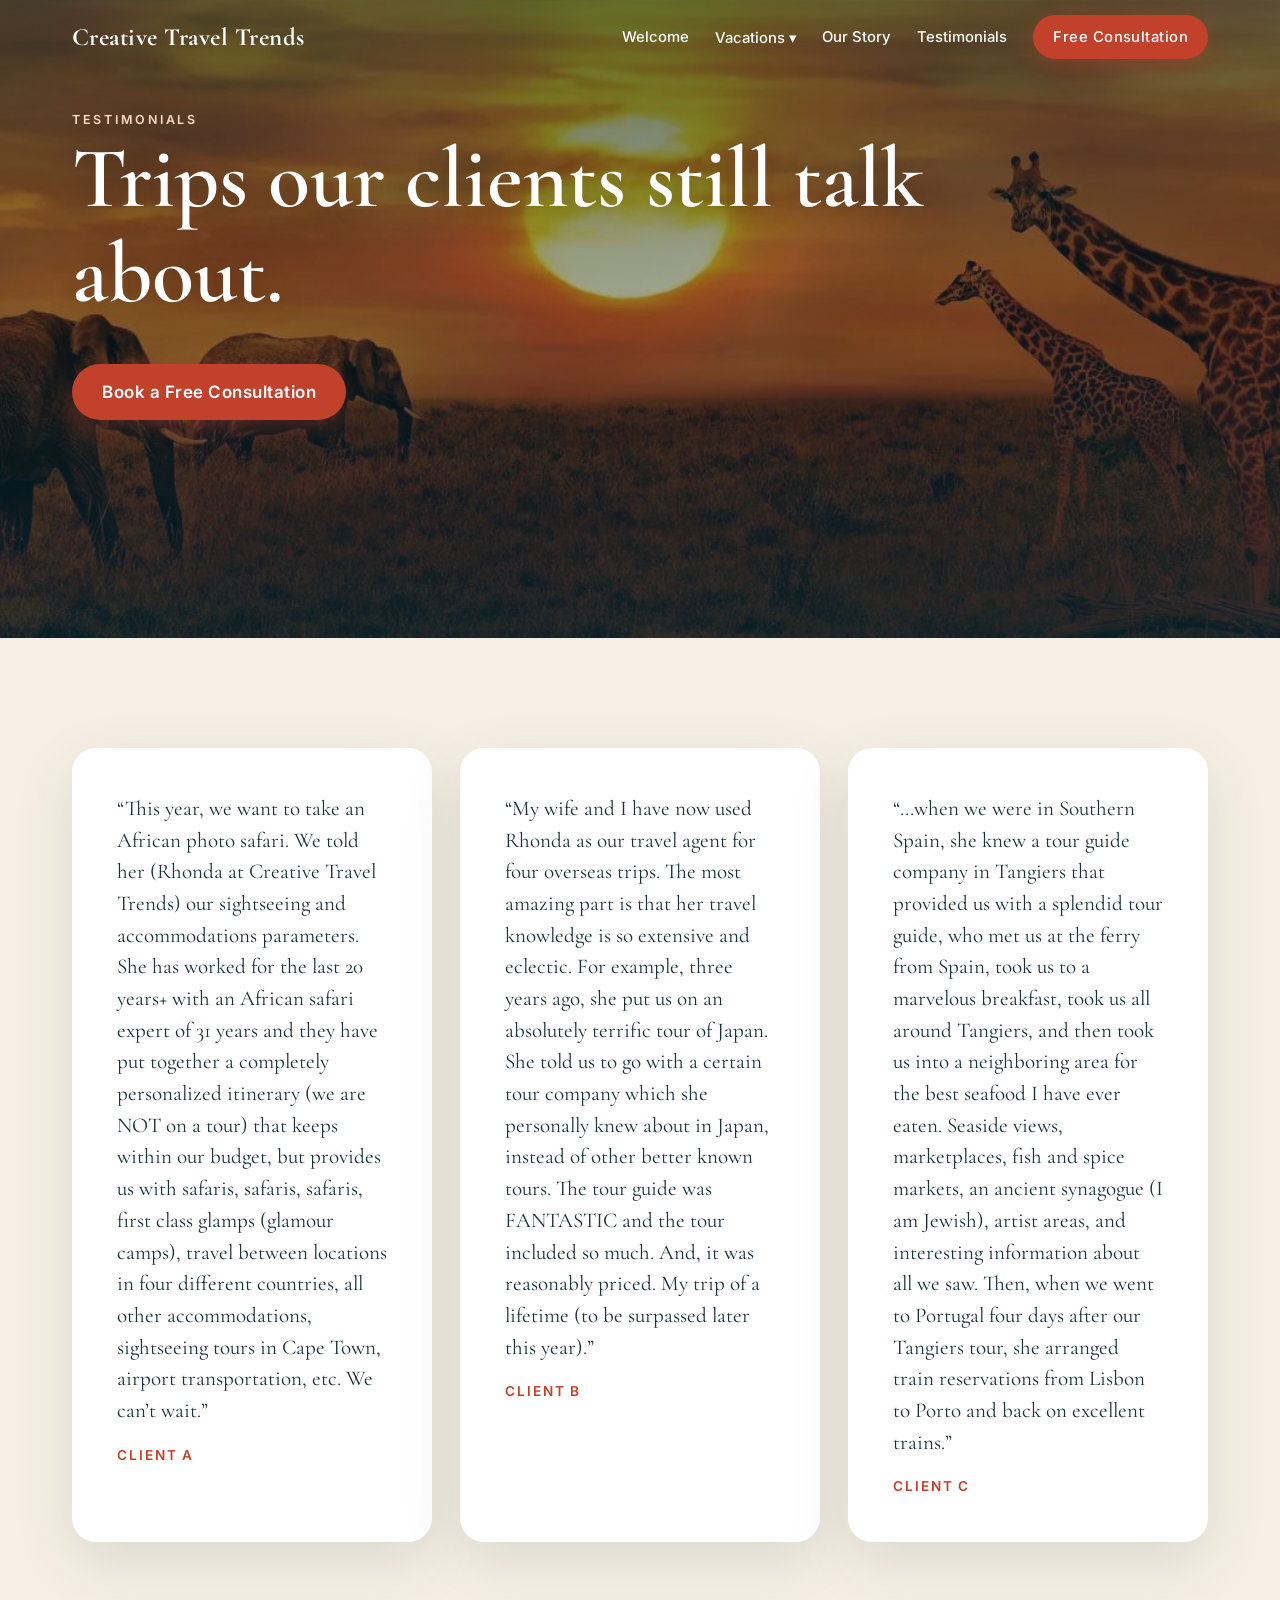
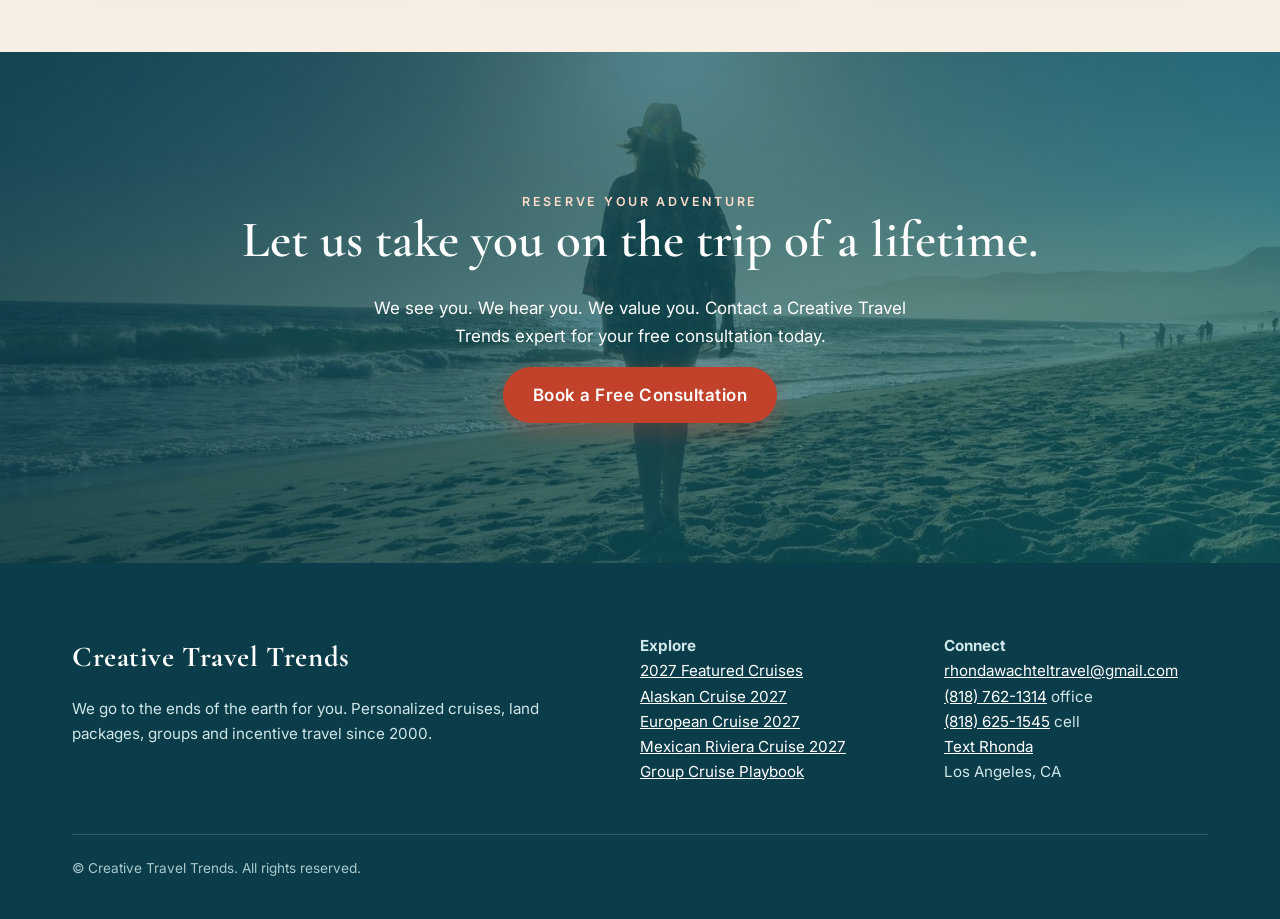
<file: testimonials.html>
<!doctype html>
<html lang="en">
<head>
<meta charset="utf-8">
<meta name="viewport" content="width=device-width,initial-scale=1">
<title>Testimonials | Creative Travel Trends</title>
<meta name="description" content="Client notes about trips planned by Rhonda at Creative Travel Trends, a Los Angeles travel agency in business since 2000.">
<meta property="og:title" content="Testimonials | Creative Travel Trends">
<meta property="og:description" content="Client notes about trips planned by Rhonda at Creative Travel Trends, a Los Angeles travel agency in business since 2000.">
<meta property="og:url" content="https://www.creativetraveltrends.com/testimonials.html">
<meta property="og:type" content="website">
<meta property="og:site_name" content="Creative Travel Trends">
<meta property="og:image" content="https://www.creativetraveltrends.com/img/safari.jpg">
<meta property="og:image:type" content="image/jpeg">
<meta property="og:image:alt" content="Travelers on a safari landscape">
<meta name="twitter:card" content="summary_large_image">
<meta name="twitter:title" content="Testimonials | Creative Travel Trends">
<meta name="twitter:description" content="Client notes about trips planned by Rhonda at Creative Travel Trends, a Los Angeles travel agency in business since 2000.">
<meta name="twitter:image" content="https://www.creativetraveltrends.com/img/safari.jpg">
<meta name="twitter:image:alt" content="Travelers on a safari landscape">
<link rel="preconnect" href="https://fonts.googleapis.com">
<link rel="preconnect" href="https://fonts.gstatic.com" crossorigin>
<link href="https://fonts.googleapis.com/css2?family=Cormorant+Garamond:wght@500;600;700&family=Inter:wght@400;500;600;800&display=swap" rel="stylesheet">
<link rel="stylesheet" href="style.css?v=8">
</head>
<body>
<header class="nav">
<div class="wrap">
<a class="brand" href="index.html">Creative Travel Trends</a>
<button class="burger" aria-label="Menu" aria-expanded="false">&#9776;</button>
<nav class="links" aria-label="Main">
<a href="index.html">Welcome</a>
<div class="drop"><a href="index.html#packages">Vacations &#9662;</a>
<div>
<a href="featured-cruises.html">2027 Featured Cruises</a>
<a href="alaska-cruise.html">Alaskan Cruise</a>
<a href="european-cruise.html">European Cruise</a>
<a href="mexican-riviera.html">Mexican Riviera Cruise</a>
</div></div>
<a href="our-story.html">Our Story</a>
<a href="testimonials.html">Testimonials</a>
<a class="btn" href="connect.html">Free Consultation</a>
</nav>
</div>
</header>
<main>
<section class="hero short" style="background-image:url(img/safari.jpg)">
<div class="wrap reveal">
<div class="eyebrow">Testimonials</div>
<h1>Trips our clients still talk about.</h1>
<div class="cta-row"><a class="btn" href="connect.html#consult">Book a Free Consultation</a></div>
</div>
</section>
<section class="sand">
<div class="wrap grid">
<div class="glass reveal" style="background:#fff">
<blockquote>&ldquo;This year, we want to take an African photo safari. We told her (Rhonda at Creative Travel Trends) our sightseeing and accommodations parameters. She has worked for the last 20 years+ with an African safari expert of 31 years and they have put together a completely personalized itinerary (we are NOT on a tour) that keeps within our budget, but provides us with safaris, safaris, safaris, first class glamps (glamour camps), travel between locations in four different countries, all other accommodations, sightseeing tours in Cape Town, airport transportation, etc. We can&rsquo;t wait.&rdquo;<cite>Client A</cite></blockquote>
</div>
<div class="glass reveal" style="background:#fff">
<blockquote>&ldquo;My wife and I have now used Rhonda as our travel agent for four overseas trips. The most amazing part is that her travel knowledge is so extensive and eclectic. For example, three years ago, she put us on an absolutely terrific tour of Japan. She told us to go with a certain tour company which she personally knew about in Japan, instead of other better known tours. The tour guide was FANTASTIC and the tour included so much. And, it was reasonably priced. My trip of a lifetime (to be surpassed later this year).&rdquo;<cite>Client B</cite></blockquote>
</div>
<div class="glass reveal" style="background:#fff">
<blockquote>&ldquo;...when we were in Southern Spain, she knew a tour guide company in Tangiers that provided us with a splendid tour guide, who met us at the ferry from Spain, took us to a marvelous breakfast, took us all around Tangiers, and then took us into a neighboring area for the best seafood I have ever eaten. Seaside views, marketplaces, fish and spice markets, an ancient synagogue (I am Jewish), artist areas, and interesting information about all we saw. Then, when we went to Portugal four days after our Tangiers tour, she arranged train reservations from Lisbon to Porto and back on excellent trains.&rdquo;<cite>Client C</cite></blockquote>
</div>
</div>
</section>
<section class="band" style="background-image:url(img/beach-walk.jpg)">
<div class="wrap center reveal">
<div class="eyebrow" style="color:#ffd9c9">Reserve your adventure</div>
<h2>Let us take you on the trip of a lifetime.</h2>
<p style="max-width:560px">We see you. We hear you. We value you. Contact a Creative Travel Trends expert for your free consultation today.</p>
<div class="cta-row" style="justify-content:center">
<a class="btn" href="connect.html#consult">Book a Free Consultation</a>
</div>
</div>
</section>

</main>
<footer>
<div class="wrap">
<div class="fgrid">
<div>
<div class="brand">Creative Travel Trends</div>
<p>We go to the ends of the earth for you. Personalized cruises, land packages, groups and incentive travel since 2000.</p>
</div>
<div><b>Explore</b><br>
<a href="featured-cruises.html">2027 Featured Cruises</a><br>
<a href="alaska-cruise.html">Alaskan Cruise 2027</a><br>
<a href="european-cruise.html">European Cruise 2027</a><br>
<a href="mexican-riviera.html">Mexican Riviera Cruise 2027</a><br>
<a href="group-cruise-playbook.html">Group Cruise Playbook</a>
</div>
<div><b>Connect</b><br>
<a href="mailto:rhondawachteltravel@gmail.com">rhondawachteltravel@gmail.com</a><br>
<a href="tel:+18187621314">(818) 762-1314</a> office<br>
<a href="tel:+18186251545">(818) 625-1545</a> cell<br>
<a href="sms:8186251545?&body=Hi%20Rhonda%21%20I%20would%20like%20a%20free%20consultation%20about%20the%202027%20Virgin%20Voyages%20cruises.">Text Rhonda</a><br>
Los Angeles, CA
</div>
</div>
<div class="fine">&copy; Creative Travel Trends. All rights reserved.</div>
</div>
</footer>
<script src="main.js"></script>
</body>
</html>
</file>
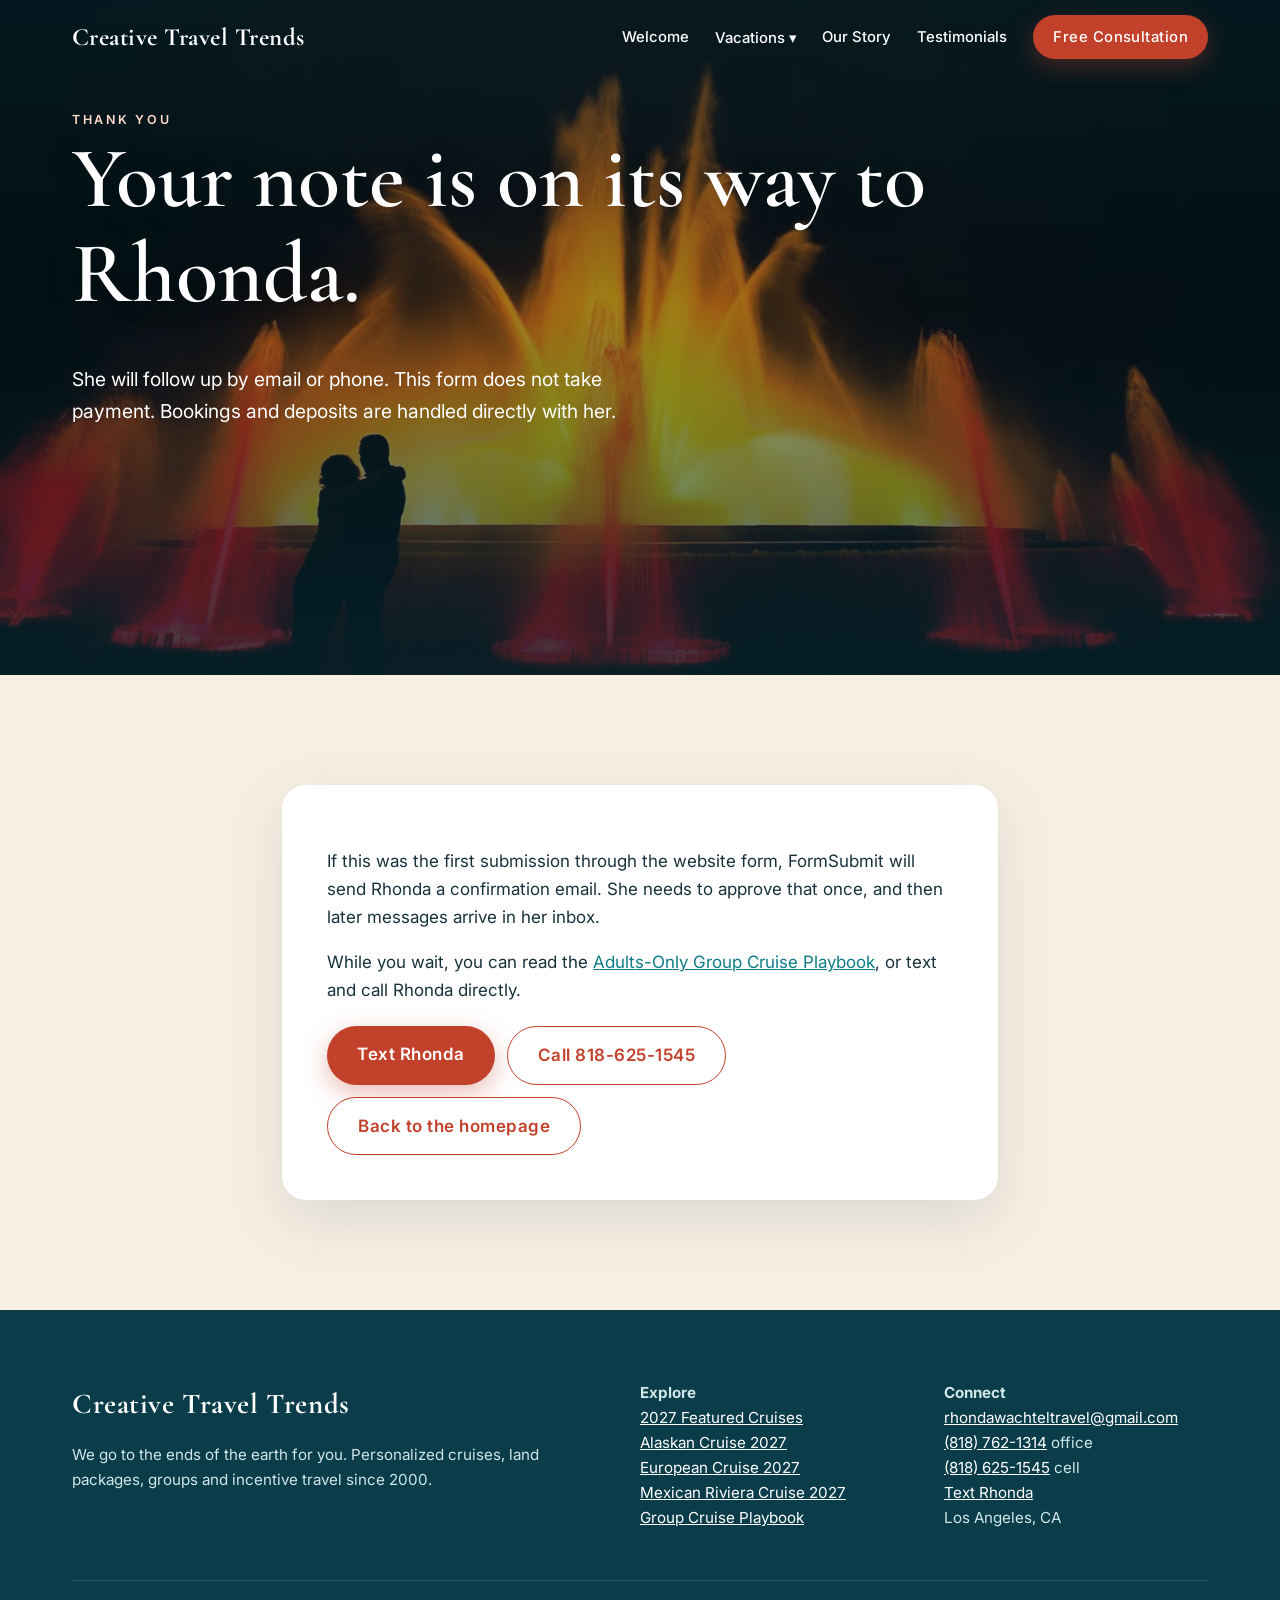
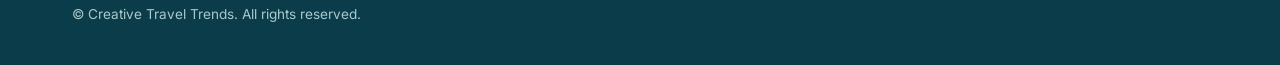
<file: thanks.html>
<!doctype html>
<html lang="en">
<head>
<meta charset="utf-8">
<meta name="viewport" content="width=device-width,initial-scale=1">
<title>Thank you | Creative Travel Trends</title>
<meta name="description" content="Thank you for contacting Creative Travel Trends. Rhonda will follow up about your consultation or playbook request.">
<meta property="og:title" content="Thank you | Creative Travel Trends">
<meta property="og:description" content="Thank you for contacting Creative Travel Trends. Rhonda will follow up about your consultation or playbook request.">
<meta property="og:url" content="https://www.creativetraveltrends.com/thanks.html">
<meta property="og:type" content="website">
<meta property="og:site_name" content="Creative Travel Trends">
<meta property="og:image" content="https://www.creativetraveltrends.com/img/fountain-couple.jpg">
<meta property="og:image:type" content="image/jpeg">
<meta property="og:image:alt" content="Couple silhouetted by a glowing fountain">
<meta name="twitter:card" content="summary_large_image">
<meta name="twitter:title" content="Thank you | Creative Travel Trends">
<meta name="twitter:description" content="Thank you for contacting Creative Travel Trends. Rhonda will follow up about your consultation or playbook request.">
<meta name="twitter:image" content="https://www.creativetraveltrends.com/img/fountain-couple.jpg">
<meta name="twitter:image:alt" content="Couple silhouetted by a glowing fountain">
<link rel="preconnect" href="https://fonts.googleapis.com">
<link rel="preconnect" href="https://fonts.gstatic.com" crossorigin>
<link href="https://fonts.googleapis.com/css2?family=Cormorant+Garamond:wght@500;600;700&family=Inter:wght@400;500;600;800&display=swap" rel="stylesheet">
<link rel="stylesheet" href="style.css?v=8">
</head>
<body>
<header class="nav">
<div class="wrap">
<a class="brand" href="index.html">Creative Travel Trends</a>
<button class="burger" aria-label="Menu" aria-expanded="false">&#9776;</button>
<nav class="links" aria-label="Main">
<a href="index.html">Welcome</a>
<div class="drop"><a href="index.html#packages">Vacations &#9662;</a>
<div>
<a href="featured-cruises.html">2027 Featured Cruises</a>
<a href="alaska-cruise.html">Alaskan Cruise</a>
<a href="european-cruise.html">European Cruise</a>
<a href="mexican-riviera.html">Mexican Riviera Cruise</a>
</div></div>
<a href="our-story.html">Our Story</a>
<a href="testimonials.html">Testimonials</a>
<a class="btn" href="connect.html">Free Consultation</a>
</nav>
</div>
</header>
<main>
<section class="hero short" style="background-image:url(img/fountain-couple.jpg)">
<div class="wrap reveal">
<div class="eyebrow">Thank you</div>
<h1>Your note is on its way to Rhonda.</h1>
<p class="lead">She will follow up by email or phone. This form does not take payment. Bookings and deposits are handled directly with her.</p>
</div>
</section>
<section class="sand">
<div class="wrap" style="max-width:760px">
<div class="glass reveal" style="background:#fff">
<p>If this was the first submission through the website form, FormSubmit will send Rhonda a confirmation email. She needs to approve that once, and then later messages arrive in her inbox.</p>
<p>While you wait, you can read the <a href="group-cruise-playbook.html">Adults-Only Group Cruise Playbook</a>, or text and call Rhonda directly.</p>
<div class="cactions" style="margin-top:22px">
<a class="btn" href="sms:8186251545?&body=Hi%20Rhonda%21%20I%20just%20sent%20a%20note%20through%20the%20website%20and%20would%20like%20a%20free%20consultation.">Text Rhonda</a>
<a class="btn ghost2" href="tel:8186251545">Call 818-625-1545</a>
<a class="btn ghost2" href="index.html">Back to the homepage</a>
</div>
</div>
</div>
</section>
</main>
<footer>
<div class="wrap">
<div class="fgrid">
<div>
<div class="brand">Creative Travel Trends</div>
<p>We go to the ends of the earth for you. Personalized cruises, land packages, groups and incentive travel since 2000.</p>
</div>
<div><b>Explore</b><br>
<a href="featured-cruises.html">2027 Featured Cruises</a><br>
<a href="alaska-cruise.html">Alaskan Cruise 2027</a><br>
<a href="european-cruise.html">European Cruise 2027</a><br>
<a href="mexican-riviera.html">Mexican Riviera Cruise 2027</a><br>
<a href="group-cruise-playbook.html">Group Cruise Playbook</a>
</div>
<div><b>Connect</b><br>
<a href="mailto:rhondawachteltravel@gmail.com">rhondawachteltravel@gmail.com</a><br>
<a href="tel:+18187621314">(818) 762-1314</a> office<br>
<a href="tel:+18186251545">(818) 625-1545</a> cell<br>
<a href="sms:8186251545?&body=Hi%20Rhonda%21%20I%20would%20like%20a%20free%20consultation%20about%20the%202027%20Virgin%20Voyages%20cruises.">Text Rhonda</a><br>
Los Angeles, CA
</div>
</div>
<div class="fine">&copy; Creative Travel Trends. All rights reserved.</div>
</div>
</footer>
<script src="main.js"></script>
</body>
</html>
</file>
<file: style.css>
:root{--ocean:#0e7c86;--deep:#0b3c49;--sand:#f7efe3;--coral:#e8664f;--coral-d:#c2412b;--ink:#17323a;--muted:#4a636a;--glass:rgba(255,255,255,.72)}
*{box-sizing:border-box}html{scroll-behavior:smooth}
body{margin:0;font-family:"Inter",system-ui,sans-serif;color:var(--ink);background:#fffdf9;line-height:1.65;font-size:17px}
img{max-width:100%;display:block}
h1,h2,h3{font-family:"Cormorant Garamond",Georgia,serif;font-weight:600;line-height:1.1;margin:0 0 .5em;color:var(--deep)}
h1{font-size:clamp(2.6rem,7vw,5.4rem)}h2{font-size:clamp(2rem,4.5vw,3.2rem)}h3{font-size:1.7rem}
a{color:var(--ocean)}
.eyebrow{font-size:.78rem;letter-spacing:.22em;text-transform:uppercase;font-weight:600;color:var(--coral-d)}
.wrap{max-width:1180px;margin:0 auto;padding:0 22px}
header.nav{position:fixed;inset:0 0 auto;z-index:50;transition:.35s}
header.nav .wrap{display:flex;align-items:center;justify-content:space-between;height:74px}
header.nav.solid{background:rgba(255,253,249,.88);backdrop-filter:blur(14px);box-shadow:0 2px 20px rgba(11,60,73,.08)}
.brand{font-family:"Cormorant Garamond",serif;font-size:1.55rem;font-weight:700;color:#fff;text-decoration:none;letter-spacing:.02em}
.solid .brand,.solid .links a{color:var(--deep)}
.links{display:flex;gap:26px;align-items:center}
.links a{color:#fff;text-decoration:none;font-size:.93rem;font-weight:500}
.links a:hover{color:var(--coral)}
.drop{position:relative}.drop>div{position:absolute;top:100%;left:-16px;background:#fff;border-radius:14px;padding:10px;min-width:200px;box-shadow:0 14px 40px rgba(0,0,0,.14);display:none}
.drop:hover>div,.drop:focus-within>div{display:block}.drop>div a{display:block;color:var(--deep)!important;padding:7px 12px;border-radius:8px}.drop>div a:hover{background:var(--sand)}
.btn{display:inline-block;background:var(--coral-d);color:#fff!important;padding:14px 30px;border-radius:999px;text-decoration:none;font-weight:600;letter-spacing:.03em;transition:transform .25s,box-shadow .25s;box-shadow:0 8px 24px rgba(194,65,43,.35)}
.btn:hover{transform:translateY(-2px);box-shadow:0 12px 30px rgba(194,65,43,.45)}
.btn.ghost{background:rgba(255,255,255,.15);border:1.5px solid #fff;box-shadow:none;backdrop-filter:blur(6px)}
.links .btn{padding:10px 20px}
.burger{display:none;background:none;border:0;color:#fff;font-size:1.8rem;cursor:pointer}.solid .burger{color:var(--deep)}
.hero{position:relative;min-height:100vh;display:flex;align-items:flex-end;color:#fff;background:var(--deep) center/cover}
.hero.short{min-height:68vh}
.hero::after{content:"";position:absolute;inset:0;background:linear-gradient(180deg,rgba(6,40,50,.62) 0%,rgba(6,40,50,.38) 45%,rgba(6,40,50,.75) 100%)}
.hero .wrap{position:relative;z-index:2;padding-bottom:12vh;width:100%}
.hero h1{color:#fff;max-width:900px;text-shadow:0 2px 30px rgba(0,0,0,.3)}
.hero .eyebrow{color:#ffd9c9}.hero p.lead{font-size:1.2rem;max-width:560px;margin:0 0 30px}
.cta-row{display:flex;gap:14px;flex-wrap:wrap}
section{padding:110px 0}.sand{background:var(--sand)}
.center{text-align:center}.center p{margin-left:auto;margin-right:auto}
.grid{display:grid;gap:28px;grid-template-columns:repeat(auto-fit,minmax(300px,1fr))}
.card{background:#fff;border-radius:22px;overflow:hidden;box-shadow:0 10px 40px rgba(11,60,73,.09);transition:transform .35s,box-shadow .35s;display:flex;flex-direction:column}
.card:hover{transform:translateY(-6px);box-shadow:0 20px 50px rgba(11,60,73,.16)}
.card img{aspect-ratio:4/3;object-fit:cover;width:100%}
.card .body{padding:26px 26px 30px;flex:1;display:flex;flex-direction:column}
.card .body p{color:var(--muted);margin:0 0 18px}.card .body a.more{margin-top:auto;font-weight:600;color:var(--coral-d);text-decoration:none}
.meta{font-size:.85rem;color:var(--ocean);font-weight:600;letter-spacing:.06em;text-transform:uppercase;margin-bottom:6px}
.band{position:relative;color:#fff;background:center/cover;padding:140px 0}
.band::before{content:"";position:absolute;inset:0;background:linear-gradient(120deg,rgba(11,60,73,.85),rgba(14,124,134,.55))}
.band .wrap{position:relative}.band h2{color:#fff}
.glass{background:var(--glass);backdrop-filter:blur(16px);border:1px solid rgba(255,255,255,.6);border-radius:24px;padding:44px;box-shadow:0 20px 60px rgba(11,60,73,.12)}
.split{display:grid;grid-template-columns:1.05fr 1fr;gap:64px;align-items:center}
.split img{border-radius:24px;box-shadow:0 20px 60px rgba(11,60,73,.18)}
.pills{display:flex;flex-wrap:wrap;gap:10px;padding:0;list-style:none}
.pills li{background:#e3f4f4;color:var(--deep);padding:8px 16px;border-radius:999px;font-weight:500;font-size:.95rem}
blockquote{margin:0;font-family:"Cormorant Garamond",serif;font-size:1.32rem;line-height:1.5;color:var(--ink)}
blockquote cite{display:block;margin-top:18px;font-family:Inter,sans-serif;font-style:normal;font-size:.85rem;letter-spacing:.14em;text-transform:uppercase;color:var(--coral-d);font-weight:600}
.contact-list{list-style:none;padding:0;margin:0}.contact-list li{padding:16px 0;border-bottom:1px solid rgba(11,60,73,.12)}
.contact-list b{display:block;font-size:.78rem;letter-spacing:.18em;text-transform:uppercase;color:var(--coral-d)}
.contact-list a{font-size:1.2rem;color:var(--deep);text-decoration:none;font-weight:500;word-break:break-word}
footer{background:var(--deep);color:#cfe7e9;padding:70px 0 40px;font-size:.95rem}
footer a{color:#fff}footer .brand{font-size:1.8rem}
.fgrid{display:grid;grid-template-columns:2fr 1fr 1fr;gap:40px}
.fine{margin-top:50px;border-top:1px solid rgba(255,255,255,.15);padding-top:22px;font-size:.85rem;color:#a9c9cc}
.reveal{opacity:0;transform:translateY(28px);transition:opacity .9s ease,transform .9s ease}.reveal.in{opacity:1;transform:none}
@media (prefers-reduced-motion:reduce){.reveal{opacity:1;transform:none;transition:none}*{scroll-behavior:auto}}
@media (max-width:880px){
 .burger{display:block}.links{position:fixed;inset:74px 0 auto;background:#fffdf9;flex-direction:column;align-items:flex-start;padding:24px;gap:16px;display:none;box-shadow:0 20px 40px rgba(0,0,0,.12)}
 .links.open{display:flex}.links a{color:var(--deep)}.drop>div{position:static;display:block;box-shadow:none;padding:4px 0 0 10px}
 header.nav.menu{background:#fffdf9}header.nav.menu .brand,header.nav.menu .burger{color:var(--deep)}
 .split,.fgrid{grid-template-columns:1fr;gap:36px}section{padding:76px 0}.band{background-attachment:scroll;padding:96px 0}.glass{padding:28px}
}

.cruises{display:grid;gap:40px}
.cruise{display:grid;grid-template-columns:minmax(0,380px) 1fr;gap:44px;background:#fff;border-radius:24px;padding:28px;box-shadow:0 10px 40px rgba(11,60,73,.09);align-items:center}
.flyer{position:relative;display:block;border-radius:16px;overflow:hidden;cursor:zoom-in}
.flyer img{width:100%;height:auto}
.flyer span{position:absolute;bottom:10px;right:10px;background:rgba(11,60,73,.8);color:#fff;font-size:.78rem;padding:5px 12px;border-radius:999px}
.cruise .route{color:var(--muted);margin:0 0 12px}.cruise .price{font-size:1.25rem;font-weight:600;color:var(--deep);margin:0 0 16px}
.cactions{display:flex;flex-wrap:wrap;gap:12px;margin-top:22px}
.btn.ghost2{background:#fff;color:var(--coral-d)!important;border:1.5px solid var(--coral-d);box-shadow:none}
.note{margin-top:34px;color:var(--muted);font-size:.9rem}
#zoom{border:0;padding:0;background:transparent;max-width:96vw;max-height:96vh}#zoom::backdrop{background:rgba(6,30,38,.85)}
#zoom img{max-width:96vw;max-height:92vh;width:auto;border-radius:12px}
#zoom button{position:absolute;top:6px;right:10px;background:rgba(0,0,0,.6);color:#fff;border:0;font-size:1.8rem;border-radius:50%;width:44px;height:44px;cursor:pointer}
@media (max-width:880px){.cruise{grid-template-columns:1fr;gap:22px;padding:18px}.cactions{gap:8px}.cactions .btn{flex:1 1 auto;text-align:center;padding:12px 14px;white-space:nowrap;font-size:.92rem}}

/* Bigger cruise titles */
.cruise .cbody h3{font-family:Inter,sans-serif!important;font-size:clamp(2.3rem,4.2vw,3.4rem)!important;line-height:1.02;font-weight:800!important;text-transform:uppercase;letter-spacing:.01em;color:var(--coral-d)!important;margin:.15em 0 .35em}
.cruise .cbody .meta{font-size:1.05rem;font-weight:600}
@media (max-width:640px){.cruise .cbody h3{font-size:2.2rem!important}}

.flyer-solo{padding:56px 0;text-align:center}.flyer-solo img{width:100%;max-width:620px;border-radius:18px;box-shadow:0 18px 50px rgba(11,60,73,.25)}.flyer-solo p{margin-top:24px}
.flyer-solo .wrap{display:flex;flex-direction:column;align-items:center}.flyer-solo a:first-child{display:block;width:100%;max-width:620px;margin:0 auto}.flyer-solo img{display:block;margin:0 auto}

.cdetails h2{font-size:2.4rem;margin:.2em 0}.cdetails .lead2{font-size:1.15rem;color:var(--muted);margin-bottom:28px}
.dgrid{display:grid;grid-template-columns:1fr 1fr;gap:28px}.dbox{background:#fff;border-radius:18px;padding:28px;box-shadow:0 10px 30px rgba(11,60,73,.08)}
.dbox h3{font-family:Inter,sans-serif;font-weight:800;text-transform:uppercase;letter-spacing:.06em;font-size:1rem;color:var(--coral-d);margin:0 0 14px}
.itin{list-style:none;padding:0;margin:0}.itin li{display:flex;gap:16px;padding:10px 0;border-bottom:1px solid #eee}.itin li:last-child{border:0}.itin b{min-width:84px;color:var(--ocean)}
.bigprice{font-family:Inter,sans-serif;font-weight:800;font-size:2.2rem;color:var(--deep)}.pnote{color:var(--muted);margin:4px 0 22px}
.perks{padding-left:20px;margin:0}.perks li{margin:6px 0}
.cdetails .cactions{display:flex;flex-wrap:wrap;gap:12px;justify-content:center;margin-top:32px}.fine2{text-align:center;color:var(--muted);font-size:.85rem;margin-top:14px}
@media (max-width:760px){.dgrid{grid-template-columns:1fr}.cdetails h2{font-size:2rem}}
.itin li{display:grid!important;grid-template-columns:110px 1fr;gap:16px;align-items:baseline}.itin b{min-width:0!important}

/* Forms and conversion updates */
button.btn{border:0;cursor:pointer;font:inherit}
.lead-form,.signup-form{display:grid;gap:16px;margin-top:22px}
.lead-form label,.signup-form label{display:block;font-size:.78rem;letter-spacing:.14em;text-transform:uppercase;font-weight:600;color:var(--coral-d);margin-bottom:6px}
.lead-form input,.lead-form select,.lead-form textarea,
.signup-form input,.signup-form select,.signup-form textarea{
  width:100%;padding:12px 14px;border:1.5px solid rgba(11,60,73,.18);border-radius:12px;font:inherit;color:var(--ink);background:#fff
}
.lead-form input:focus,.lead-form select:focus,.lead-form textarea:focus,
.signup-form input:focus,.signup-form select:focus,.signup-form textarea:focus{
  outline:2px solid var(--ocean);outline-offset:1px
}
.lead-form textarea{min-height:120px;resize:vertical}
.field-row{display:grid;grid-template-columns:1fr 1fr;gap:16px}
.form-note{font-size:.88rem;color:var(--muted);margin:0}
.honey{position:absolute;left:-9999px;width:1px;height:1px;overflow:hidden}
.coming{color:var(--deep);font-weight:600;font-size:.95rem;margin:0 0 18px}
.coming-banner{background:#e3f4f4;color:var(--deep);font-weight:600;padding:14px 18px;border-radius:14px;margin:0 0 28px}
.bigprice{font-size:clamp(1.4rem,3vw,2rem);line-height:1.25}
.cruise-photo{display:block;border-radius:16px;overflow:hidden}
.cruise-photo img{width:100%;height:100%;aspect-ratio:4/3;object-fit:cover}
.playbook h2{margin-top:.2em}
@media (max-width:760px){
  .field-row{grid-template-columns:1fr}
}
.itin li{grid-template-columns:120px 1fr}
</file>
